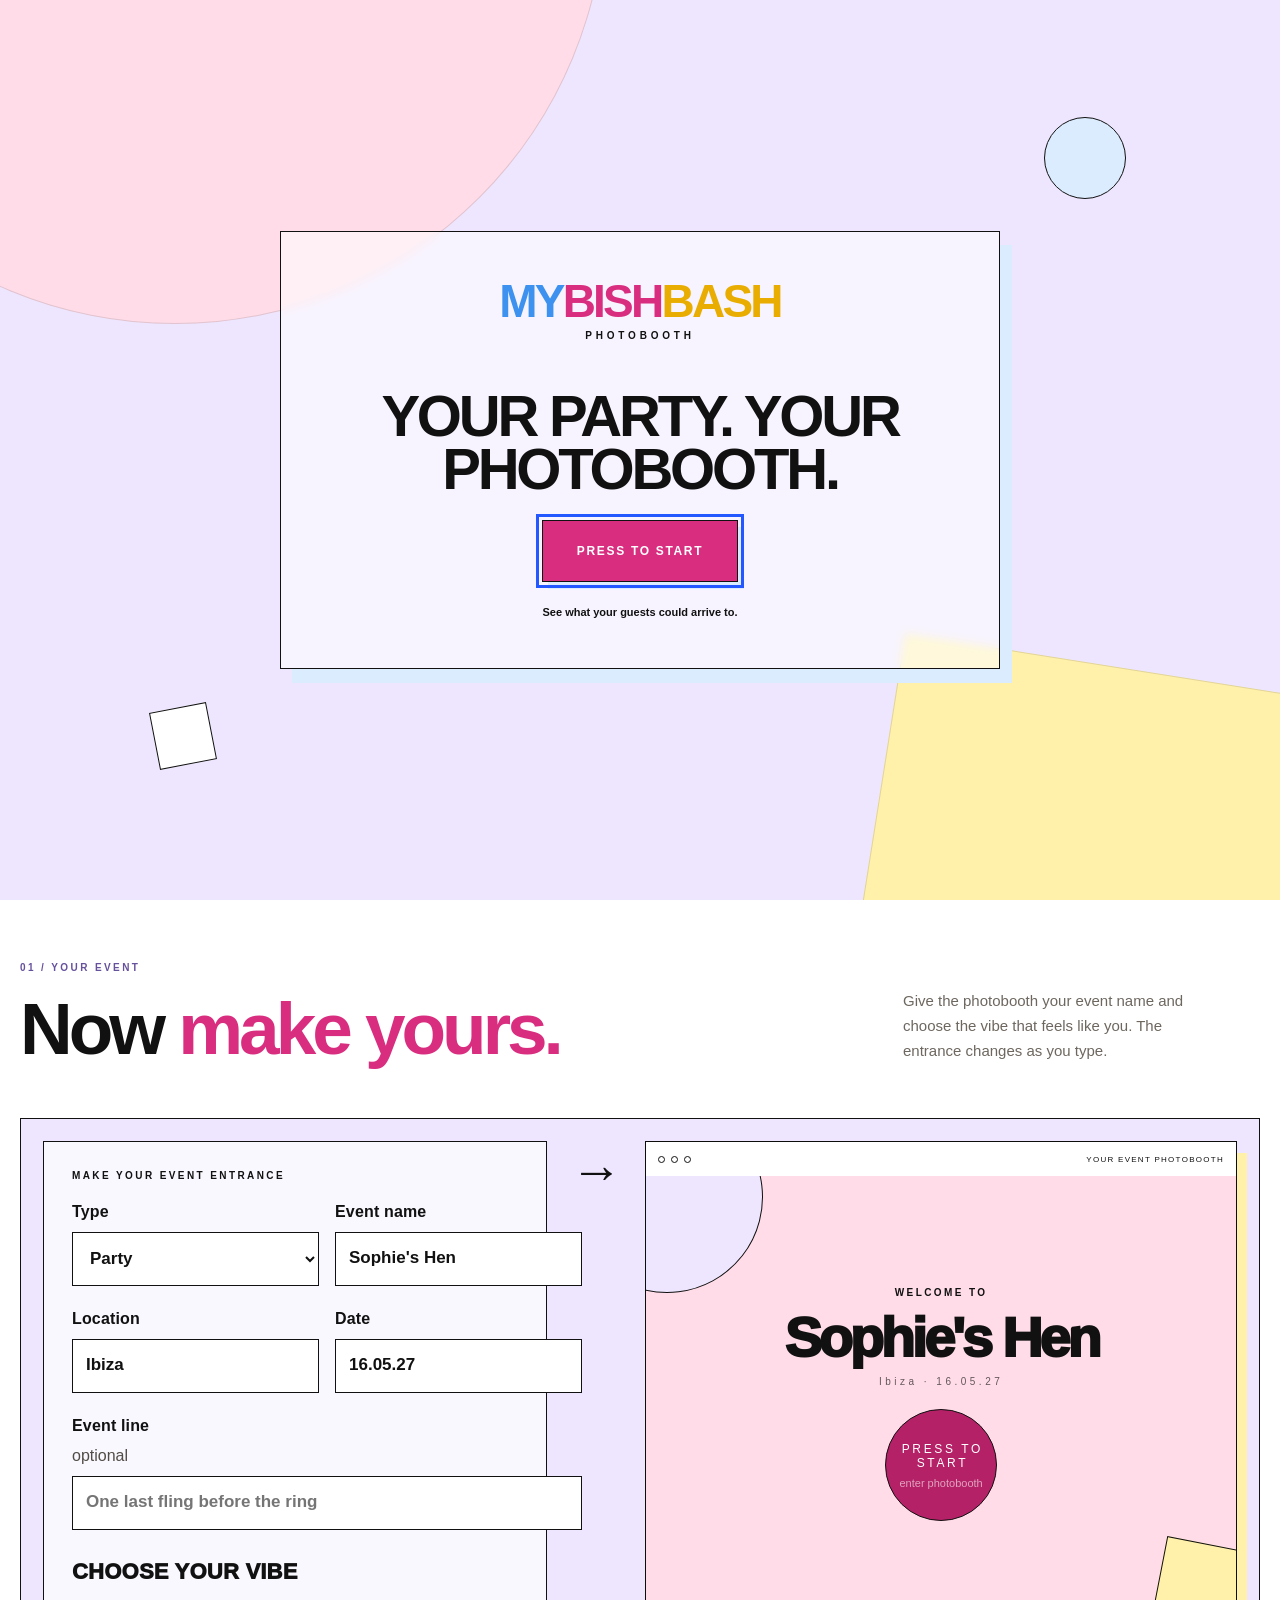
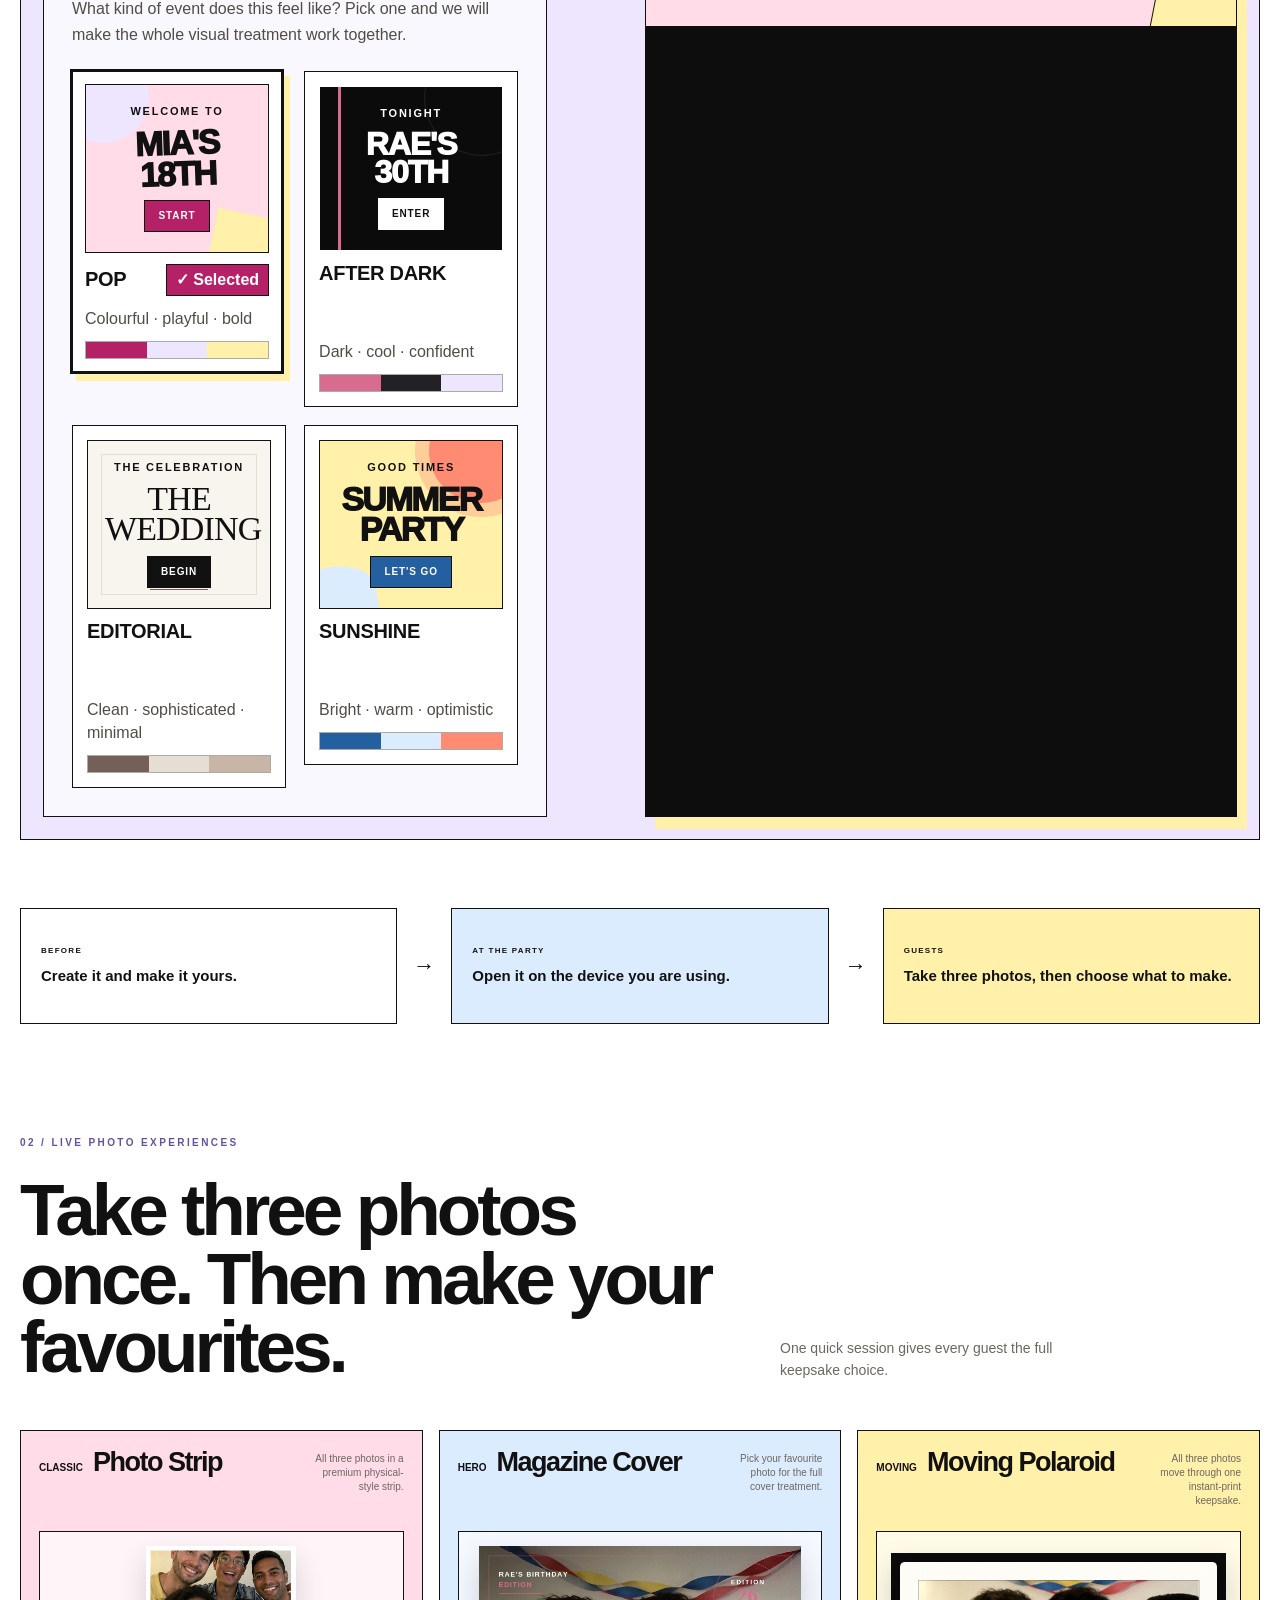
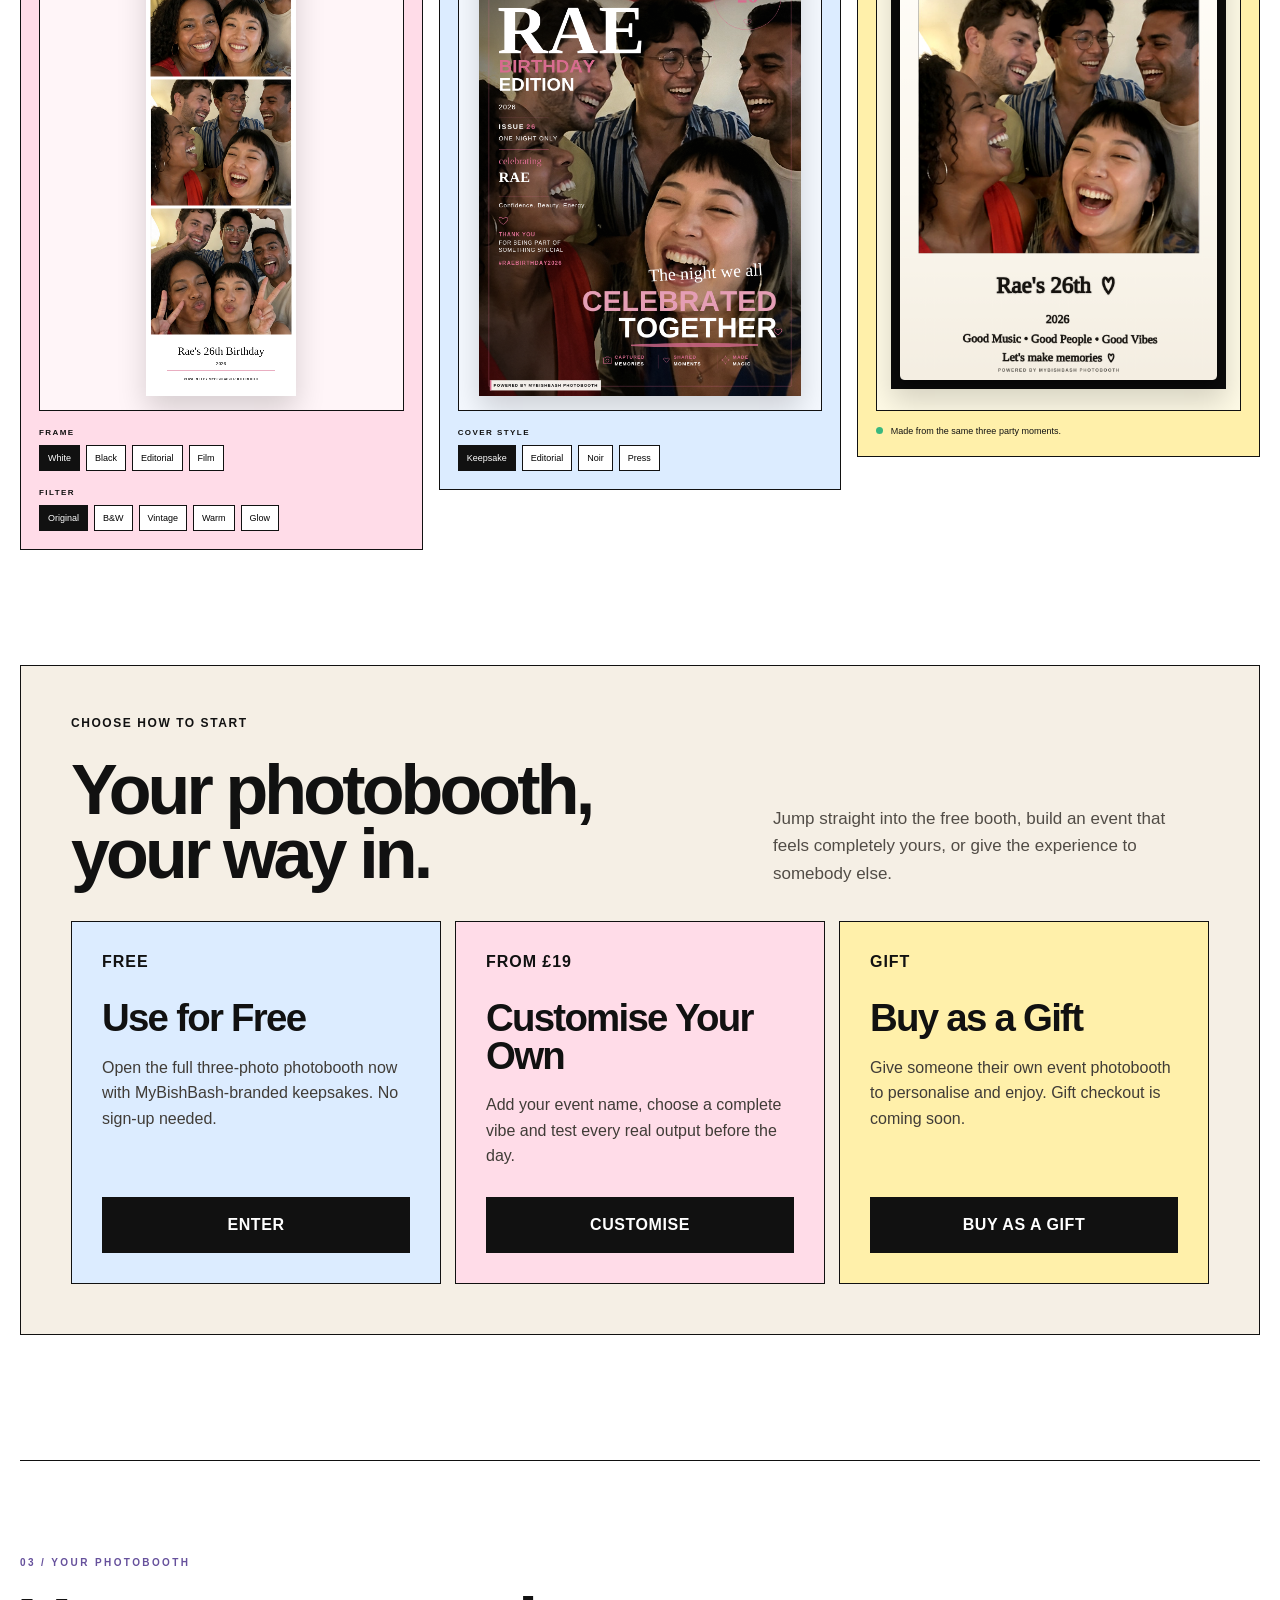
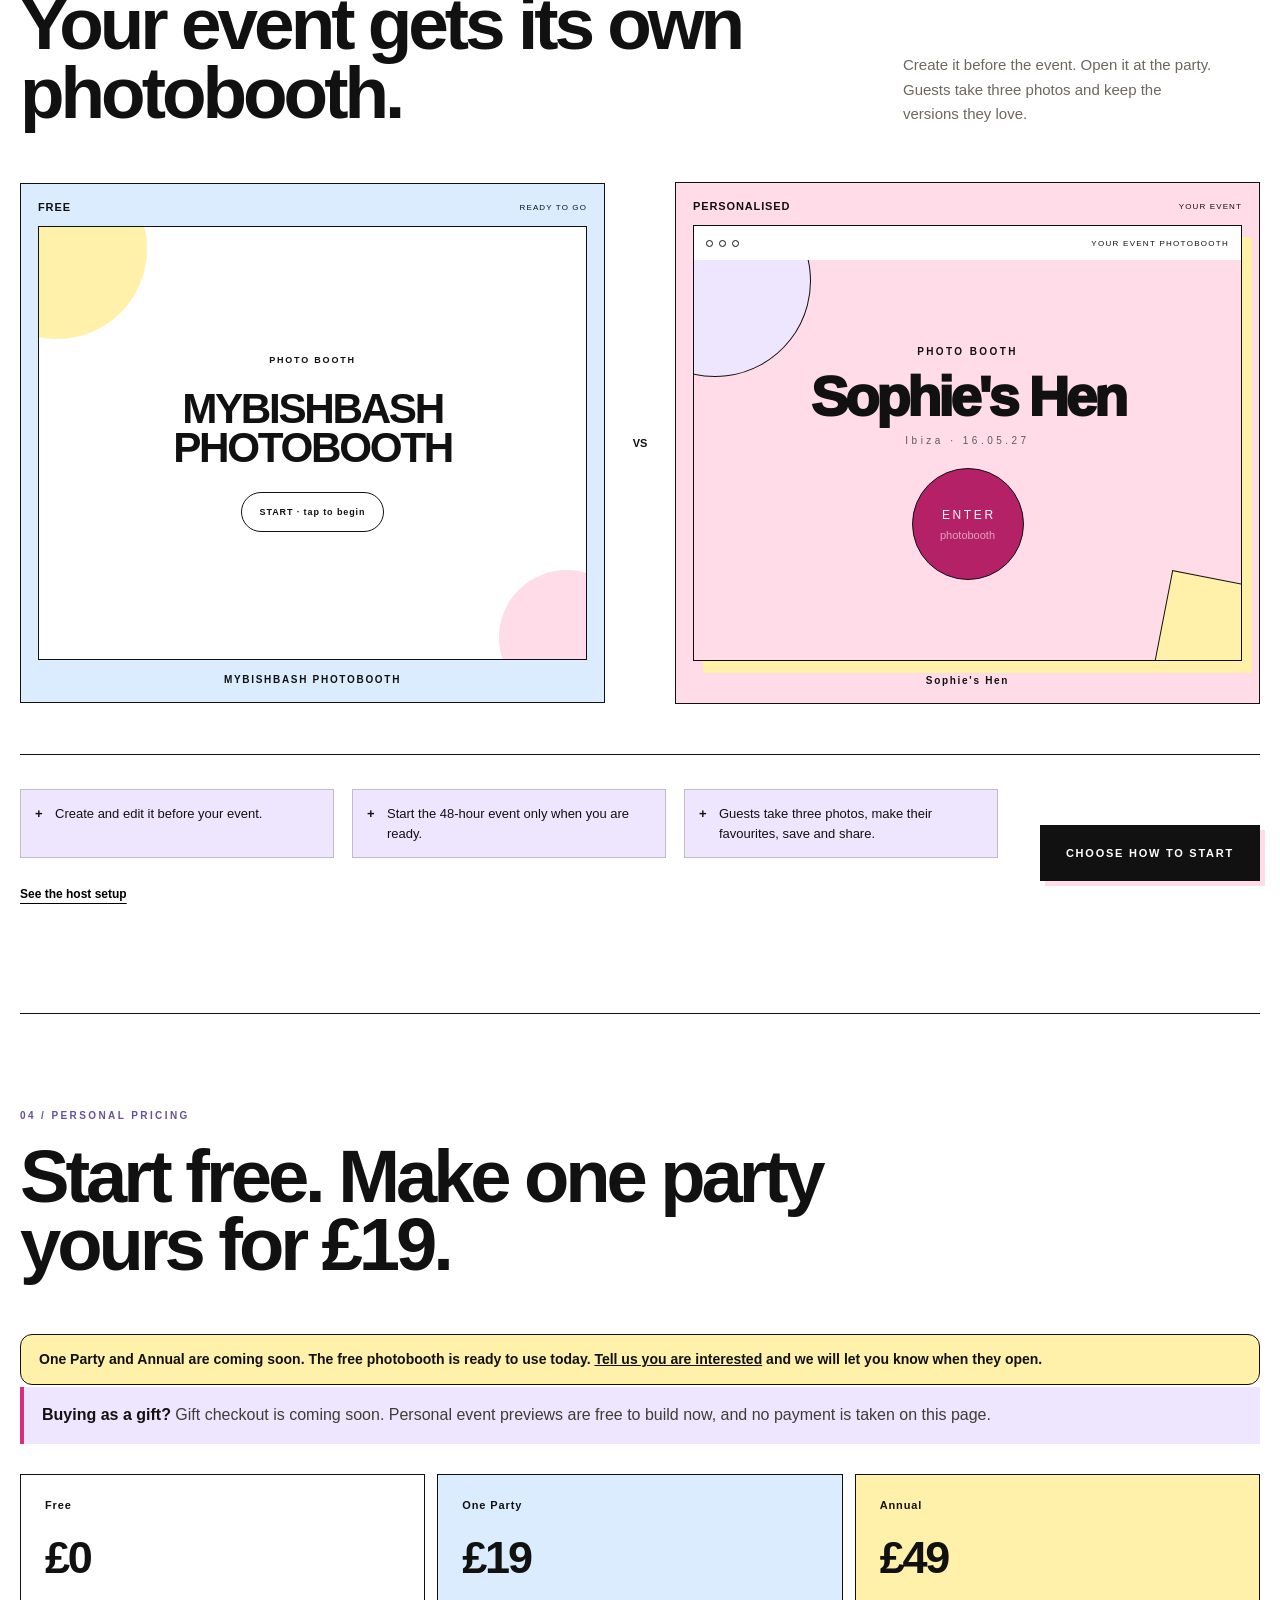
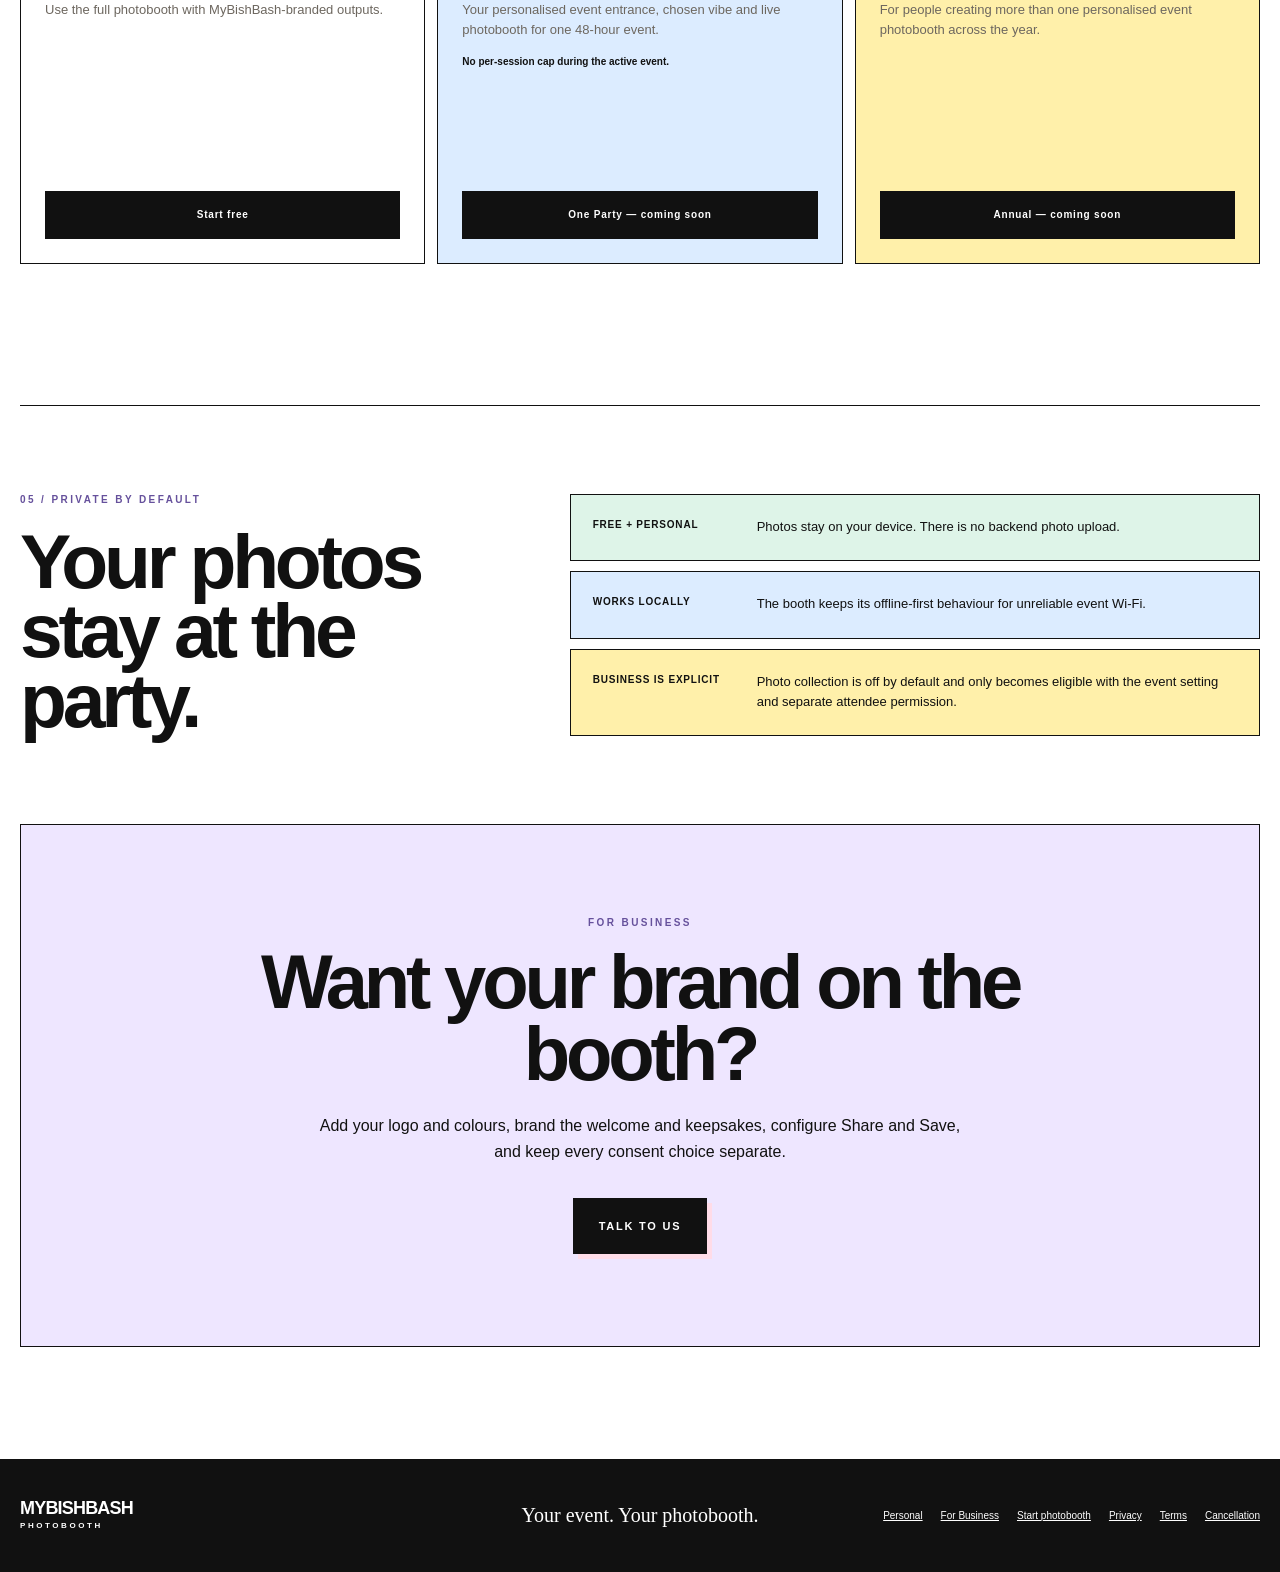
<file: index.html>
<!doctype html>
<html lang="en">
<head>
  <meta charset="utf-8" />
  <meta name="viewport" content="width=device-width, initial-scale=1, viewport-fit=cover" />
  <meta name="theme-color" content="#ffffff" />
  <meta name="apple-mobile-web-app-capable" content="yes" />
  <meta name="apple-mobile-web-app-status-bar-style" content="default" />
  <meta name="apple-mobile-web-app-title" content="MyBishBash Photobooth" />
  <meta name="description" content="Create a personalised photobooth for your event, open it at the party, and let guests make and share photo strips, moving Polaroids and magazine covers." />
  <!-- Business contact: the single source of truth. Edit here and nowhere else -
       app.js reads these and upgrades every "Talk to us" control. Supply an
       email or url and the controls become real links automatically; with
       neither, they fall back to the on-page contact block, which is why they
       point at #businessContact in the markup and can never 404. -->
  <meta name="business-contact-email" content="photobooth@mybishbash.app" />
  <meta name="business-contact-url" content="" />
  <meta name="business-contact-address" content="3A Beryl Court" />
  <meta name="photobooth-api-base" content="" />

  <!-- The site origin, in one place. PB-15 repoints this to
       https://mybishbash.app/photobooth/ at cut-over.

       The absolute URLs below MUST stay static rather than being written by
       app.js: Facebook, WhatsApp, Slack, iMessage and X do not execute
       JavaScript, so a JS-written og:url or og:image is invisible to exactly
       the surfaces this metadata exists to serve. They are therefore the one
       deliberate duplication of the origin, and app.js asserts at boot that
       they still agree with site-origin so the two cannot drift silently.
       PB-15 must update: canonical, og:url, og:image, twitter:image. -->
  <meta name="site-origin" content="https://raes-photo-booth.vercel.app" />
  <link rel="canonical" href="https://raes-photo-booth.vercel.app/" />

  <meta property="og:type" content="website" />
  <meta property="og:site_name" content="MyBishBash Photobooth" />
  <meta property="og:title" content="MyBishBash Photobooth — your event, your photobooth." />
  <meta property="og:description" content="Create your event photobooth, open it at the party, and let guests make and share photo strips, moving Polaroids and magazine covers." />
  <meta property="og:url" content="https://raes-photo-booth.vercel.app/" />
  <meta property="og:image" content="https://raes-photo-booth.vercel.app/assets/og-image.jpg" />
  <meta property="og:image:width" content="1200" />
  <meta property="og:image:height" content="630" />
  <meta property="og:image:alt" content="A personalised MyBishBash event photobooth with a photo strip, magazine cover and moving Polaroid." />
  <meta name="twitter:card" content="summary_large_image" />
  <meta name="twitter:title" content="MyBishBash Photobooth — your event, your photobooth." />
  <meta name="twitter:description" content="Create your event photobooth, open it at the party, and let guests make and share photo strips, moving Polaroids and magazine covers." />
  <meta name="twitter:image" content="https://raes-photo-booth.vercel.app/assets/og-image.jpg" />

  <link rel="manifest" href="manifest.webmanifest" />
  <link rel="icon" type="image/png" sizes="192x192" href="icons/icon-192.png" />
  <link rel="icon" type="image/png" sizes="512x512" href="icons/icon-512.png" />
  <link rel="apple-touch-icon" href="icons/icon-192.png" />
  <link rel="stylesheet" href="styles.css" />
  <title>MyBishBash Photobooth — your event, your photobooth.</title>
</head>
<body>
<noscript><p class="noscript-notice">This photobooth needs JavaScript to take and create photos. Please enable JavaScript, or open this page in a browser that supports it. The Contact, Terms, Privacy and Refunds links below still work without it.</p></noscript>
<a class="skip-link" href="#app">Skip to content</a>
<main id="app" tabindex="-1">

<p id="storageNotice" class="storage-notice" role="status" aria-live="polite" hidden></p>

<section id="siteEntrance" class="site-entrance" aria-labelledby="siteEntranceTitle" hidden>
  <div class="site-entrance-shape entrance-shape-one" aria-hidden="true"></div>
  <div class="site-entrance-shape entrance-shape-two" aria-hidden="true"></div>
  <div class="site-entrance-panel">
    <div class="entrance-wordmark" aria-label="MyBishBash Photobooth">
      <span><b>MY</b><b>BISH</b><b>BASH</b></span>
      <small>PHOTOBOOTH</small>
    </div>
    <p id="siteEntranceTitle">YOUR PARTY. YOUR PHOTOBOOTH.</p>
    <button id="siteEntranceStart" type="button">PRESS TO START</button>
    <small>See what your guests could arrive to.</small>
  </div>
</section>

<div id="cameraError" class="camera-error" role="alertdialog" aria-labelledby="cameraErrorHeading" aria-describedby="cameraErrorBody" hidden>
  <div class="camera-error-panel">
    <h2 id="cameraErrorHeading"></h2>
    <p id="cameraErrorBody"></p>
    <p id="cameraErrorHint" class="camera-error-hint" hidden></p>
    <div class="camera-error-actions">
      <button id="cameraErrorRetry" class="product-cta" type="button">TRY AGAIN</button>
      <button id="cameraErrorBack" class="product-link" type="button">Back</button>
    </div>
  </div>
</div>

<section id="landing" class="screen active landing-screen product-surface">
  <header class="site-nav" aria-label="Main navigation">
    <a class="wordmark" href="./" data-product-route="personal" aria-label="MyBishBash Photobooth home">
      <span><b>MY</b><b>BISH</b><b>BASH</b></span>
      <small>PHOTOBOOTH</small>
    </a>
    <nav class="audience-nav" aria-label="Choose product">
      <a href="./" data-product-route="personal" aria-current="page">Personal</a>
      <span aria-hidden="true">|</span>
      <a href="business" data-product-route="business">For Business</a>
    </nav>
    <button class="nav-start" data-start-photobooth type="button">Start</button>
  </header>

  <div class="landing-content">
    <section class="hero-section page-section" aria-labelledby="heroTitle">
      <div class="hero-copy">
        <p class="product-kicker hero-kicker">FOR PERSONAL EVENTS</p>
        <h1 id="heroTitle" aria-label="Your party. Your photobooth.">Your party.<br>Your <span>photobooth.</span></h1>
        <p class="hero-proposition">Create a personalised photobooth for your event, open it at the party, and let guests make and share their favourites.</p>
        <div class="hero-actions" id="heroActions">
          <!-- PB-19: exactly one of these two groups is shown, decided at boot by
               whether this device already has a saved booth (updateHeroEntryRoutes
               in app.js). A returning owner never sees the new-visitor choice. -->
          <button class="product-cta hero-start" data-start-photobooth type="button" id="heroCreateFreeBtn">
            <svg aria-hidden="true" viewBox="0 0 28 22" focusable="false"><path d="M2 6.5h5l2-3h10l2 3h5v14H2z"></path><circle cx="14" cy="13.5" r="4.5"></circle></svg>
            <span>CREATE MY FREE PHOTOBOOTH</span>
          </button>
          <button class="hero-start hero-secondary-btn" type="button" id="heroTryDemoBtn">
            <span>TRY THE DEMO</span>
          </button>
          <button class="product-cta hero-start" type="button" id="heroOpenBoothBtn" hidden>
            <svg aria-hidden="true" viewBox="0 0 28 22" focusable="false"><path d="M2 6.5h5l2-3h10l2 3h5v14H2z"></path><circle cx="14" cy="13.5" r="4.5"></circle></svg>
            <span>OPEN MY PHOTOBOOTH</span>
            <small id="heroOpenBoothIdentity"></small>
          </button>
        </div>
        <p class="trust-line" id="heroTrustLine">Free to try · No sign-up · Photos stay on your device</p>
        <p class="entrance-connection">Your guests could arrive like this. <a href="#makeYours">Now make yours.</a></p>
        <div class="hero-benefits" aria-label="Photobooth benefits">
          <span>Use a suitable phone or tablet</span>
          <span>Guests use it themselves</span>
          <span>Save &amp; share</span>
          <span>No hired booth hardware</span>
        </div>
      </div>

      <div class="hero-visual hero-collage" aria-label="Real MyBishBash photo strip, magazine cover and moving Polaroid examples">
        <span class="collage-shape collage-pink" aria-hidden="true"></span>
        <span class="collage-shape collage-blue" aria-hidden="true"></span>
        <span class="collage-shape collage-yellow" aria-hidden="true"></span>
        <canvas id="heroStripCanvas" class="hero-output hero-output-strip" role="img" aria-label="Example MyBishBash photo strip"></canvas>
        <canvas id="heroMagazineCanvas" class="hero-output hero-output-magazine" role="img" aria-label="Example MyBishBash magazine cover"></canvas>
        <canvas id="heroPolaroidCanvas" class="hero-output hero-output-polaroid" role="img" aria-label="Example MyBishBash Moving Polaroid"></canvas>
        <span class="collage-badge" aria-hidden="true">LIVE AT<br>YOUR PARTY</span>
        <span class="collage-doodle collage-heart" aria-hidden="true">♡</span>
        <span class="collage-doodle collage-star" aria-hidden="true">✦</span>
        <span class="collage-doodle collage-rays" aria-hidden="true">///</span>
      </div>
    </section>

    <section id="makeYours" class="transformation-section page-section" aria-labelledby="transformTitle">
      <div class="section-heading-row">
        <div>
          <p class="section-number">01 / YOUR EVENT</p>
          <h2 id="transformTitle">Now <span>make yours.</span></h2>
        </div>
        <p>Give the photobooth your event name and choose the vibe that feels like you. The entrance changes as you type.</p>
      </div>

      <div class="input-story event-creation-story">
        <form id="landingEventForm" class="event-demo-form" aria-label="Create an example event photobooth">
          <p class="micro-label">MAKE YOUR EVENT ENTRANCE</p>
          <div class="event-demo-fields">
            <label>Type
              <select id="landingEventType">
                <option value="party" selected>Party</option>
                <option value="birthday">Birthday</option>
                <option value="wedding">Wedding</option>
                <option value="baby-shower">Baby Shower</option>
                <option value="anniversary">Anniversary</option>
                <option value="graduation">Graduation</option>
                <option value="other">Other</option>
              </select>
            </label>
            <label>Event name<input id="landingEventName" type="text" maxlength="64" value="Sophie's Hen"></label>
            <label>Location<input id="landingEventLocation" type="text" maxlength="48" value="Ibiza"></label>
            <label>Date<input id="landingEventDate" type="text" maxlength="32" value="16.05.27"></label>
            <label class="event-line-field">Event line <small>optional</small><input id="landingEventLine" type="text" maxlength="72" placeholder="One last fling before the ring"></label>
          </div>
          <fieldset class="theme-picker landing-theme-picker" aria-describedby="landingThemeHelp">
            <legend>CHOOSE YOUR VIBE</legend>
            <p id="landingThemeHelp" class="theme-picker-help">What kind of event does this feel like? Pick one and we will make the whole visual treatment work together.</p>
            <div class="theme-grid landing-theme-grid">
              <div class="theme-choice">
                <input id="landingThemePop" class="theme-radio" name="landingTheme" type="radio" value="pop" data-landing-theme checked>
                <label class="theme-card" for="landingThemePop" data-theme="pop">
                  <span class="theme-mini-event" aria-hidden="true"><span class="theme-mini-shape one"></span><span class="theme-mini-shape two"></span><span class="theme-mini-kicker">WELCOME TO</span><span class="theme-mini-title">MIA'S 18TH</span><span class="theme-mini-button">START</span></span>
                  <span class="theme-card-head"><strong>POP</strong><span class="theme-selected" aria-hidden="true">&#10003; Selected</span></span>
                  <span class="theme-description">Colourful · playful · bold</span>
                  <span class="theme-colours" aria-hidden="true"><i></i><i></i><i></i></span>
                </label>
              </div>
              <div class="theme-choice">
                <input id="landingThemeAfterDark" class="theme-radio" name="landingTheme" type="radio" value="after-dark" data-landing-theme>
                <label class="theme-card" for="landingThemeAfterDark" data-theme="after-dark">
                  <span class="theme-mini-event" aria-hidden="true"><span class="theme-mini-shape one"></span><span class="theme-mini-shape two"></span><span class="theme-mini-kicker">TONIGHT</span><span class="theme-mini-title">RAE'S 30TH</span><span class="theme-mini-button">ENTER</span></span>
                  <span class="theme-card-head"><strong>AFTER DARK</strong><span class="theme-selected" aria-hidden="true">&#10003; Selected</span></span>
                  <span class="theme-description">Dark · cool · confident</span>
                  <span class="theme-colours" aria-hidden="true"><i></i><i></i><i></i></span>
                </label>
              </div>
              <div class="theme-choice">
                <input id="landingThemeEditorial" class="theme-radio" name="landingTheme" type="radio" value="editorial" data-landing-theme>
                <label class="theme-card" for="landingThemeEditorial" data-theme="editorial">
                  <span class="theme-mini-event" aria-hidden="true"><span class="theme-mini-shape one"></span><span class="theme-mini-shape two"></span><span class="theme-mini-kicker">THE CELEBRATION</span><span class="theme-mini-title">THE WEDDING</span><span class="theme-mini-button">BEGIN</span></span>
                  <span class="theme-card-head"><strong>EDITORIAL</strong><span class="theme-selected" aria-hidden="true">&#10003; Selected</span></span>
                  <span class="theme-description">Clean · sophisticated · minimal</span>
                  <span class="theme-colours" aria-hidden="true"><i></i><i></i><i></i></span>
                </label>
              </div>
              <div class="theme-choice">
                <input id="landingThemeSunshine" class="theme-radio" name="landingTheme" type="radio" value="sunshine" data-landing-theme>
                <label class="theme-card" for="landingThemeSunshine" data-theme="sunshine">
                  <span class="theme-mini-event" aria-hidden="true"><span class="theme-mini-shape one"></span><span class="theme-mini-shape two"></span><span class="theme-mini-kicker">GOOD TIMES</span><span class="theme-mini-title">SUMMER PARTY</span><span class="theme-mini-button">LET'S GO</span></span>
                  <span class="theme-card-head"><strong>SUNSHINE</strong><span class="theme-selected" aria-hidden="true">&#10003; Selected</span></span>
                  <span class="theme-description">Bright · warm · optimistic</span>
                  <span class="theme-colours" aria-hidden="true"><i></i><i></i><i></i></span>
                </label>
              </div>
            </div>
          </fieldset>
        </form>
        <span class="story-arrow" aria-hidden="true">→</span>
        <div class="booth-browser event-demo-browser">
          <div class="booth-browser-bar" aria-hidden="true"><span></span><span></span><span></span><small>your event photobooth</small></div>
          <div id="landingEventPreview" class="booth-example event-entrance-card" data-theme="pop">
            <p class="eyebrow">WELCOME TO</p>
            <h3 id="landingPreviewTitle">SOPHIE'S HEN</h3>
            <p id="landingPreviewMeta" class="booth-example-date">IBIZA · 16.05.27</p>
            <p id="landingPreviewLine" class="event-preview-line" hidden></p>
            <button id="previewCreatedBooth" class="round-start compact" type="button">
              <span>PRESS TO START</span>
              <small>enter photobooth</small>
            </button>
          </div>
        </div>
      </div>

      <div class="live-party-story" aria-label="How an event photobooth works">
        <article><span>BEFORE</span><strong>Create it and make it yours.</strong></article>
        <i aria-hidden="true">→</i>
        <article><span>AT THE PARTY</span><strong>Open it on the device you are using.</strong></article>
        <i aria-hidden="true">→</i>
        <article><span>GUESTS</span><strong>Take three photos, then choose what to make.</strong></article>
      </div>

      <div class="guest-output-heading">
        <p class="section-number">02 / LIVE PHOTO EXPERIENCES</p>
        <h2>Take three photos once. Then make your favourites.</h2>
        <p>One quick session gives every guest the full keepsake choice.</p>
      </div>

      <div class="output-demo-grid">
        <article class="output-demo-card strip-demo-card">
          <div class="demo-card-head">
            <div><span>CLASSIC</span><h3>Photo Strip</h3></div>
            <p>All three photos in a premium physical-style strip.</p>
          </div>
          <div class="demo-canvas-stage strip-stage"><canvas id="landingStripCanvas"></canvas></div>
          <div class="demo-control-group">
            <span>FRAME</span>
            <div class="demo-chip-row">
              <button class="active" data-demo-frame="white" type="button">White</button>
              <button data-demo-frame="black" type="button">Black</button>
              <button data-demo-frame="editorial" type="button">Editorial</button>
              <button data-demo-frame="film" type="button">Film</button>
            </div>
          </div>
          <div class="demo-control-group">
            <span>FILTER</span>
            <div class="demo-chip-row">
              <button class="active" data-demo-filter="original" type="button">Original</button>
              <button data-demo-filter="bw" type="button">B&amp;W</button>
              <button data-demo-filter="vintage" type="button">Vintage</button>
              <button data-demo-filter="warm" type="button">Warm</button>
              <button data-demo-filter="glow" type="button">Glow</button>
            </div>
          </div>
        </article>

        <article class="output-demo-card magazine-demo-card">
          <div class="demo-card-head">
            <div><span>HERO</span><h3>Magazine Cover</h3></div>
            <p>Pick your favourite photo for the full cover treatment.</p>
          </div>
          <div class="demo-canvas-stage"><canvas id="landingMagazineCanvas"></canvas></div>
          <div class="demo-control-group">
            <span>COVER STYLE</span>
            <div class="demo-chip-row">
              <button class="active" data-demo-template="keepsake" type="button">Keepsake</button>
              <button data-demo-template="editorial" type="button">Editorial</button>
              <button data-demo-template="noir" type="button">Noir</button>
              <button data-demo-template="press" type="button">Press</button>
            </div>
          </div>
        </article>

        <article class="output-demo-card polaroid-demo-card">
          <div class="demo-card-head">
            <div><span>MOVING</span><h3>Moving Polaroid</h3></div>
            <p>All three photos move through one instant-print keepsake.</p>
          </div>
          <div class="demo-canvas-stage"><canvas id="landingPolaroidCanvas"></canvas></div>
          <p class="motion-note"><span aria-hidden="true"></span> Made from the same three party moments.</p>
        </article>
      </div>

      <section id="personalPaths" class="personal-entry-paths" aria-labelledby="personalPathsTitle">
        <div class="personal-entry-intro">
          <p class="micro-label">CHOOSE HOW TO START</p>
          <h2 id="personalPathsTitle">Your photobooth, your way in.</h2>
          <p>Jump straight into the free booth, build an event that feels completely yours, or give the experience to somebody else.</p>
        </div>
        <div class="personal-entry-grid">
          <article class="personal-entry-card free-path">
            <span>FREE</span>
            <h3>Use for Free</h3>
            <p>Open the full three-photo photobooth now with MyBishBash-branded keepsakes. No sign-up needed.</p>
            <button data-start-photobooth type="button">ENTER</button>
          </article>
          <article class="personal-entry-card customise-path">
            <span>FROM £19</span>
            <h3>Customise Your Own</h3>
            <p>Add your event name, choose a complete vibe and test every real output before the day.</p>
            <button id="openPersonalSetupSecondary" type="button">CUSTOMISE</button>
          </article>
          <article class="personal-entry-card gift-path">
            <span>GIFT</span>
            <h3>Buy as a Gift</h3>
            <p>Give someone their own event photobooth to personalise and enjoy. Gift checkout is coming soon.</p>
            <a href="#giftAccess">BUY AS A GIFT</a>
          </article>
        </div>
      </section>
    </section>

    <section class="personal-value-section page-section" aria-labelledby="personalValueTitle">
      <div class="section-heading-row">
        <div>
          <p class="section-number">03 / YOUR PHOTOBOOTH</p>
          <h2 id="personalValueTitle">Your event gets its own photobooth.</h2>
        </div>
        <p>Create it before the event. Open it at the party. Guests take three photos and keep the versions they love.</p>
      </div>
      <div class="compare-grid">
        <article class="compare-card free-compare">
          <div class="compare-label"><span>FREE</span><small>READY TO GO</small></div>
          <div class="free-welcome-demo" aria-label="Free MyBishBash Photobooth welcome">
            <p>PHOTO BOOTH</p>
            <h3>MYBISHBASH<br>PHOTOBOOTH</h3>
            <span>START · tap to begin</span>
          </div>
          <strong>MYBISHBASH PHOTOBOOTH</strong>
        </article>
        <div class="compare-versus" aria-hidden="true">VS</div>
        <article class="compare-card personal-compare">
          <div class="compare-label"><span>PERSONALISED</span><small>YOUR EVENT</small></div>
          <div class="booth-browser personal-welcome-browser">
            <div class="booth-browser-bar" aria-hidden="true">
              <span></span><span></span><span></span>
              <small>your event photobooth</small>
            </div>
            <div class="booth-example">
              <p class="eyebrow">PHOTO BOOTH</p>
              <h3 id="personalCompareTitle">Sophie’s Hen</h3>
              <p id="personalCompareMeta" class="booth-example-date">IBIZA · 16.05.27</p>
              <button id="previewExampleBooth" class="round-start compact" type="button">
                <span>ENTER</span>
                <small>photobooth</small>
              </button>
            </div>
          </div>
          <strong id="personalCompareLabel">SOPHIE’S HEN</strong>
        </article>
      </div>
      <div class="personal-proof">
        <div class="personal-proof-copy">
          <ul>
            <li>Create and edit it before your event.</li>
            <li>Start the 48-hour event only when you are ready.</li>
            <li>Guests take three photos, make their favourites, save and share.</li>
          </ul>
          <button id="openPersonalSetup" class="product-link" type="button">See the host setup</button>
        </div>
        <a class="product-cta" href="#personalPaths">CHOOSE HOW TO START</a>
      </div>
    </section>

    <section id="pricing" class="pricing-section page-section" aria-labelledby="pricingTitle">
      <p class="section-number">04 / PERSONAL PRICING</p>
      <h2 id="pricingTitle">Start free. Make one party yours for £19.</h2>
      <p id="pricingNotice" class="pricing-notice" role="status" hidden>One Party and Annual are coming soon. The free photobooth is ready to use today. <a data-personal-interest-contact data-plan-label="Personal launch" href="#pricing">Tell us you are interested</a> and we will let you know when they open.</p>
      <p id="giftAccess" class="gift-availability"><strong>Buying as a gift?</strong> Gift checkout is coming soon. Personal event previews are free to build now, and no payment is taken on this page.</p>
      <div class="pricing-grid">
        <article class="price-card">
          <p>Free</p>
          <h3>£0</h3>
          <span>Use the full photobooth with MyBishBash-branded outputs.</span>
          <button data-start-photobooth type="button">Start free</button>
        </article>
        <article class="price-card one-party-card">
          <p>One Party</p>
          <h3>£19</h3>
          <span>Your personalised event entrance, chosen vibe and live photobooth for one 48-hour event.</span>
          <small>No per-session cap during the active event.</small>
          <button data-checkout-plan="ONE_EVENT" type="button">One Party — coming soon</button>
        </article>
        <article class="price-card">
          <p>Annual</p>
          <h3>£49</h3>
          <span>For people creating more than one personalised event photobooth across the year.</span>
          <button data-checkout-plan="PERSONAL_12_MONTH" type="button">Annual — coming soon</button>
        </article>
      </div>
      <div id="checkoutStatus" class="checkout-status" role="status" aria-live="polite"></div>
      <div id="restoreAccessSection">
      <button id="restoreAccessBtn" class="restore-link" type="button">Restore Personal access</button>
      <form id="restoreAccessForm" class="restore-form" hidden>
        <label for="restoreEmail">Email used at checkout</label>
        <div><input id="restoreEmail" type="email" inputmode="email" autocomplete="email" maxlength="254"><button id="requestRestoreBtn" type="button">Send restore link</button></div>
        <label for="restoreCode">Your access code</label>
        <div><input id="restoreCode" type="text" autocomplete="one-time-code" maxlength="96"><button type="submit">Restore</button></div>
        <small>We respond the same way whether or not an address exists. Access is granted only after the server verifies a completed purchase.</small>
      </form>
      </div>
    </section>

    <section class="privacy-section page-section" aria-labelledby="privacyTitle">
      <div>
        <p class="section-number">05 / PRIVATE BY DEFAULT</p>
        <h2 id="privacyTitle">Your photos stay at the party.</h2>
      </div>
      <div class="privacy-points">
        <p><strong>Free + Personal</strong><span>Photos stay on your device. There is no backend photo upload.</span></p>
        <p><strong>Works locally</strong><span>The booth keeps its offline-first behaviour for unreliable event Wi-Fi.</span></p>
        <p><strong>Business is explicit</strong><span>Photo collection is off by default and only becomes eligible with the event setting and separate attendee permission.</span></p>
      </div>
    </section>

    <section class="business-teaser page-section">
      <p class="product-kicker">FOR BUSINESS</p>
      <h2>Want your brand on the booth?</h2>
      <p>Add your logo and colours, brand the welcome and keepsakes, configure Share and Save, and keep every consent choice separate.</p>
      <a class="product-cta" data-business-contact href="#businessContact">TALK TO US</a>
    </section>
  </div>

  <footer class="site-footer">
    <a class="wordmark inverse" href="./" data-product-route="personal"><span><b>MY</b><b>BISH</b><b>BASH</b></span><small>PHOTOBOOTH</small></a>
    <p>Your event. Your photobooth.</p>
    <nav><a href="./" data-product-route="personal">Personal</a><a href="business" data-product-route="business">For Business</a><button data-start-photobooth type="button">Start photobooth</button><a href="/privacy.html">Privacy</a><a href="/terms.html">Terms</a><a href="/refunds.html">Cancellation</a></nav>
  </footer>
</section>

<section id="business" class="screen business-screen product-surface">
  <header class="site-nav business-nav" aria-label="Business navigation">
    <a class="wordmark" href="./" data-product-route="personal"><span><b>MY</b><b>BISH</b><b>BASH</b></span><small>PHOTOBOOTH</small></a>
    <nav class="audience-nav">
      <a href="./" data-product-route="personal">Personal</a>
      <span aria-hidden="true">|</span>
      <a href="business" data-product-route="business" aria-current="page">For Business</a>
    </nav>
    <a class="nav-start business-contact-link" data-business-contact href="#businessContact">Talk to us</a>
  </header>

  <div class="business-content">
    <section class="business-hero page-section" aria-labelledby="businessTitle">
      <div>
        <p class="product-kicker">MYBISHBASH FOR BUSINESS</p>
        <h2 id="businessTitle">Want your brand on the booth?</h2>
        <p>Build a branded photobooth activation with real event controls—not a fixed one-size-fits-all flow.</p>
        <a class="product-cta" data-business-contact href="#businessContact">TALK TO US</a>
      </div>
      <div class="business-audience-list" aria-label="Who Business is for">
        <span>BRANDS</span><span>VENUES</span><span>EVENT AGENCIES</span><span>COMPANIES</span><span>SCHOOLS</span><span>ORGANISERS</span>
      </div>
    </section>

    <section class="brand-lab page-section" aria-labelledby="brandLabTitle">
      <div class="brand-lab-copy">
        <p class="section-number">01 / BRAND THE REAL OUTPUT</p>
        <h2 id="brandLabTitle">Your brand’s photobooth.</h2>
        <p>Preview brand-safe controls against the real Magazine renderer. Uploaded assets remain separate from guest photographs.</p>
        <div class="brand-fields">
          <label>Organisation name<input id="businessBrandName" type="text" value="Northstar Studio" maxlength="48"></label>
          <div class="brand-colours">
            <label>Primary colour<input id="businessPrimary" type="color" value="#2357ff"></label>
            <label>Accent colour<input id="businessSecondary" type="color" value="#ffcf33"></label>
          </div>
          <label class="brand-file">Logo preview <input id="businessLogo" type="file" accept="image/png,image/jpeg,image/svg+xml"><small>PNG or JPG recommended. SVG is accepted only after safe validation. Maximum 2 MB.</small></label>
          <p id="businessLogoStatus" class="field-status" role="status" aria-live="polite"></p>
        </div>
      </div>
      <div class="business-preview-wrap"><canvas id="businessPreviewCanvas"></canvas><p>Live renderer preview</p></div>
    </section>

    <section class="business-capabilities page-section" aria-labelledby="businessCapabilitiesTitle">
      <p class="section-number">02 / BEYOND WHITE-LABELLING</p>
      <h2 id="businessCapabilitiesTitle">Configure the event you’re actually running.</h2>
      <div class="capability-cards">
        <article><span>BRAND</span><h3>Booth + outputs</h3><p>Welcome screen, Tap to Begin, Strip, Magazine and Moving Polaroid, with optional white-labelling and bespoke templates later.</p></article>
        <article><span>DELIVERY</span><h3>Share, save or email</h3><p>Choose immediate Share/Save or a configured delivery flow. Free and Personal keep normal Share and Save.</p></article>
        <article><span>DATA</span><h3>Useful, not a giant CRM</h3><p>Event-level attendee and consent records, with a simple export for the organiser.</p></article>
      </div>
    </section>

    <section class="activation-builder page-section" aria-labelledby="activationTitle">
      <div class="activation-intro">
        <p class="section-number">03 / EVENT FLOW</p>
        <h2 id="activationTitle">Every event can make its own choices.</h2>
        <p>This public preview shows the independent switches the Business architecture supports. Nothing is pre-ticked for an attendee.</p>
      </div>
      <div class="activation-grid">
        <fieldset class="config-panel">
          <legend>ORGANISER CONFIGURATION</legend>
          <label class="toggle"><input id="businessCollectEmail" type="checkbox"><span>Collect email address</span></label>
          <label class="toggle"><input id="businessRequireEmail" type="checkbox"><span>Require email before completion</span></label>
          <label class="toggle"><input id="businessAllowShare" type="checkbox" checked><span>Show Share button</span></label>
          <label class="toggle"><input id="businessAllowSave" type="checkbox" checked><span>Show Save/download</span></label>
          <label class="toggle"><input id="businessMarketingConsent" type="checkbox"><span>Offer marketing opt-in</span></label>
          <label class="toggle"><input id="businessPublicityConsent" type="checkbox"><span>Ask for publicity/photo-use permission</span></label>
          <label class="toggle"><input id="businessCollectPhotos" type="checkbox"><span>Collect consented photos</span></label>
          <p class="config-warning">Photo collection stays off by default. Enabling it does not replace the attendee’s separate permission.</p>
        </fieldset>

        <div class="guest-form-preview">
          <p class="micro-label">ATTENDEE VIEW</p>
          <h3>Your photo is ready</h3>
          <label id="businessEmailPreview">Email address<input type="email" inputmode="email" placeholder="you@example.com"></label>
          <label id="businessMarketingPreview" class="consent-line"><input type="checkbox"> <span>I’d like to hear about news and offers from <b>Northstar Studio</b>.</span></label>
          <label id="businessPublicityPreview" class="consent-line"><input type="checkbox"> <span>I give <b>Northstar Studio</b> permission to use my photographs from this event for promotional purposes.</span></label>
          <small>The wording and version are stored with each recorded choice. Giving an email never implies marketing or photo-use consent.</small>
          <div class="guest-actions"><button type="button">Share</button><button type="button">Save</button></div>
        </div>
      </div>
    </section>

    <section class="business-privacy page-section" aria-labelledby="businessPrivacyTitle">
      <p class="section-number">04 / DATA BOUNDARIES</p>
      <h2 id="businessPrivacyTitle">Local-first remains the default.</h2>
      <div class="privacy-flow">
        <div><strong>FREE + PERSONAL</strong><span>Photos stay on the device</span></div>
        <i aria-hidden="true"></i>
        <div><strong>BUSINESS</strong><span>Collection must be enabled</span></div>
        <i aria-hidden="true"></i>
        <div><strong>ATTENDEE</strong><span>Separate permission must be given</span></div>
        <i aria-hidden="true"></i>
        <div><strong>ONLY THEN</strong><span>The authorised output can upload</span></div>
      </div>
      <p class="legal-note">Consent wording must be configured and reviewed for the organisation and use case. Marketing consent and photo-publicity permission are separate decisions.</p>
    </section>

    <section id="businessContact" class="business-contact page-section" aria-labelledby="businessContactTitle">
      <p class="product-kicker">GET IN TOUCH</p>
      <h2 id="businessContactTitle">Talk to us about your event.</h2>
      <p>Tell us the event, the venue and roughly how many people, and we will come back to you.</p>
      <address id="businessContactDetails" class="business-contact-details"></address>
    </section>

    <section class="business-final page-section">
      <p class="product-kicker">FOR YOUR NEXT EVENT</p>
      <h2>Build the booth around the activation.</h2>
      <p>Brand the experience, choose how guests receive it, and collect only what the event has genuinely configured and earned permission to use.</p>
      <a class="product-cta" data-business-contact href="#businessContact">TALK TO US</a>
    </section>
  </div>

  <footer class="site-footer business-footer">
    <a class="wordmark inverse" href="./" data-product-route="personal"><span><b>MY</b><b>BISH</b><b>BASH</b></span><small>PHOTOBOOTH</small></a>
    <p>Business photobooths, configured event by event.</p>
    <nav><a href="./" data-product-route="personal">Personal</a><a href="business" data-product-route="business">For Business</a><a href="/privacy.html">Privacy</a><a href="/terms.html">Terms</a><a href="/refunds.html">Cancellation</a></nav>
  </footer>
</section>

<section id="welcome" class="screen welcome-screen booth-surface">
  <div class="booth-corner-actions">
    <button id="backToProduct" class="settings-link back-link" type="button">BACK TO WEBSITE</button>
    <button id="openSettings" class="settings-link host-only" type="button">EDIT EVENT</button>
  </div>
  <div class="welcome-inner">
    <p class="eyebrow" id="welcomeEyebrow">WELCOME TO</p>
    <h2 id="welcomeTitle">Your Celebration</h2>
    <p id="welcomeDate" class="welcome-date"></p>
    <p id="welcomeEventLine" class="welcome-event-line" hidden></p>
    <p id="welcomeEndedMessage" class="welcome-ended-message" hidden>This event has ended. Keepsakes already saved on this device are still available to the host.</p>
    <div id="welcomePinPanel" class="welcome-pin-panel" hidden>
      <p id="welcomePinMessage">This photobooth is just for this event’s guests.</p>
      <form id="welcomePinForm">
        <label for="welcomePinInput">Guest PIN</label>
        <div><input id="welcomePinInput" type="password" inputmode="numeric" autocomplete="one-time-code" pattern="[0-9]{4}" maxlength="4" aria-describedby="welcomePinStatus"><button type="submit">ENTER</button></div>
      </form>
      <p id="welcomePinStatus" role="status" aria-live="polite"></p>
    </div>
    <!-- PB-19: shown only while previewing the example event (boothExampleMode).
         The demo is a look, never a capture — enterGuestBooth() in app.js keeps
         Start from ever reaching the camera here and reveals this panel instead. -->
    <div id="welcomeDemoPanel" class="welcome-demo-panel" hidden>
      <p>This is a live preview — nothing here is saved, and the camera is never used.</p>
      <button id="welcomeDemoCreateBtn" class="product-cta" type="button">CREATE MY FREE PHOTOBOOTH</button>
    </div>
    <button id="startBtn" class="round-start" type="button">
      <span id="startLabelText">ENTER</span>
      <small id="startHintText">photobooth</small>
    </button>
    <section id="hostEventControls" class="host-event-controls host-only" aria-labelledby="hostEventStatusLabel">
      <p id="hostEventStatusLabel">HOST PREVIEW</p>
      <p id="hostEventStatusText">Preview the guest experience. Your event clock has not started.</p>
      <div>
        <button id="previewEventBtn" class="secondary-btn" type="button">TEST CAMERA &amp; OUTPUTS</button>
        <button id="activateEventBtn" class="primary-btn" type="button">START EVENT</button>
      </div>
    </section>
    <p id="welcomePoweredBy" class="booth-powered">Powered by MyBishBash Photobooth</p>
  </div>
</section>

<section id="camera" class="screen camera-screen booth-surface">
  <div class="camera-wrap">
    <video id="video" autoplay playsinline muted></video>
    <canvas id="captureCanvas" hidden></canvas>
    <canvas id="motionCanvas" hidden></canvas>
    <div class="camera-shade"></div>
    <div id="stripFramingGuide" class="strip-framing-guide" hidden aria-hidden="true"><span>STRIP CROP</span></div>
    <div class="camera-top">
      <span><b id="cameraExperienceLabel">YOUR PHOTOBOOTH</b><small id="shotLabel" role="status" aria-live="polite" aria-atomic="true">PHOTO 1 / 3</small></span>
      <button id="cancelCapture" class="plain-btn" type="button">CANCEL</button>
    </div>
    <div id="promptText" class="prompt-text"></div>
    <div id="countdown" class="countdown" role="status" aria-live="assertive" aria-atomic="true"></div>
    <div id="flash" class="flash"></div>
    <p class="camera-brand">MYBISHBASH PHOTOBOOTH</p>
  </div>
</section>

<section id="review" class="screen review-screen booth-surface">
  <div id="confettiLayer" class="confetti-layer" aria-hidden="true"></div>
  <div id="hostTestBar" class="host-test-bar" hidden>
    <p><strong>TEST MODE</strong><span>Nothing is saved to your Event Gallery and your event has not started.</span></p>
    <button id="exitTestPreview" type="button">BACK TO EVENT SETUP</button>
  </div>
  <div class="review-grid">
    <div class="preview-column">
      <p id="resultsKicker" class="results-kicker">YOUR PHOTO STRIP</p>
      <div class="preview-stage" role="region" aria-labelledby="resultsKicker">
        <canvas id="mainCanvas" role="img" aria-label="Your rendered photobooth output"></canvas>
        <video id="polaroidVideo" class="polaroid-video" autoplay muted playsinline loop hidden aria-label="Your moving Polaroid output"></video>
      </div>
    </div>

    <aside class="review-panel">
      <div id="reviewModeNav" class="review-nav" role="tablist" aria-label="Choose output" hidden>
        <button class="mode-tab active" id="stripTab" data-mode="strip" type="button" role="tab" aria-selected="true" aria-controls="stripControls">STRIP</button>
        <button class="mode-tab" id="magazineTab" data-mode="magazine" type="button" role="tab" aria-selected="false" aria-controls="magazineControls">MAGAZINE</button>
        <button class="mode-tab" id="polaroidTab" data-mode="polaroid" type="button" role="tab" aria-selected="false" aria-controls="polaroidControls">POLAROID</button>
      </div>

      <div id="stripControls" class="mode-controls active" role="tabpanel" aria-labelledby="stripTab">
        <p class="control-label" id="frameLabelText">FRAME</p>
        <div id="frameChoices" class="choice-row"></div>
        <p class="control-label" id="filterLabelText">FILTER</p>
        <div id="filterChoices" class="choice-row"></div>
      </div>

      <div id="magazineControls" class="mode-controls" role="tabpanel" aria-labelledby="magazineTab">
        <div id="magazinePickStep">
          <p class="control-label" id="pickLabelText">PICK YOUR COVER PHOTO</p>
          <div id="coverPhotoChoices" class="photo-choice-grid"></div>
        </div>
        <div id="magazineStyleStep" hidden>
          <p class="control-label" id="styleLabelText">CHOOSE A STYLE</p>
          <div id="magazineStyleChoices" class="mag-style-grid"></div>
          <button id="changeCoverPhoto" class="text-action" type="button">Choose a different photo</button>
        </div>
      </div>

      <div id="polaroidControls" class="mode-controls" role="tabpanel" aria-labelledby="polaroidTab">
        <p class="control-label" id="polaroidLabelText">MOVING POLAROID</p>
        <p id="polaroidStatus" class="polaroid-status"></p>
        <button id="polaroidPlayBtn" class="secondary-btn polaroid-play-btn" type="button" hidden>PLAY MOTION</button>
      </div>

      <section id="businessCompletion" class="business-completion" hidden aria-labelledby="businessCompletionTitle">
        <p class="control-label" id="businessCompletionTitle">YOUR DELIVERY DETAILS</p>
        <label id="guestEmailField">Email address<input id="guestEmail" type="email" inputmode="email" autocomplete="email"></label>
        <label id="guestMarketingField" class="consent-line"><input id="guestMarketingConsent" type="checkbox"><span id="guestMarketingWording"></span></label>
        <label id="guestPublicityField" class="consent-line"><input id="guestPublicityConsent" type="checkbox"><span id="guestPublicityWording"></span></label>
        <button id="businessContinue" class="primary-btn" type="button">Continue</button>
      </section>

      <p id="outputBrandingNote" class="output-branding-note">Free keepsakes include tasteful MyBishBash Photobooth credit.</p>
      <div class="share-row">
        <button id="shareBtn" class="primary-btn" type="button">Share</button>
        <button id="saveBtn" class="secondary-btn" type="button">Save</button>
      </div>
      <button id="stillPhotoBtn" class="still-photo-btn text-action" type="button" hidden>Still photo</button>
      <p id="exportStatus" class="export-status" role="status" aria-live="polite"></p>
      <button id="nextGuestBtn" class="next-btn" type="button">Next guest →</button>
      <button id="retakeBtn" class="text-action" type="button">Retake photos</button>
      <button id="boothHomeBtn" class="booth-home-btn" type="button">Home</button>
    </aside>
  </div>
</section>

<section id="timeout" class="screen timeout-screen booth-surface">
  <div>
    <p class="eyebrow" id="endEyebrow">SESSION COMPLETE</p>
    <h2 id="endMessage">Thank you ♡</h2>
  </div>
</section>

<section id="settings" class="screen settings-screen product-surface" aria-labelledby="settingsTitle">
  <div class="settings-shell">
    <div class="settings-head">
      <div>
        <p class="eyebrow">PERSONAL SETUP</p>
        <h2 id="settingsTitle">Build My Event Photobooth</h2>
        <p id="settingsAccessNote" class="settings-access-note">Preview the Personal experience, then choose access when you are ready to use it.</p>
      </div>
      <button id="closeSettings" class="close-btn" type="button" aria-label="Close customisation">×</button>
    </div>

    <div class="setup-progress" role="tablist" aria-label="Customise your photobooth">
      <button id="setupStep0" class="active" data-setup-step="0" type="button" role="tab" aria-selected="true" aria-controls="setupPanel0"><span>1</span>Event</button>
      <button id="setupStep1" data-setup-step="1" type="button" role="tab" aria-selected="false" aria-controls="setupPanel1"><span>2</span>Vibe</button>
      <button id="setupStep2" data-setup-step="2" type="button" role="tab" aria-selected="false" aria-controls="setupPanel2"><span>3</span>Words</button>
      <button id="setupStep3" data-setup-step="3" type="button" role="tab" aria-selected="false" aria-controls="setupPanel3"><span>4</span>Test</button>
      <button id="setupStep4" data-setup-step="4" type="button" role="tab" aria-selected="false" aria-controls="setupPanel4"><span>5</span>Ready</button>
    </div>

    <div class="admin-grid guided-grid">
      <div class="settings-fields">
        <section id="setupPanel0" class="setup-step active" data-setup-panel="0" role="tabpanel" aria-labelledby="setupStep0">
          <div class="kit-picker" aria-labelledby="chooseKitTitle" aria-describedby="kitPickerHelp">
            <p class="step-kicker">START HERE</p>
            <h3 id="chooseKitTitle">Pick a Booth Kit</h3>
            <p id="kitPickerHelp" class="field-help large">One tap sets the event type, vibe, output style and starting words below. Everything stays yours to edit afterwards.</p>
            <div class="kit-grid" role="list">
              <button class="kit-card" type="button" data-kit="birthday" aria-pressed="false" role="listitem">
                <span class="kit-card-head"><strong>Birthday</strong><span class="kit-selected" aria-hidden="true">&#10003; Applied</span></span>
                <span class="kit-description">Warm and joyful — cake, candles, your people</span>
                <span class="kit-colours" aria-hidden="true"><i></i><i></i><i></i></span>
              </button>
              <button class="kit-card" type="button" data-kit="wedding" aria-pressed="false" role="listitem">
                <span class="kit-card-head"><strong>Wedding</strong><span class="kit-selected" aria-hidden="true">&#10003; Applied</span></span>
                <span class="kit-description">Elegant and editorial, ready for the big day</span>
                <span class="kit-colours" aria-hidden="true"><i></i><i></i><i></i></span>
              </button>
              <button class="kit-card" type="button" data-kit="kids-party" aria-pressed="false" role="listitem">
                <span class="kit-card-head"><strong>Kids Party</strong><span class="kit-selected" aria-hidden="true">&#10003; Applied</span></span>
                <span class="kit-description">Bright, bold primaries — built for chaos</span>
                <span class="kit-colours" aria-hidden="true"><i></i><i></i><i></i></span>
              </button>
              <button class="kit-card" type="button" data-kit="minimal" aria-pressed="false" role="listitem">
                <span class="kit-card-head"><strong>Minimal</strong><span class="kit-selected" aria-hidden="true">&#10003; Applied</span></span>
                <span class="kit-description">Clean and understated, out of the way</span>
                <span class="kit-colours" aria-hidden="true"><i></i><i></i><i></i></span>
              </button>
              <button class="kit-card kit-card-scratch" type="button" data-kit="" aria-pressed="false" role="listitem">
                <span class="kit-card-head"><strong>Start from scratch</strong><span class="kit-selected" aria-hidden="true">&#10003; Applied</span></span>
                <span class="kit-description">Skip the presets — set every field yourself.</span>
              </button>
            </div>
            <canvas id="kitJoyCanvas" class="kit-joy-canvas" aria-hidden="true" hidden></canvas>
            <p id="kitPickerStatus" class="kit-picker-status" role="status" aria-live="polite" hidden></p>
          </div>
          <input id="setKitId" type="hidden" value="">
          <p class="step-kicker">STEP 1 OF 5</p>
          <h3>Name your event</h3>
          <p class="field-help large">Tell us the event. MyBishBash carries its identity through the entrance and every finished output.</p>
          <div class="field-grid">
            <label>Event type<select id="setEventType"><option value="birthday">Birthday</option><option value="wedding">Wedding</option><option value="baby-shower">Baby Shower</option><option value="anniversary">Anniversary</option><option value="graduation">Graduation</option><option value="party">Party</option><option value="other">Other</option></select></label>
            <label>Event title<input id="setEventTitle" type="text" maxlength="64" placeholder="Rae’s 26th Birthday"></label>
            <label>Location <small>optional</small><input id="setLocation" type="text" maxlength="48" placeholder="Ibiza"></label>
            <label>Date<input id="setDate" type="text" maxlength="32" placeholder="16.05.27"></label>
            <label>Date detail<select id="setDatePrecision"><option value="exact">Exact date</option><option value="approximate">Month / approximate</option><option value="unknown">Not sure yet</option></select></label>
            <label>Event line <small>optional</small><input id="setEventLine" type="text" maxlength="72" placeholder="One last fling before the ring"></label>
          </div>
          <div class="default-proof"><span>AUTOMATIC</span><p>Magazine masthead, issue lines, Strip signature and Polaroid handwriting update from the event title.</p></div>
        </section>

        <section id="setupPanel1" class="setup-step" data-setup-panel="1" role="tabpanel" aria-labelledby="setupStep1" hidden>
          <p class="step-kicker">STEP 2 OF 5</p>
          <h3 id="chooseVibeTitle">CHOOSE YOUR VIBE</h3>
          <p id="eventThemeHelp" class="field-help large">What kind of event does this feel like? Choose one complete visual treatment and we will make the colours, type and details work together.</p>
          <fieldset class="theme-picker host-theme-picker" aria-labelledby="chooseVibeTitle" aria-describedby="eventThemeHelp">
            <div class="theme-grid host-theme-grid">
              <div class="theme-choice">
                <input id="themePop" class="theme-radio" name="eventTheme" type="radio" value="pop" data-event-theme checked>
                <label class="theme-card" for="themePop" data-theme="pop">
                  <span class="theme-mini-event" aria-hidden="true"><span class="theme-mini-shape one"></span><span class="theme-mini-shape two"></span><span class="theme-mini-kicker">WELCOME TO</span><span class="theme-mini-title">MIA'S 18TH</span><span class="theme-mini-button">START</span></span>
                  <span class="theme-card-head"><strong>POP</strong><span class="theme-selected" aria-hidden="true">&#10003; Selected</span></span>
                  <span class="theme-description">Colourful · playful · bold</span>
                  <span class="theme-colours" aria-hidden="true"><i></i><i></i><i></i></span>
                </label>
              </div>
              <div class="theme-choice">
                <input id="themeAfterDark" class="theme-radio" name="eventTheme" type="radio" value="after-dark" data-event-theme>
                <label class="theme-card" for="themeAfterDark" data-theme="after-dark">
                  <span class="theme-mini-event" aria-hidden="true"><span class="theme-mini-shape one"></span><span class="theme-mini-shape two"></span><span class="theme-mini-kicker">TONIGHT</span><span class="theme-mini-title">RAE'S 30TH</span><span class="theme-mini-button">ENTER</span></span>
                  <span class="theme-card-head"><strong>AFTER DARK</strong><span class="theme-selected" aria-hidden="true">&#10003; Selected</span></span>
                  <span class="theme-description">Dark · cool · confident</span>
                  <span class="theme-colours" aria-hidden="true"><i></i><i></i><i></i></span>
                </label>
              </div>
              <div class="theme-choice">
                <input id="themeEditorial" class="theme-radio" name="eventTheme" type="radio" value="editorial" data-event-theme>
                <label class="theme-card" for="themeEditorial" data-theme="editorial">
                  <span class="theme-mini-event" aria-hidden="true"><span class="theme-mini-shape one"></span><span class="theme-mini-shape two"></span><span class="theme-mini-kicker">THE CELEBRATION</span><span class="theme-mini-title">THE WEDDING</span><span class="theme-mini-button">BEGIN</span></span>
                  <span class="theme-card-head"><strong>EDITORIAL</strong><span class="theme-selected" aria-hidden="true">&#10003; Selected</span></span>
                  <span class="theme-description">Clean · sophisticated · minimal</span>
                  <span class="theme-colours" aria-hidden="true"><i></i><i></i><i></i></span>
                </label>
              </div>
              <div class="theme-choice">
                <input id="themeSunshine" class="theme-radio" name="eventTheme" type="radio" value="sunshine" data-event-theme>
                <label class="theme-card" for="themeSunshine" data-theme="sunshine">
                  <span class="theme-mini-event" aria-hidden="true"><span class="theme-mini-shape one"></span><span class="theme-mini-shape two"></span><span class="theme-mini-kicker">GOOD TIMES</span><span class="theme-mini-title">SUMMER PARTY</span><span class="theme-mini-button">LET'S GO</span></span>
                  <span class="theme-card-head"><strong>SUNSHINE</strong><span class="theme-selected" aria-hidden="true">&#10003; Selected</span></span>
                  <span class="theme-description">Bright · warm · optimistic</span>
                  <span class="theme-colours" aria-hidden="true"><i></i><i></i><i></i></span>
                </label>
              </div>
            </div>
          </fieldset>
          <div class="field-grid host-defaults">
            <label>Strip frame<select id="setStripFrame"><option value="white">White</option><option value="black">Black</option><option value="editorial">Editorial</option><option value="film">Film</option></select></label>
            <label>Strip finish<select id="setStripFilter"><option value="original">Original</option><option value="bw">B&amp;W</option><option value="vintage">Vintage</option><option value="warm">Warm</option><option value="glow">Glow</option></select></label>
            <label>Magazine default<select id="setMagazineTemplate"><option value="keepsake">Keepsake</option><option value="editorial">Editorial</option><option value="noir">Noir</option><option value="press">Press</option></select></label>
          </div>
          <div class="guest-pin-setup">
            <label class="toggle"><input id="setGuestPinEnabled" type="checkbox"><span>Keep this photobooth just for your guests</span></label>
            <label id="setGuestPinField" hidden>Four-digit Guest PIN<input id="setGuestPin" type="password" inputmode="numeric" autocomplete="new-password" pattern="[0-9]{4}" maxlength="4" placeholder="••••"><small>Lightweight access control on this device—not secure password protection.</small></label>
          </div>
        </section>

        <section id="setupPanel2" class="setup-step" data-setup-panel="2" role="tabpanel" aria-labelledby="setupStep2" hidden>
          <p class="step-kicker">STEP 3 OF 5</p>
          <h3>Personalise your wording</h3>
          <p class="field-help large">A handful of high-impact lines is enough. Leave anything blank and MyBishBash writes a sensible default.</p>
          <div class="field-grid">
            <label>Welcome eyebrow<input id="setWelcomeEyebrow" type="text" maxlength="32"></label>
            <label>Start button<input id="setStartLabel" type="text" maxlength="20"></label>
            <label>Start button hint<input id="setStartHint" type="text" maxlength="28"></label>
            <label>Camera prompts<input id="setPromptLines" type="text" maxlength="120"></label>
            <label>Strip top line<input id="setStripTop" type="text" maxlength="54"></label>
            <label>Strip second line<input id="setStripSecond" type="text" maxlength="64"></label>
            <label>Strip signature<input id="setStripSignature" type="text" maxlength="64"></label>
            <label>Strip date<input id="setStripDate" type="text" maxlength="40"></label>
            <label>Polaroid first line<input id="setPolaroidLine1" type="text" maxlength="30"></label>
            <label>Polaroid final line<input id="setPolaroidLine4" type="text" maxlength="46"></label>
          </div>
        </section>

        <section id="setupPanel3" class="setup-step" data-setup-panel="3" role="tabpanel" aria-labelledby="setupStep3" hidden>
          <p class="step-kicker">STEP 4 OF 5</p>
          <h3>Test and fine-tune</h3>
          <p class="field-help large">Use the always-visible preview to compare every real output. Then test the real camera before the event starts.</p>
          <div class="test-setup-card">
            <p class="control-label">A QUICK REAL-WORLD CHECK</p>
            <h4>Put the device where your guests will stand.</h4>
            <p>Choose <strong>Test real camera</strong> in the preview. Take the usual three photos, check the framing, light and background, then come straight back here to adjust anything.</p>
            <ul><li>Is everyone comfortably in frame?</li><li>Is the light flattering enough?</li><li>Does the finished Strip, Magazine and Moving Polaroid feel right?</li></ul>
          </div>
        </section>

        <section id="setupPanel4" class="setup-step" data-setup-panel="4" role="tabpanel" aria-labelledby="setupStep4" hidden>
          <p class="step-kicker">STEP 5 OF 5</p>
          <h3>Your photobooth is ready</h3>
          <p class="field-help large">Save and preview now. The 48-hour event begins only after the host deliberately presses Start Event on the event device.</p>
          <div class="setup-summary">
            <p><span>EVENT</span><strong id="setupSummaryTitle">Your Celebration</strong></p>
            <p><span>BRANDING</span><strong>Powered by MyBishBash Photobooth</strong></p>
            <p><span>PHOTOS</span><strong>Stored locally on this device</strong></p>
          </div>
          <p id="settingsSaveStatus" class="settings-save-status" role="status" aria-live="polite" hidden></p>
          <div class="final-setup-actions">
            <button id="saveSettings" class="primary-btn" type="button">Save my booth</button>
            <button id="launchCustomBooth" class="secondary-btn" type="button">Open event entrance</button>
            <button id="choosePersonalPlan" class="text-action" type="button">View Personal pricing</button>
          </div>
          <div class="setup-pass-actions">
            <p><strong>Set up another device</strong><span>A Setup Pass moves this configuration only. It carries no photos and never starts the event.</span></p>
            <div><button id="copySetupPass" class="text-action" type="button">Copy Setup Pass link</button><button id="shareSetupPass" class="text-action" type="button">Share Setup Pass</button></div>
            <p id="setupPassStatus" role="status" aria-live="polite"></p>
          </div>
        </section>

        <div class="setup-step-actions">
          <button id="setupBack" class="text-action" type="button" hidden>Back</button>
          <button id="setupNext" class="primary-btn" type="button">Next</button>
        </div>

        <details id="advancedSettings" class="advanced-settings">
          <summary><span>Advanced settings</span><small>Typography, every Magazine line, camera behaviour and local gallery</small></summary>
          <div class="advanced-inner">
            <h3>Magazine Cover</h3>
            <p class="field-help">One set of cover lines adapts across the available styles. Leave a field blank and it is written for you from the event title.</p>
            <div class="field-grid">
              <label>Masthead<input id="setCoverMasthead" type="text" maxlength="28"></label>
              <label>Occasion word<input id="setCoverOccasion" type="text" maxlength="28"></label>
              <label>Script line<input id="setCoverScript" type="text" maxlength="36"></label>
              <label>Top right 1<input id="setCoverSkyline1" type="text" maxlength="34"></label>
              <label>Top right 2<input id="setCoverSkyline2" type="text" maxlength="34"></label>
              <label>Top right 3<input id="setCoverSkyline3" type="text" maxlength="34"></label>
              <label>Feature 1 headline<input id="setCoverF1Title" type="text" maxlength="46"></label>
              <label>Feature 1 sub-line<input id="setCoverF1Dek" type="text" maxlength="64"></label>
              <label>Feature 2 headline<input id="setCoverF2Title" type="text" maxlength="46"></label>
              <label>Feature 2 sub-line<input id="setCoverF2Dek" type="text" maxlength="64"></label>
              <label>Feature 3 headline<input id="setCoverF3Title" type="text" maxlength="46"></label>
              <label>Feature 3 sub-line<input id="setCoverF3Dek" type="text" maxlength="64"></label>
              <label>Cover line (big)<input id="setCoverBig" type="text" maxlength="26"></label>
              <label>Cover line sub<input id="setCoverBigDek" type="text" maxlength="64"></label>
              <label>Footer line<input id="setCoverFooter" type="text" maxlength="52"></label>
              <label>Barcode text<input id="setCoverBarcode" type="text" maxlength="18"></label>
            </div>

            <h3>Keepsake Cover</h3>
            <p class="field-help">Extra lines for Keepsake. Edition numbering is tracked independently from the 20-item local gallery.</p>
            <div class="field-grid">
              <label>Eyebrow<input id="setCoverEyebrow" type="text" maxlength="40"></label>
              <label>Stacked lines<input id="setCoverStack" type="text" maxlength="30"></label>
              <label>Date line<input id="setCoverDateLine" type="text" maxlength="24"></label>
              <label>Small script<input id="setCoverScriptSmall" type="text" maxlength="24"></label>
              <label>Hero script<input id="setCoverHeroScript" type="text" maxlength="34"></label>
              <label>Hero line<input id="setCoverHero" type="text" maxlength="26"></label>
              <label>Thank you line<input id="setCoverThanks" type="text" maxlength="70"></label>
              <label>Hashtag<input id="setCoverHashtag" type="text" maxlength="32"></label>
              <label>Icon labels<input id="setCoverIcons" type="text" maxlength="80"></label>
              <label>Guests expected<input id="setCoverEditionOf" type="text" maxlength="5"></label>
              <label>Badge word “edition”<input id="setCoverEditionWord" type="text" maxlength="16"></label>
              <label>Badge word “of”<input id="setCoverOfWord" type="text" maxlength="10"></label>
            </div>

            <h3>Typography</h3>
            <p class="field-help">Device-safe type choices keep every keepsake consistent. Specimens are drawn by the same canvas renderer.</p>
            <div id="fontRoles" class="font-roles"></div>
            <input id="setFontDisplay" type="hidden"><input id="setFontText" type="hidden"><input id="setFontCondensed" type="hidden"><input id="setFontScript" type="hidden"><input id="setFontHand" type="hidden">

            <h3>Moving Polaroid</h3>
            <div class="field-grid">
              <label>Handwritten line 2<input id="setPolaroidLine2" type="text" maxlength="40"></label>
              <label>Handwritten line 3<input id="setPolaroidLine3" type="text" maxlength="46"></label>
              <label>Older saved sessions<select id="setPolaroidTransition"><option value="crossfade">Crossfade</option><option value="cut">Hard cut</option></select></label>
              <label>While it renders<input id="setPolaroidBusyLabel" type="text" maxlength="40"></label>
              <label>When it is ready<input id="setPolaroidReadyLabel" type="text" maxlength="46"></label>
              <label>If video is unavailable<input id="setPolaroidStillLabel" type="text" maxlength="52"></label>
            </div>

            <h3>Screen Text</h3>
            <div class="field-grid">
              <label>Cancel button<input id="setCancelLabel" type="text" maxlength="20"></label>
              <label>Shot counter<input id="setShotLabelFormat" type="text" maxlength="30"></label>
              <label>Strip tab<input id="setStripTabLabel" type="text" maxlength="20"></label>
              <label>Magazine tab<input id="setMagazineTabLabel" type="text" maxlength="20"></label>
              <label>Polaroid tab<input id="setPolaroidTabLabel" type="text" maxlength="20"></label>
              <label>Polaroid label<input id="setPolaroidLabel" type="text" maxlength="24"></label>
              <label>Frame label<input id="setFrameLabel" type="text" maxlength="24"></label>
              <label>Filter label<input id="setFilterLabel" type="text" maxlength="24"></label>
              <label>Pick-photo label<input id="setPickLabel" type="text" maxlength="34"></label>
              <label>Choose-style label<input id="setStyleLabel" type="text" maxlength="34"></label>
              <label>Change-photo link<input id="setChangePhotoLabel" type="text" maxlength="34"></label>
              <label>Share button<input id="setShareLabel" type="text" maxlength="20"></label>
              <label>Save button<input id="setSaveLabel" type="text" maxlength="20"></label>
              <label>Next-guest button<input id="setNextLabel" type="text" maxlength="24"></label>
              <label>Retake link<input id="setRetakeLabel" type="text" maxlength="24"></label>
              <label>End-screen eyebrow<input id="setEndEyebrow" type="text" maxlength="32"></label>
              <label>End-screen message<input id="setEndMessage" type="text" maxlength="40"></label>
            </div>

            <h3>Booth behaviour</h3>
            <div class="field-grid"><label>Countdown<select id="setCountdown"><option value="3">3 seconds</option><option value="5">5 seconds</option></select></label></div>
            <div class="toggle-grid">
              <label class="toggle"><input id="setMirror" type="checkbox"><span>Mirror front camera</span></label>
              <label class="toggle"><input id="setPrompts" type="checkbox"><span>Group prompts</span></label>
              <label class="toggle"><input id="setShutter" type="checkbox"><span>Shutter sound</span></label>
              <label class="toggle"><input id="setFlash" type="checkbox"><span>Flash effect</span></label>
              <label class="toggle"><input id="setConfetti" type="checkbox"><span>Confetti reveal</span></label>
            </div>

            <h3>Event Gallery</h3>
            <div class="gallery-tools"><p class="gallery-help">Recent booth sessions stored only on this device.</p><button id="clearGallery" class="text-action gallery-clear" type="button">Clear event gallery</button></div>
            <div id="eventGallery" class="event-gallery"></div>
            <div class="settings-actions"><button id="resetSettings" class="text-action" type="button">Reset defaults</button></div>
          </div>
        </details>
      </div>

      <aside class="admin-preview" aria-labelledby="adminPreviewHeading">
        <div class="admin-preview-head">
          <div>
            <p class="step-kicker">LIVE OUTPUT</p>
            <h3 id="adminPreviewHeading">See your booth as you build it</h3>
          </div>
          <p>Your wording, colours and choices update here using the real production renderers.</p>
        </div>
        <div class="admin-preview-tabs" role="tablist" aria-label="Choose an event surface to preview">
          <button id="adminPreviewTabEventHome" class="admin-preview-tab active" data-preview="event-home" type="button" role="tab" aria-selected="true" aria-controls="adminEventHomePreview" tabindex="0">EVENT HOME</button>
          <button id="adminPreviewTabStrip" class="admin-preview-tab" data-preview="strip" type="button" role="tab" aria-selected="false" aria-controls="adminPreviewCanvas" tabindex="-1">PHOTO STRIP</button>
          <button id="adminPreviewTabMagazine" class="admin-preview-tab" data-preview="magazine" type="button" role="tab" aria-selected="false" aria-controls="adminPreviewCanvas" tabindex="-1">MAGAZINE</button>
          <button id="adminPreviewTabPolaroid" class="admin-preview-tab" data-preview="polaroid" type="button" role="tab" aria-selected="false" aria-controls="adminPreviewCanvas" tabindex="-1">MOVING POLAROID</button>
        </div>
        <div class="admin-preview-stage">
          <div id="adminEventHomePreview" class="admin-event-home-preview welcome-screen" data-theme="pop" role="tabpanel" aria-labelledby="adminPreviewTabEventHome">
            <div class="welcome-inner">
              <p id="adminEventPreviewEyebrow" class="eyebrow">PHOTO BOOTH</p>
              <h3 id="adminEventPreviewTitle">Your Celebration</h3>
              <p id="adminEventPreviewMeta" class="welcome-date">YOUR EVENT</p>
              <p id="adminEventPreviewLine" class="welcome-event-line" hidden></p>
              <span class="round-start compact admin-event-home-button" aria-hidden="true"><span id="adminEventPreviewStart">PRESS TO START</span><small id="adminEventPreviewHint">enter photobooth</small></span>
            </div>
          </div>
          <canvas id="adminPreviewCanvas" role="tabpanel" aria-labelledby="adminPreviewTabStrip" aria-label="Live preview of your customised Photo Strip" hidden></canvas>
        </div>
        <button id="adminPreviewPlayMotion" class="admin-preview-play-motion" type="button" hidden>PLAY MOTION</button>
        <div class="admin-preview-controls">
          <div class="orientation-control">
            <span>PHOTO ORIENTATION</span>
            <div class="orientation-tabs" role="group" aria-label="Photo orientation">
              <button class="admin-orientation-tab active" data-orientation="landscape" type="button" aria-pressed="true">Landscape</button>
              <button class="admin-orientation-tab" data-orientation="portrait" type="button" aria-pressed="false">Portrait</button>
            </div>
          </div>
          <div class="preview-photo-picker">
            <div class="preview-photo-copy">
              <strong>USE MY PHOTOS</strong>
              <span>Choose up to three photos from this device. They stay in this preview and never enter the Event Gallery.</span>
            </div>
            <label class="preview-upload-action" for="adminPreviewPhotos">USE MY PHOTOS<input id="adminPreviewPhotos" type="file" accept="image/*" multiple></label>
            <p id="previewPhotoStatus" role="status" aria-live="polite"></p>
            <div id="previewPhotoThumbs" class="preview-photo-thumbs" aria-label="Selected preview photos"></div>
            <button id="clearPreviewPhotos" class="text-action" type="button" hidden>Clear my preview photos</button>
          </div>
        </div>
        <button id="testCameraFromSettings" class="test-camera-btn" type="button">TEST REAL CAMERA</button>
        <p class="preview-note">Test photos are temporary. Your event starts only when you deliberately choose Start Event.</p>
      </aside>
    </div>
  </div>
</section>

</main>
<script src="fonts.js"></script>
<script src="covers.js"></script>
<script src="polaroid.js"></script>
<script src="mp4.js"></script>
<script src="product.js"></script>
<script src="event.js"></script>
<script src="kits.js"></script>
<script src="clients.js"></script>
<script src="strip.js"></script>
<script src="motion.js"></script>
<script src="app.js"></script>
<script src="marketing.js"></script>
<script src="landing.js"></script>
</body>
</html>
</file>
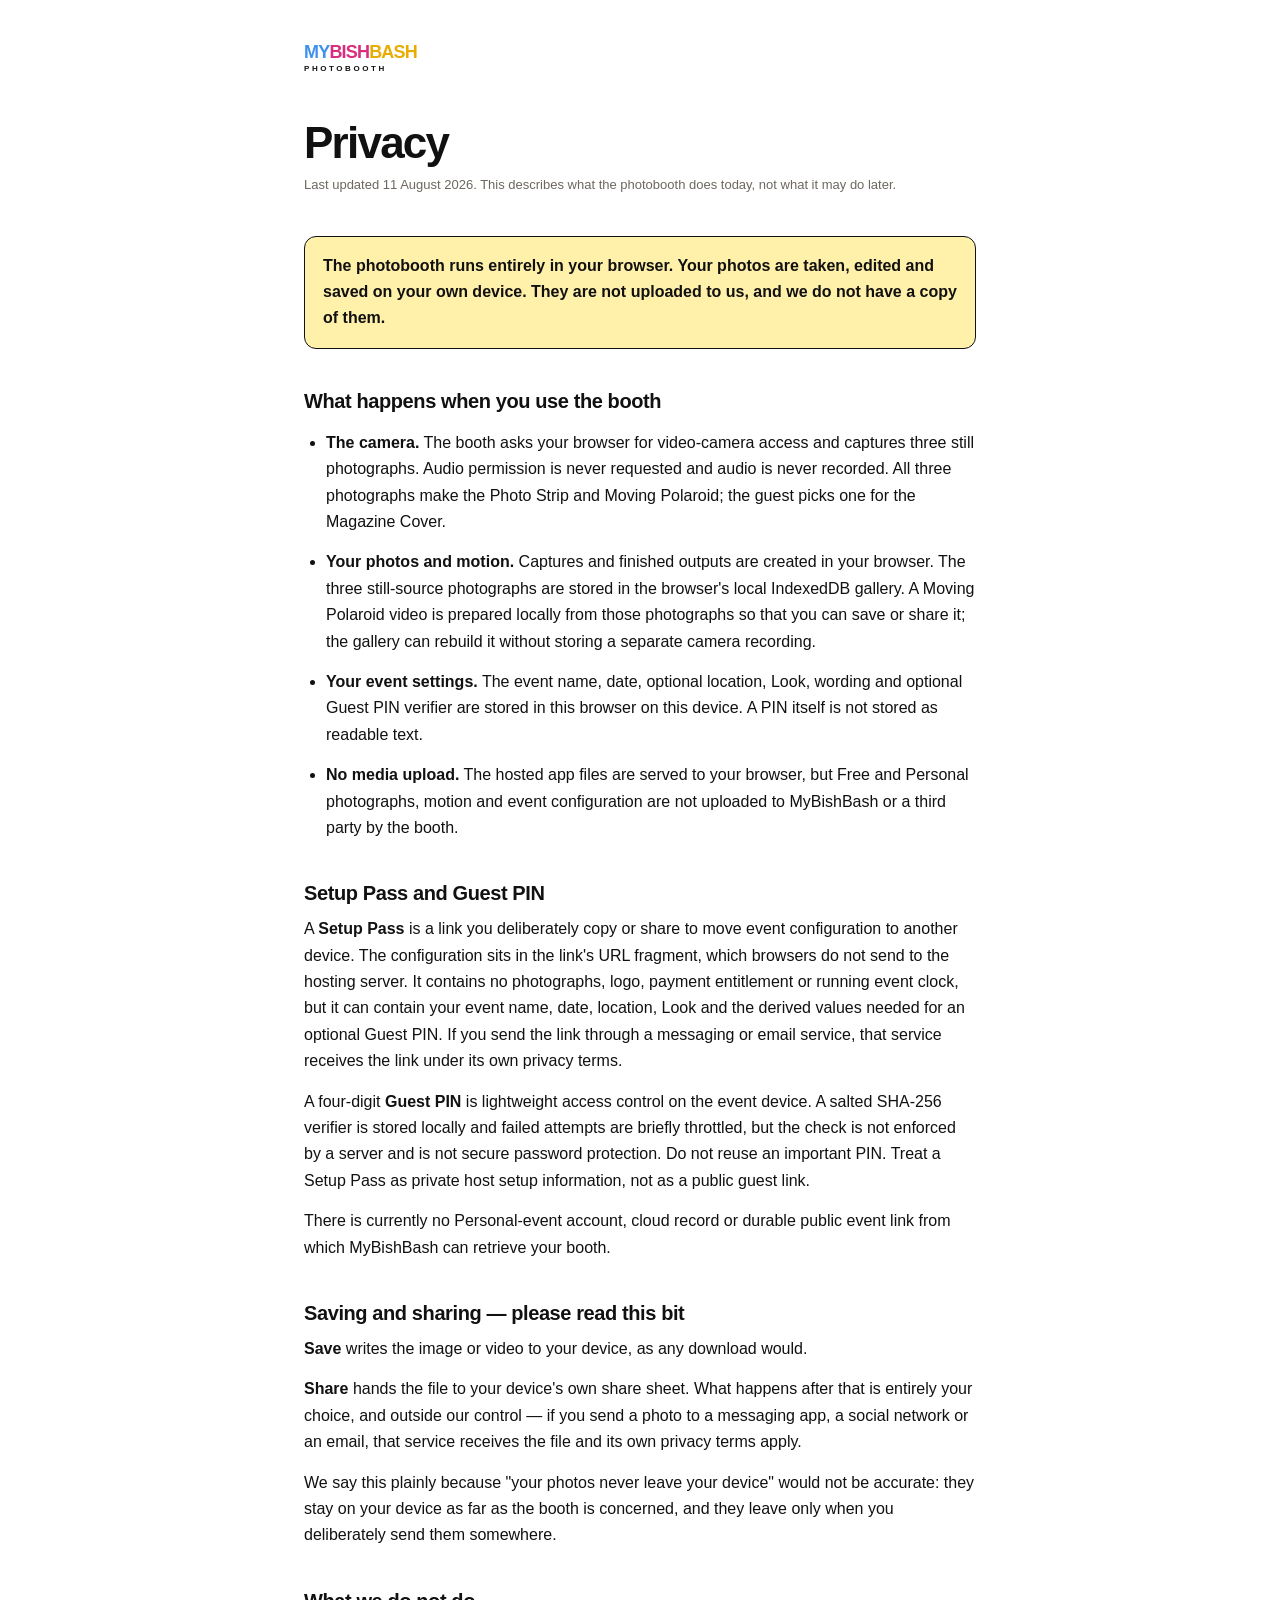
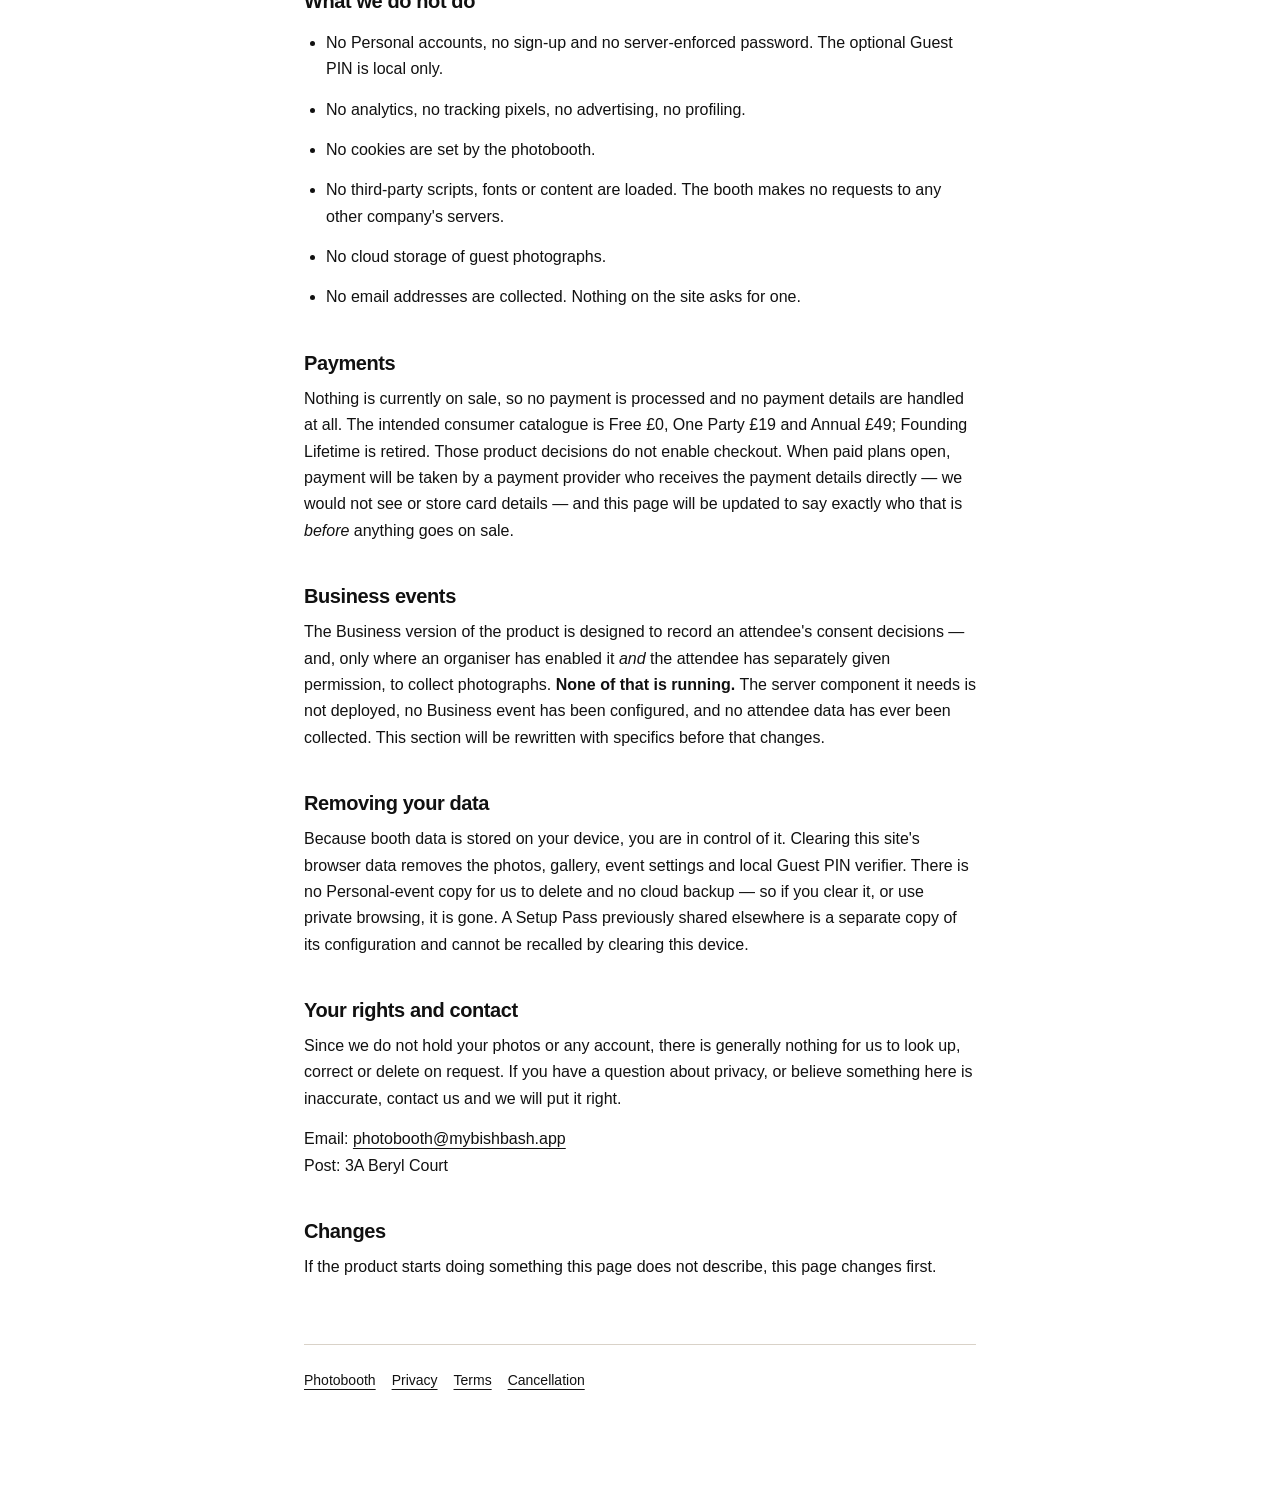
<file: privacy.html>
<!doctype html>
<html lang="en">
<head>
  <meta charset="utf-8" />
  <meta name="viewport" content="width=device-width, initial-scale=1" />
  <meta name="theme-color" content="#ffffff" />
  <meta name="description" content="How MyBishBash Photobooth handles photos and data. Photos are processed and stored on your own device; there is no account and no tracking." />
  <link rel="canonical" href="https://raes-photo-booth.vercel.app/privacy.html" />
  <link rel="stylesheet" href="legal.css" />
  <title>Privacy — MyBishBash Photobooth</title>
</head>
<body>
<div class="wrap">
  <a class="wordmark" href="/"><span><b>MY</b><b>BISH</b><b>BASH</b></span><small>PHOTOBOOTH</small></a>

  <h1>Privacy</h1>
  <p class="updated">Last updated 11 August 2026. This describes what the photobooth does today, not what it may do later.</p>

  <div class="callout">
    <p>The photobooth runs entirely in your browser. Your photos are taken, edited and saved on your own device. They are not uploaded to us, and we do not have a copy of them.</p>
  </div>

  <h2>What happens when you use the booth</h2>
  <ul>
    <li><strong>The camera.</strong> The booth asks your browser for video-camera access and captures three still photographs. Audio permission is never requested and audio is never recorded. All three photographs make the Photo Strip and Moving Polaroid; the guest picks one for the Magazine Cover.</li>
    <li><strong>Your photos and motion.</strong> Captures and finished outputs are created in your browser. The three still-source photographs are stored in the browser's local IndexedDB gallery. A Moving Polaroid video is prepared locally from those photographs so that you can save or share it; the gallery can rebuild it without storing a separate camera recording.</li>
    <li><strong>Your event settings.</strong> The event name, date, optional location, Look, wording and optional Guest PIN verifier are stored in this browser on this device. A PIN itself is not stored as readable text.</li>
    <li><strong>No media upload.</strong> The hosted app files are served to your browser, but Free and Personal photographs, motion and event configuration are not uploaded to MyBishBash or a third party by the booth.</li>
  </ul>

  <h2>Setup Pass and Guest PIN</h2>
  <p>A <strong>Setup Pass</strong> is a link you deliberately copy or share to move event configuration to another device. The configuration sits in the link's URL fragment, which browsers do not send to the hosting server. It contains no photographs, logo, payment entitlement or running event clock, but it can contain your event name, date, location, Look and the derived values needed for an optional Guest PIN. If you send the link through a messaging or email service, that service receives the link under its own privacy terms.</p>
  <p>A four-digit <strong>Guest PIN</strong> is lightweight access control on the event device. A salted SHA-256 verifier is stored locally and failed attempts are briefly throttled, but the check is not enforced by a server and is not secure password protection. Do not reuse an important PIN. Treat a Setup Pass as private host setup information, not as a public guest link.</p>
  <p>There is currently no Personal-event account, cloud record or durable public event link from which MyBishBash can retrieve your booth.</p>

  <h2>Saving and sharing — please read this bit</h2>
  <p><strong>Save</strong> writes the image or video to your device, as any download would.</p>
  <p><strong>Share</strong> hands the file to your device's own share sheet. What happens after that is entirely your choice, and outside our control — if you send a photo to a messaging app, a social network or an email, that service receives the file and its own privacy terms apply.</p>
  <p>We say this plainly because "your photos never leave your device" would not be accurate: they stay on your device as far as the booth is concerned, and they leave only when you deliberately send them somewhere.</p>

  <h2>What we do not do</h2>
  <ul>
    <li>No Personal accounts, no sign-up and no server-enforced password. The optional Guest PIN is local only.</li>
    <li>No analytics, no tracking pixels, no advertising, no profiling.</li>
    <li>No cookies are set by the photobooth.</li>
    <li>No third-party scripts, fonts or content are loaded. The booth makes no requests to any other company's servers.</li>
    <li>No cloud storage of guest photographs.</li>
    <li>No email addresses are collected. Nothing on the site asks for one.</li>
  </ul>

  <h2>Payments</h2>
  <p>Nothing is currently on sale, so no payment is processed and no payment details are handled at all. The intended consumer catalogue is Free £0, One Party £19 and Annual £49; Founding Lifetime is retired. Those product decisions do not enable checkout. When paid plans open, payment will be taken by a payment provider who receives the payment details directly — we would not see or store card details — and this page will be updated to say exactly who that is <em>before</em> anything goes on sale.</p>

  <h2>Business events</h2>
  <p>The Business version of the product is designed to record an attendee's consent decisions — and, only where an organiser has enabled it <em>and</em> the attendee has separately given permission, to collect photographs. <strong>None of that is running.</strong> The server component it needs is not deployed, no Business event has been configured, and no attendee data has ever been collected. This section will be rewritten with specifics before that changes.</p>

  <h2>Removing your data</h2>
  <p>Because booth data is stored on your device, you are in control of it. Clearing this site's browser data removes the photos, gallery, event settings and local Guest PIN verifier. There is no Personal-event copy for us to delete and no cloud backup — so if you clear it, or use private browsing, it is gone. A Setup Pass previously shared elsewhere is a separate copy of its configuration and cannot be recalled by clearing this device.</p>

  <h2>Your rights and contact</h2>
  <p>Since we do not hold your photos or any account, there is generally nothing for us to look up, correct or delete on request. If you have a question about privacy, or believe something here is inaccurate, contact us and we will put it right.</p>
  <p>Email: <a href="mailto:photobooth@mybishbash.app">photobooth@mybishbash.app</a><br>Post: 3A Beryl Court</p>

  <h2>Changes</h2>
  <p>If the product starts doing something this page does not describe, this page changes first.</p>

  <footer>
    <a href="/">Photobooth</a><a href="/privacy.html">Privacy</a><a href="/terms.html">Terms</a><a href="/refunds.html">Cancellation</a>
  </footer>
</div>
</body>
</html>
</file>
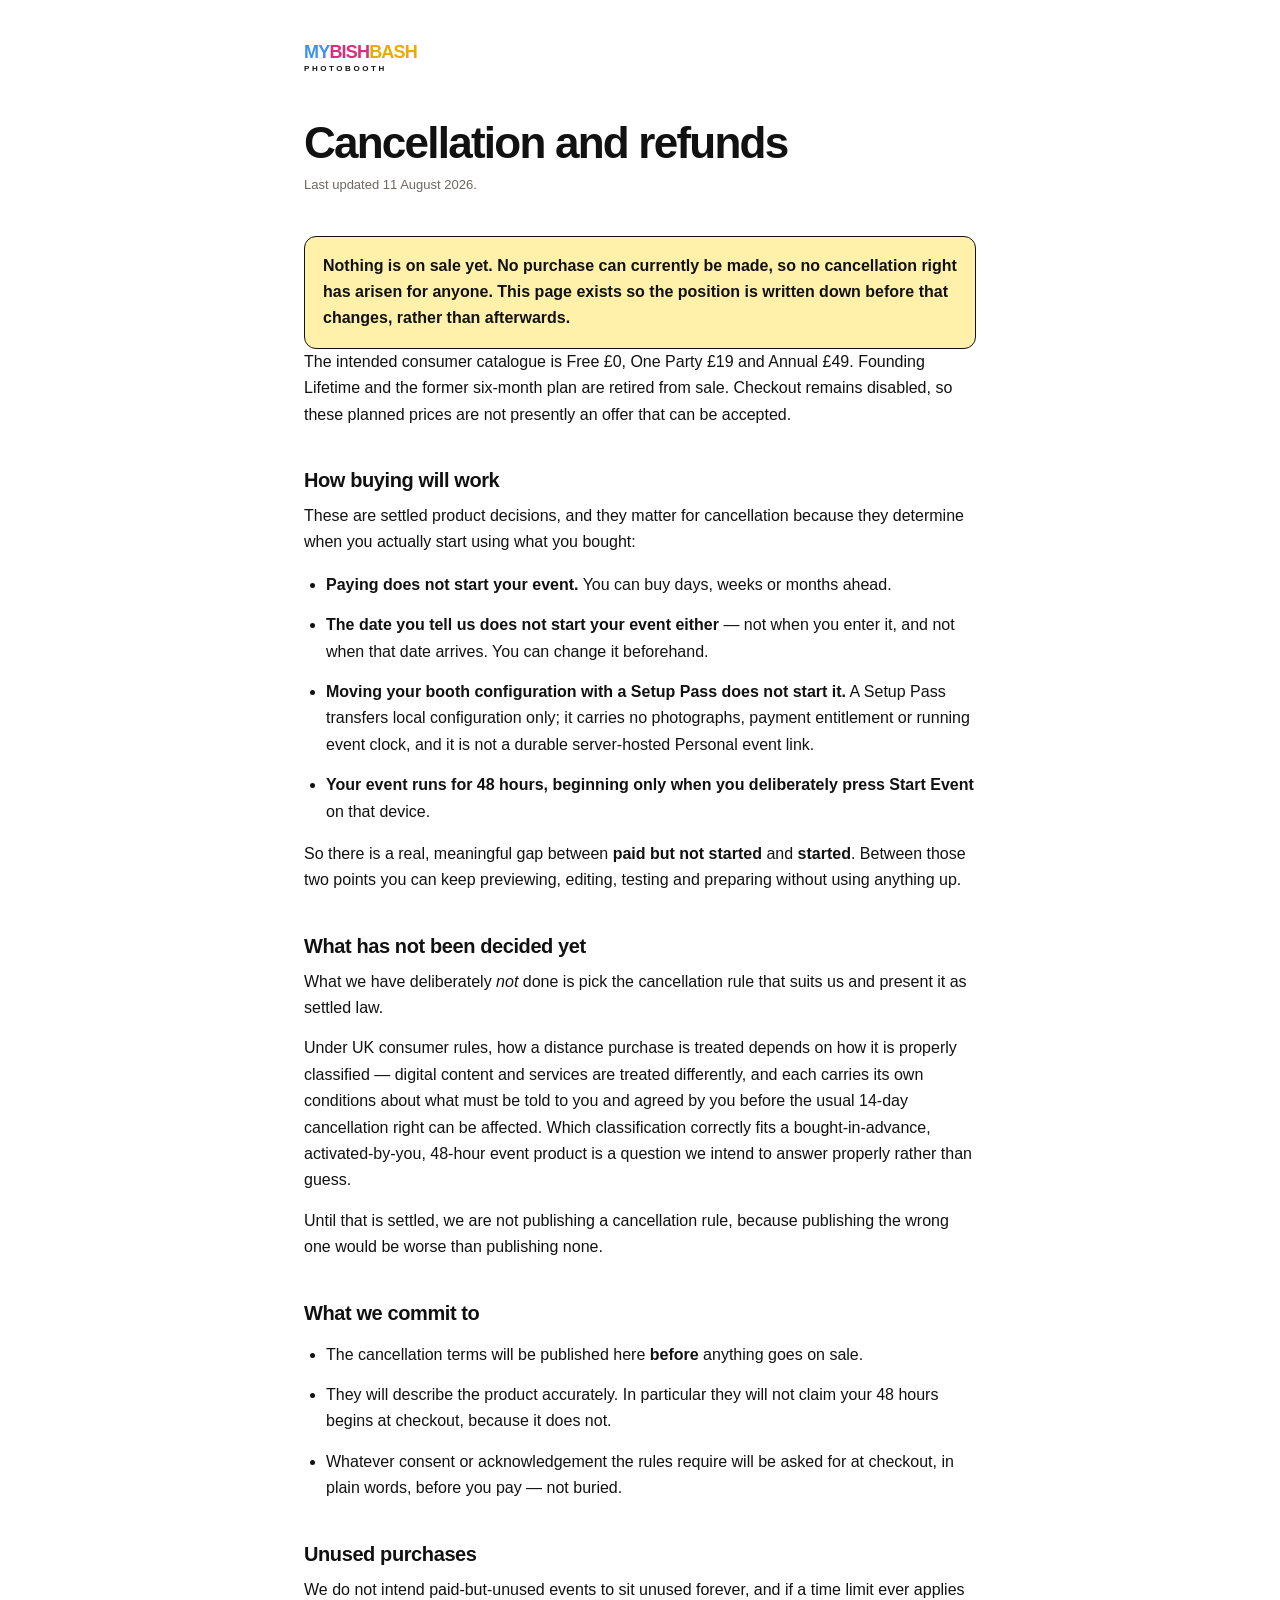
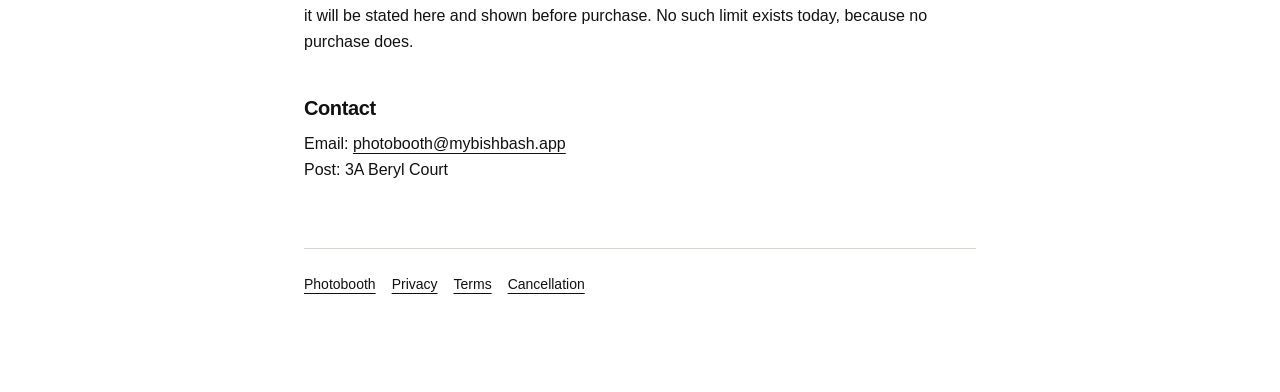
<file: refunds.html>
<!doctype html>
<html lang="en">
<head>
  <meta charset="utf-8" />
  <meta name="viewport" content="width=device-width, initial-scale=1" />
  <meta name="theme-color" content="#ffffff" />
  <meta name="description" content="Cancellation and refunds for MyBishBash Photobooth. Nothing is currently on sale; the cancellation terms will be published before any plan opens." />
  <link rel="canonical" href="https://raes-photo-booth.vercel.app/refunds.html" />
  <link rel="stylesheet" href="legal.css" />
  <title>Cancellation and refunds — MyBishBash Photobooth</title>
</head>
<body>
<div class="wrap">
  <a class="wordmark" href="/"><span><b>MY</b><b>BISH</b><b>BASH</b></span><small>PHOTOBOOTH</small></a>

  <h1>Cancellation and refunds</h1>
  <p class="updated">Last updated 11 August 2026.</p>

  <div class="callout">
    <p>Nothing is on sale yet. No purchase can currently be made, so no cancellation right has arisen for anyone. This page exists so the position is written down before that changes, rather than afterwards.</p>
  </div>

  <p>The intended consumer catalogue is Free £0, One Party £19 and Annual £49. Founding Lifetime and the former six-month plan are retired from sale. Checkout remains disabled, so these planned prices are not presently an offer that can be accepted.</p>

  <h2>How buying will work</h2>
  <p>These are settled product decisions, and they matter for cancellation because they determine when you actually start using what you bought:</p>
  <ul>
    <li><strong>Paying does not start your event.</strong> You can buy days, weeks or months ahead.</li>
    <li><strong>The date you tell us does not start your event either</strong> — not when you enter it, and not when that date arrives. You can change it beforehand.</li>
    <li><strong>Moving your booth configuration with a Setup Pass does not start it.</strong> A Setup Pass transfers local configuration only; it carries no photographs, payment entitlement or running event clock, and it is not a durable server-hosted Personal event link.</li>
    <li><strong>Your event runs for 48 hours, beginning only when you deliberately press Start Event</strong> on that device.</li>
  </ul>
  <p>So there is a real, meaningful gap between <strong>paid but not started</strong> and <strong>started</strong>. Between those two points you can keep previewing, editing, testing and preparing without using anything up.</p>

  <h2>What has not been decided yet</h2>
  <p>What we have deliberately <em>not</em> done is pick the cancellation rule that suits us and present it as settled law.</p>
  <p>Under UK consumer rules, how a distance purchase is treated depends on how it is properly classified — digital content and services are treated differently, and each carries its own conditions about what must be told to you and agreed by you before the usual 14-day cancellation right can be affected. Which classification correctly fits a bought-in-advance, activated-by-you, 48-hour event product is a question we intend to answer properly rather than guess.</p>
  <p>Until that is settled, we are not publishing a cancellation rule, because publishing the wrong one would be worse than publishing none.</p>

  <h2>What we commit to</h2>
  <ul>
    <li>The cancellation terms will be published here <strong>before</strong> anything goes on sale.</li>
    <li>They will describe the product accurately. In particular they will not claim your 48 hours begins at checkout, because it does not.</li>
    <li>Whatever consent or acknowledgement the rules require will be asked for at checkout, in plain words, before you pay — not buried.</li>
  </ul>

  <h2>Unused purchases</h2>
  <p>We do not intend paid-but-unused events to sit unused forever, and if a time limit ever applies it will be stated here and shown before purchase. No such limit exists today, because no purchase does.</p>

  <h2>Contact</h2>
  <p>Email: <a href="mailto:photobooth@mybishbash.app">photobooth@mybishbash.app</a><br>Post: 3A Beryl Court</p>

  <footer>
    <a href="/">Photobooth</a><a href="/privacy.html">Privacy</a><a href="/terms.html">Terms</a><a href="/refunds.html">Cancellation</a>
  </footer>
</div>
</body>
</html>
</file>
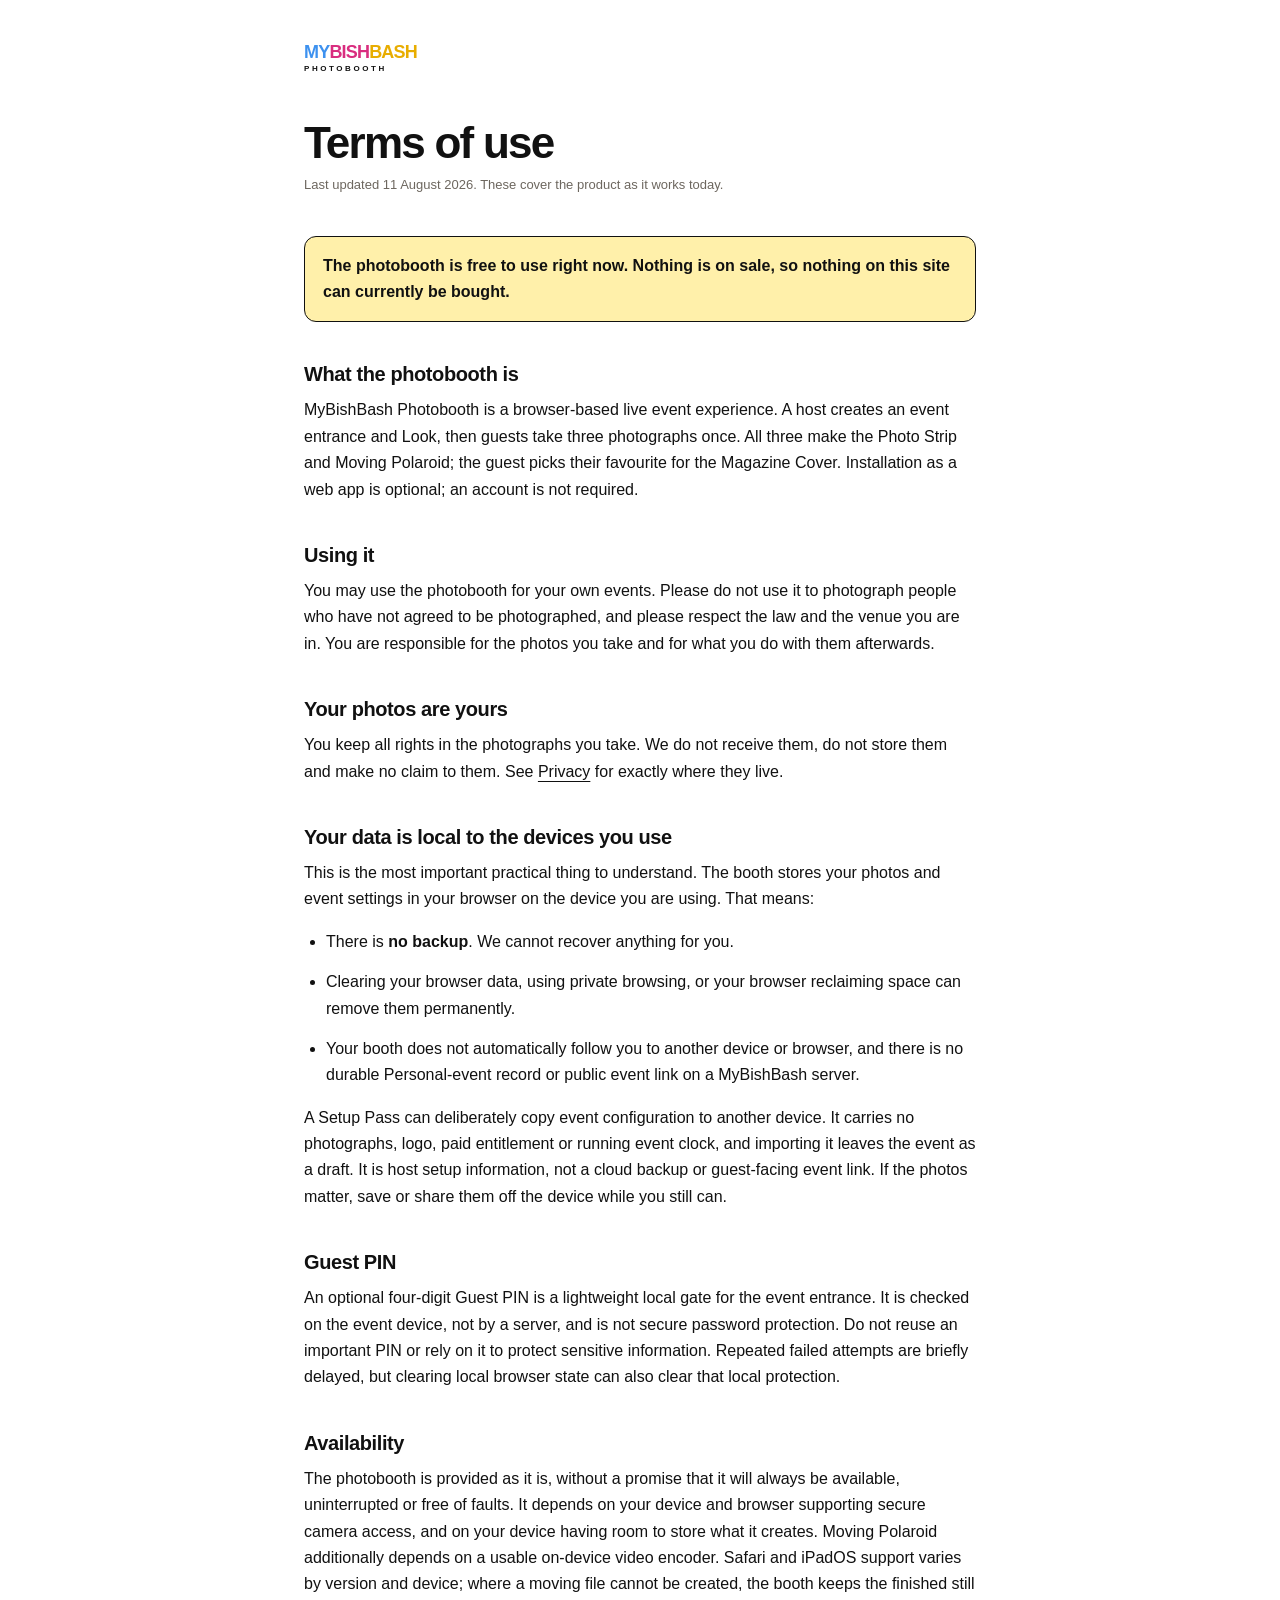
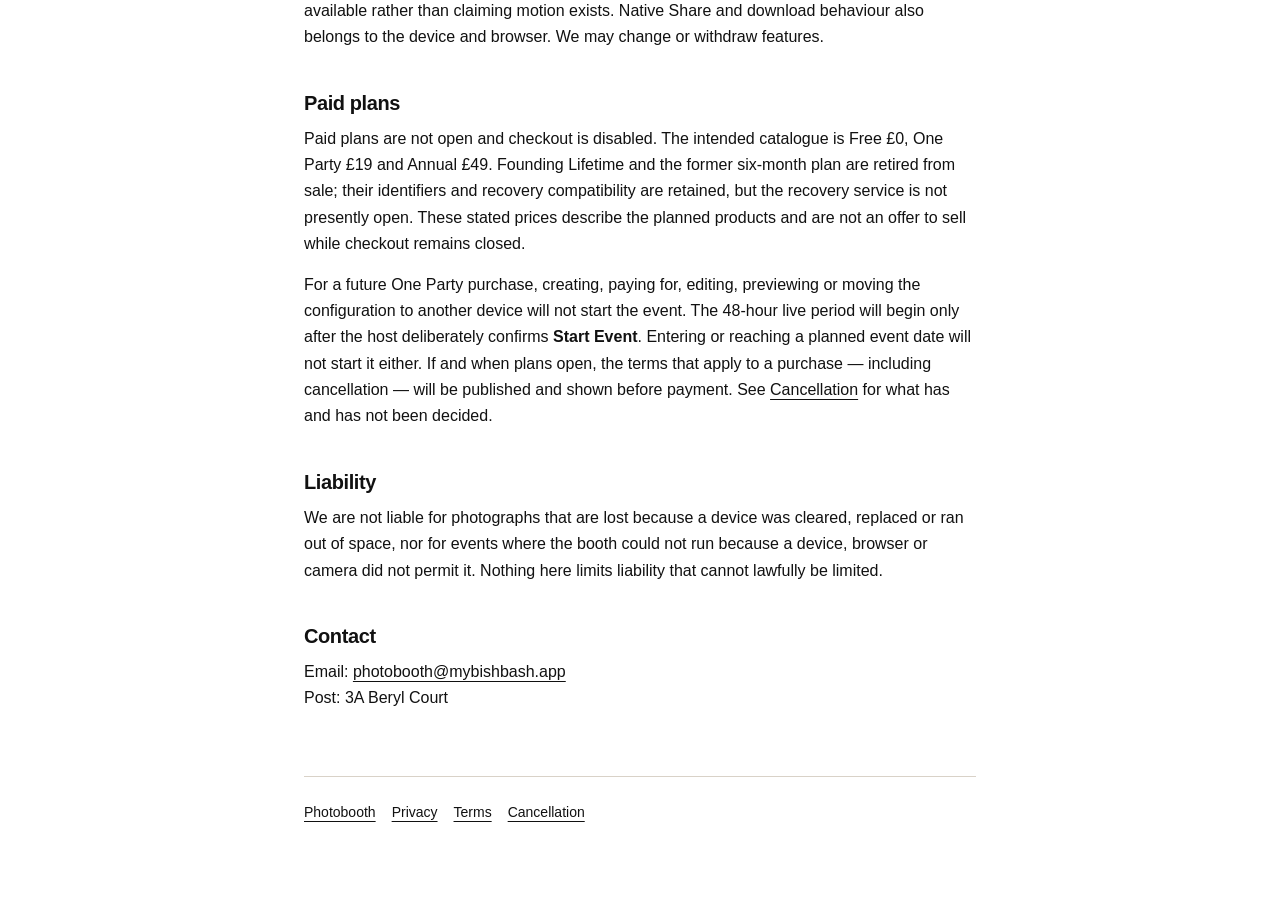
<file: terms.html>
<!doctype html>
<html lang="en">
<head>
  <meta charset="utf-8" />
  <meta name="viewport" content="width=device-width, initial-scale=1" />
  <meta name="theme-color" content="#ffffff" />
  <meta name="description" content="Terms for using MyBishBash Photobooth. Free to use today, runs on your own device, and nothing is currently on sale." />
  <link rel="canonical" href="https://raes-photo-booth.vercel.app/terms.html" />
  <link rel="stylesheet" href="legal.css" />
  <title>Terms — MyBishBash Photobooth</title>
</head>
<body>
<div class="wrap">
  <a class="wordmark" href="/"><span><b>MY</b><b>BISH</b><b>BASH</b></span><small>PHOTOBOOTH</small></a>

  <h1>Terms of use</h1>
  <p class="updated">Last updated 11 August 2026. These cover the product as it works today.</p>

  <div class="callout">
    <p>The photobooth is free to use right now. Nothing is on sale, so nothing on this site can currently be bought.</p>
  </div>

  <h2>What the photobooth is</h2>
  <p>MyBishBash Photobooth is a browser-based live event experience. A host creates an event entrance and Look, then guests take three photographs once. All three make the Photo Strip and Moving Polaroid; the guest picks their favourite for the Magazine Cover. Installation as a web app is optional; an account is not required.</p>

  <h2>Using it</h2>
  <p>You may use the photobooth for your own events. Please do not use it to photograph people who have not agreed to be photographed, and please respect the law and the venue you are in. You are responsible for the photos you take and for what you do with them afterwards.</p>

  <h2>Your photos are yours</h2>
  <p>You keep all rights in the photographs you take. We do not receive them, do not store them and make no claim to them. See <a href="/privacy.html">Privacy</a> for exactly where they live.</p>

  <h2>Your data is local to the devices you use</h2>
  <p>This is the most important practical thing to understand. The booth stores your photos and event settings in your browser on the device you are using. That means:</p>
  <ul>
    <li>There is <strong>no backup</strong>. We cannot recover anything for you.</li>
    <li>Clearing your browser data, using private browsing, or your browser reclaiming space can remove them permanently.</li>
    <li>Your booth does not automatically follow you to another device or browser, and there is no durable Personal-event record or public event link on a MyBishBash server.</li>
  </ul>
  <p>A Setup Pass can deliberately copy event configuration to another device. It carries no photographs, logo, paid entitlement or running event clock, and importing it leaves the event as a draft. It is host setup information, not a cloud backup or guest-facing event link. If the photos matter, save or share them off the device while you still can.</p>

  <h2>Guest PIN</h2>
  <p>An optional four-digit Guest PIN is a lightweight local gate for the event entrance. It is checked on the event device, not by a server, and is not secure password protection. Do not reuse an important PIN or rely on it to protect sensitive information. Repeated failed attempts are briefly delayed, but clearing local browser state can also clear that local protection.</p>

  <h2>Availability</h2>
  <p>The photobooth is provided as it is, without a promise that it will always be available, uninterrupted or free of faults. It depends on your device and browser supporting secure camera access, and on your device having room to store what it creates. Moving Polaroid additionally depends on a usable on-device video encoder. Safari and iPadOS support varies by version and device; where a moving file cannot be created, the booth keeps the finished still available rather than claiming motion exists. Native Share and download behaviour also belongs to the device and browser. We may change or withdraw features.</p>

  <h2>Paid plans</h2>
  <p>Paid plans are not open and checkout is disabled. The intended catalogue is Free £0, One Party £19 and Annual £49. Founding Lifetime and the former six-month plan are retired from sale; their identifiers and recovery compatibility are retained, but the recovery service is not presently open. These stated prices describe the planned products and are not an offer to sell while checkout remains closed.</p>
  <p>For a future One Party purchase, creating, paying for, editing, previewing or moving the configuration to another device will not start the event. The 48-hour live period will begin only after the host deliberately confirms <strong>Start Event</strong>. Entering or reaching a planned event date will not start it either. If and when plans open, the terms that apply to a purchase — including cancellation — will be published and shown before payment. See <a href="/refunds.html">Cancellation</a> for what has and has not been decided.</p>

  <h2>Liability</h2>
  <p>We are not liable for photographs that are lost because a device was cleared, replaced or ran out of space, nor for events where the booth could not run because a device, browser or camera did not permit it. Nothing here limits liability that cannot lawfully be limited.</p>

  <h2>Contact</h2>
  <p>Email: <a href="mailto:photobooth@mybishbash.app">photobooth@mybishbash.app</a><br>Post: 3A Beryl Court</p>

  <footer>
    <a href="/">Photobooth</a><a href="/privacy.html">Privacy</a><a href="/terms.html">Terms</a><a href="/refunds.html">Cancellation</a>
  </footer>
</div>
</body>
</html>
</file>
<file: styles.css>
:root{
  --bg:#0b0b0b;
  --paper:#fffdf8;
  --cream:#f5efe5;
  --ink:#111111;
  --muted:#6d675f;
  --line:#d9d2c8;
  --accent:#ff5b52;
  --accent-ink:#111111;
  --theme-primary:#b52167;
  --theme-secondary:#eee6ff;
  --theme-highlight:#fff0aa;
  --theme-background:#ffdce8;
  --theme-foreground:#111111;
  --theme-button:#b52167;
  --theme-button-ink:#ffffff;
  --theme-border:#111111;
  --yellow:#ffd43b;
  --blue:#2357ff;
  --mint:#93e4bd;
  --pink:#ff9bbb;
  --public-white:#ffffff;
  --party-pink:#ffdce8;
  --party-blue:#dcecff;
  --party-yellow:#fff0aa;
  --party-lilac:#eee6ff;
  --party-mint:#def4e8;
  --party-raspberry:#d92d7f;
  /* Text-on-pink only. The brand raspberry above is 3.60:1 on --party-pink,
     below the 4.5:1 AA floor for text this size; this is 4.93:1. Headings and
     CTA backgrounds keep the brand colour. */
  --party-raspberry-text:#b52167;
  --party-sky:#3d91ef;
  --party-gold:#e8ad00;
  --page:min(1240px,calc(100vw - 40px));
}

*{box-sizing:border-box}
html{margin:0;min-height:100%;scroll-behavior:smooth;background:var(--public-white)}
body{margin:0;min-height:100%;background:var(--bg);font-family:"Avenir Next",Avenir,"Helvetica Neue",Helvetica,Arial,sans-serif;color:var(--ink);-webkit-font-smoothing:antialiased}
button,input,select,textarea{font:inherit}
button,a{touch-action:manipulation}
button{cursor:pointer}
a{color:inherit}
img,canvas{max-width:100%}
.screen{display:none;min-height:100svh;width:100%}
.screen.active{display:flex}
.landing-screen.active,.business-screen.active{display:block}
.eyebrow,.product-kicker,.section-number,.micro-label,.step-kicker{margin:0;font-size:10px;letter-spacing:.24em;font-weight:800;text-transform:uppercase}
h1,h2,h3,p{overflow-wrap:break-word}
h1,h2,h3{font-family:Didot,"Bodoni 72","Bodoni MT",Georgia,serif;font-weight:400;letter-spacing:-.04em}
button:focus-visible,a:focus-visible,input:focus-visible,select:focus-visible,summary:focus-visible{outline:3px solid var(--blue);outline-offset:3px}
.screen [tabindex="-1"]:focus{outline:none}
[hidden]{display:none!important}

/* ---------- shared public product surfaces ---------- */

.product-surface{background:var(--paper);color:var(--ink)}
.site-nav{height:82px;width:var(--page);margin:0 auto;display:grid;grid-template-columns:1fr auto 1fr;align-items:center;border-bottom:1px solid var(--ink);position:relative;z-index:20;background:var(--paper)}
.wordmark{justify-self:start;display:inline-flex;flex-direction:column;text-decoration:none;line-height:.86}
.wordmark span{font-size:18px;letter-spacing:-.045em;font-weight:900}
.wordmark span b{font-weight:900}.wordmark span b:nth-child(1){color:var(--party-sky)}.wordmark span b:nth-child(2){color:var(--party-raspberry)}.wordmark span b:nth-child(3){color:var(--party-gold)}
.wordmark small{margin-top:6px;font-size:8px;letter-spacing:.32em;font-weight:800}
.audience-nav{display:flex;align-items:center;gap:14px;font-size:12px;font-weight:700}
.audience-nav a{text-decoration:none;padding:10px 2px;position:relative}
.audience-nav a[aria-current="page"]::after{content:"";position:absolute;left:0;right:0;bottom:3px;height:2px;background:var(--accent)}
.audience-nav span{opacity:.35}
.nav-start{justify-self:end;min-width:94px;min-height:42px;border:1px solid var(--ink);background:var(--ink);color:#fff;font-size:10px;font-weight:800;letter-spacing:.14em;text-transform:uppercase;text-decoration:none;display:inline-flex;align-items:center;justify-content:center;padding:0 18px}
.landing-content,.business-content{overflow:hidden}
.page-section{width:var(--page);margin:0 auto;padding:112px 0}
.product-kicker{color:var(--blue)}
.product-cta{min-height:56px;border:1px solid var(--ink);background:var(--ink);color:#fff;padding:0 25px;display:inline-flex;align-items:center;justify-content:center;font-size:11px;letter-spacing:.16em;font-weight:900;text-decoration:none;text-align:center}
.product-cta.light{background:#fff;color:var(--ink)}
.product-link{border:0;background:transparent;padding:16px 0;text-decoration:underline;text-underline-offset:5px;font-size:12px;font-weight:700}
.section-number{color:var(--blue);margin-bottom:22px}
.section-heading-row{display:grid;grid-template-columns:minmax(0,1.4fr) minmax(260px,.6fr);gap:50px;align-items:end;margin-bottom:55px}
.section-heading-row h2{font-size:clamp(42px,5.7vw,76px);line-height:.94;margin:0;max-width:820px}
.section-heading-row>p{font-size:15px;line-height:1.65;margin:0;max-width:38ch;color:var(--muted)}

/* ---------- personal landing ---------- */

.landing-screen{background:var(--public-white)}
.landing-screen .site-nav,.landing-screen .audience-nav{background:var(--public-white)}
.landing-screen h1,.landing-screen h2,.landing-screen h3{font-family:"Avenir Next",Avenir,"Helvetica Neue",Helvetica,Arial,sans-serif;font-weight:800;letter-spacing:-.055em}
.landing-screen .product-kicker,.landing-screen .section-number{color:#66519c}
.landing-screen .product-cta{box-shadow:5px 5px 0 var(--party-pink)}

.hero-section{display:grid;grid-template-columns:minmax(0,.82fr) minmax(440px,1.18fr);gap:clamp(28px,5vw,74px);align-items:center;min-height:min(780px,calc(100svh - 82px));padding-top:52px;padding-bottom:58px}
.hero-copy{position:relative;z-index:8}
.landing-screen .hero-copy h1{font-size:clamp(52px,6.1vw,80px);line-height:.94;margin:18px 0 25px;max-width:670px}
.landing-screen .hero-copy h1 span{color:var(--party-raspberry);position:relative;white-space:nowrap}
.landing-screen .hero-copy h1 span::after{content:"";position:absolute;left:2%;right:1%;bottom:-5px;height:5px;background:var(--party-yellow);border-radius:50%;transform:rotate(-1.5deg);z-index:-1}
.hero-kicker{display:inline-flex;align-items:center;width:auto;background:var(--party-pink);color:var(--party-raspberry-text)!important;border-radius:999px;padding:8px 13px;letter-spacing:.13em}
.hero-proposition{font-size:clamp(18px,1.75vw,23px);line-height:1.4;margin:0;max-width:560px}
.hero-actions{display:flex;align-items:center;gap:14px;flex-wrap:wrap;margin-top:34px}
.landing-screen .hero-start{min-height:62px;gap:13px;background:var(--party-raspberry);border-color:var(--party-raspberry);box-shadow:6px 6px 0 var(--party-blue);font-size:12px;padding:0 28px}
.hero-start svg{width:26px;height:21px;fill:none;stroke:currentColor;stroke-width:1.8;stroke-linejoin:round;flex:0 0 auto}
/* PB-19: the secondary "try the demo" action must read as lighter-weight
   than the primary create/open action, using the same hero-start sizing. */
.landing-screen .hero-start.hero-secondary-btn{background:transparent;color:var(--ink);border:1px solid var(--ink);box-shadow:none}
#heroOpenBoothBtn{flex-direction:column;gap:2px;padding-top:9px;padding-bottom:9px}
#heroOpenBoothBtn small{font-size:9px;letter-spacing:.1em;opacity:.8;text-transform:none}
.trust-line{font-size:11px;line-height:1.5;letter-spacing:.025em;margin:18px 0 0;color:var(--muted)}
.hero-benefits{display:grid;grid-template-columns:repeat(2,minmax(0,1fr));gap:9px 16px;margin-top:23px;max-width:480px}
.hero-benefits span{position:relative;padding-left:18px;font-size:10px;line-height:1.35;font-weight:750}
.hero-benefits span::before{content:"✓";position:absolute;left:0;top:-1px;color:var(--party-sky);font-size:12px;font-weight:900}
.hero-collage{position:relative;min-height:clamp(520px,50vw,650px);isolation:isolate}
.collage-shape,.hero-output,.collage-doodle,.collage-badge{position:absolute;display:block}
.collage-shape{z-index:1;border:1px solid rgba(17,17,17,.1)}
.collage-pink{left:1%;top:16%;width:44%;height:67%;background:var(--party-pink);transform:rotate(-5deg)}
.collage-blue{right:1%;top:2%;width:48%;aspect-ratio:1;border-radius:50%;background:var(--party-blue)}
.collage-yellow{right:8%;bottom:4%;width:43%;height:30%;background:var(--party-yellow);transform:rotate(4deg)}
.hero-output{height:auto;max-width:none;background:#fff;border:1px solid rgba(17,17,17,.28);box-shadow:0 18px 38px rgba(34,29,24,.18);transform-origin:center}
.hero-output-strip{left:4%;top:9%;z-index:4;width:25%;max-height:80%;transform:rotate(-7deg)}
.hero-output-magazine{left:25%;top:2%;z-index:5;width:49%;max-height:89%;transform:rotate(-1deg)}
.hero-output-polaroid{right:0;top:27%;z-index:6;width:43%;max-height:65%;transform:rotate(7deg)}
.collage-badge{right:-1%;top:15%;z-index:8;width:100px;height:100px;border-radius:50%;background:var(--party-sky);color:#fff;display:flex;align-items:center;justify-content:center;text-align:center;font-size:9px;line-height:1.18;letter-spacing:.05em;font-weight:900;transform:rotate(7deg);box-shadow:4px 5px 0 #fff,5px 6px 0 var(--ink)}
.collage-doodle{z-index:7;color:#111;font-weight:900;line-height:1;pointer-events:none}
.collage-heart{left:2%;bottom:6%;font-size:44px;transform:rotate(-13deg)}
.collage-star{right:14%;top:1%;font-size:36px;color:var(--party-gold);transform:rotate(11deg)}
.collage-rays{right:0;bottom:9%;font-size:20px;letter-spacing:.16em;transform:rotate(-42deg)}

.transformation-section{padding-top:96px;padding-bottom:125px;background:#fff}
.transformation-section .section-heading-row h2 span{color:var(--party-raspberry)}
.input-story{display:grid;grid-template-columns:minmax(0,620px) 70px 1fr;gap:28px;align-items:center;margin:0 0 68px;background:var(--party-lilac);padding:26px;border:1px solid var(--ink)}
.demo-inputs{display:grid;grid-template-columns:repeat(3,1fr);gap:8px;margin-top:10px}
.demo-inputs canvas{display:block;width:100%;height:auto;border:1px solid var(--ink);background:#ddd}
.story-arrow{font-family:"Avenir Next",sans-serif;font-size:52px;font-weight:500;text-align:center}
.story-note{font-family:"Avenir Next",sans-serif;font-size:27px;font-weight:800;letter-spacing:-.04em;line-height:1.08;margin:0}
.output-demo-grid{display:grid;grid-template-columns:repeat(3,1fr);gap:16px;align-items:start}
.output-demo-card{border:1px solid var(--ink);padding:18px;min-width:0}
.strip-demo-card{background:var(--party-pink)}
.magazine-demo-card{background:var(--party-blue)}
.polaroid-demo-card{background:var(--party-yellow)}
.demo-card-head{display:flex;justify-content:space-between;gap:15px;align-items:start;min-height:82px}
.demo-card-head>div{display:flex;gap:10px;align-items:baseline}
.demo-card-head span{font-size:10px;font-weight:900}
.demo-card-head h3{font-size:27px;line-height:1;margin:0}
.demo-card-head p{font-size:10px;line-height:1.4;max-width:17ch;text-align:right;margin:3px 0;color:var(--muted)}
.demo-canvas-stage{height:480px;background:rgba(255,255,255,.72);border:1px solid var(--ink);display:flex;align-items:center;justify-content:center;overflow:hidden;padding:14px}
.demo-canvas-stage canvas{display:block;width:auto;max-width:100%;height:auto;max-height:100%;box-shadow:0 14px 28px rgba(0,0,0,.16)}
.strip-stage canvas{max-height:100%}
.demo-control-group{margin-top:17px}
.demo-control-group>span{display:block;font-size:8px;letter-spacing:.18em;font-weight:900;margin-bottom:8px}
.demo-chip-row{display:flex;flex-wrap:wrap;gap:6px}
.demo-chip-row button{border:1px solid var(--ink);background:#fff;padding:7px 8px;font-size:9px}
.demo-chip-row button.active{background:var(--ink);color:#fff}
.motion-note{font-size:9px;line-height:1.5;margin:14px 0 0}
.motion-note span{display:inline-block;width:7px;height:7px;border-radius:50%;background:#39b87f;margin-right:5px;animation:livePulse 1.5s ease-in-out infinite}
@keyframes livePulse{50%{opacity:.28}}

.personal-entry-paths{margin-top:clamp(70px,9vw,118px);border:1px solid var(--ink);background:var(--cream);padding:clamp(26px,4vw,50px)}
.personal-entry-intro{display:grid;grid-template-columns:minmax(0,1.2fr) minmax(260px,.8fr);gap:28px 48px;align-items:end;margin-bottom:34px}
.personal-entry-intro .micro-label{grid-column:1/-1;font-size:12px;letter-spacing:.13em}
.personal-entry-intro h2{font-size:clamp(40px,5.5vw,70px);line-height:.92;margin:0;max-width:760px}
.personal-entry-intro>p:last-child{font-size:17px;line-height:1.6;margin:0;color:#514c46;max-width:42ch}
.personal-entry-grid{display:grid;grid-template-columns:repeat(3,minmax(0,1fr));gap:14px}
.personal-entry-card{min-width:0;min-height:350px;display:flex;flex-direction:column;border:1px solid var(--ink);padding:clamp(22px,2.5vw,30px);background:#fff}
.personal-entry-card.free-path{background:var(--party-blue)}
.personal-entry-card.customise-path{background:var(--party-pink)}
.personal-entry-card.gift-path{background:var(--party-yellow)}
.personal-entry-card>span{font-size:16px;line-height:1.2;font-weight:900;letter-spacing:.06em}
.personal-entry-card h3{font-family:"Avenir Next",Avenir,Helvetica,Arial,sans-serif;font-size:clamp(30px,3vw,42px);font-weight:900;line-height:.98;letter-spacing:-.045em;margin:28px 0 18px}
.personal-entry-card p{font-size:16px;line-height:1.6;margin:0 0 28px;color:#403c37}
.personal-entry-card button,.personal-entry-card a{width:100%;min-height:56px;margin-top:auto;border:1px solid var(--ink);background:var(--ink);color:#fff;padding:0 16px;display:inline-flex;align-items:center;justify-content:center;text-align:center;text-decoration:none;font-size:16px;font-weight:900;letter-spacing:.035em}

.personal-value-section{background:#fff;border-top:1px solid var(--ink);border-bottom:1px solid var(--ink);padding-top:96px;padding-bottom:96px}
.compare-grid{display:grid;grid-template-columns:1fr 70px 1fr;align-items:center;gap:0}
.compare-card{border:1px solid var(--ink);padding:17px;text-align:center;min-width:0}
.free-compare{background:var(--party-blue)}
.personal-compare{background:var(--party-pink)}
.compare-label{display:flex;justify-content:space-between;gap:15px;align-items:center;margin-bottom:13px;text-align:left}
.compare-label span{font-size:11px;font-weight:900;letter-spacing:.08em}
.compare-label small{font-size:8px;letter-spacing:.14em}
.compare-card>strong{display:block;font-size:10px;letter-spacing:.17em;margin-top:14px}
.compare-versus{text-align:center;font-size:11px;font-weight:900}
.free-welcome-demo{min-height:434px;border:1px solid var(--ink);background:#fff;padding:42px 24px;display:flex;flex-direction:column;align-items:center;justify-content:center;position:relative;overflow:hidden}
.free-welcome-demo::before,.free-welcome-demo::after{content:"";position:absolute;border-radius:50%;z-index:0}
.free-welcome-demo::before{width:180px;height:180px;background:var(--party-yellow);left:-72px;top:-68px}
.free-welcome-demo::after{width:135px;height:135px;background:var(--party-pink);right:-48px;bottom:-46px}
.free-welcome-demo>*{position:relative;z-index:1}
.free-welcome-demo p{margin:0;font-size:9px;letter-spacing:.2em;font-weight:900}
.free-welcome-demo h3{font-size:clamp(30px,3.3vw,45px);line-height:.94;margin:24px 0}
.free-welcome-demo span{border:1px solid var(--ink);border-radius:999px;padding:14px 18px;font-size:9px;letter-spacing:.1em;font-weight:800}
.booth-browser{position:relative;background:#0d0d0d;border:1px solid #0d0d0d;box-shadow:10px 12px 0 var(--party-yellow)}
.booth-browser-bar{height:34px;padding:0 12px;display:flex;gap:6px;align-items:center;background:#fff;color:#111}
.booth-browser-bar span{width:7px;height:7px;border:1px solid #111;border-radius:50%}
.booth-browser-bar small{margin-left:auto;font-size:8px;letter-spacing:.16em;text-transform:uppercase}
.booth-example{min-height:400px;padding:36px 24px 30px;display:flex;flex-direction:column;align-items:center;justify-content:center;text-align:center;color:#fff;background:#0b0b0b}
.booth-example h3{font-size:clamp(38px,4.4vw,58px);line-height:.9;margin:15px 0 12px;color:#fff}
.booth-example-date{font-size:10px;letter-spacing:.35em;opacity:.65;margin:0 0 22px}
.round-start.compact{width:112px;height:112px}
.round-start.compact span{font-size:12px}
.personal-proof{display:grid;grid-template-columns:1fr auto;align-items:center;gap:42px;margin-top:50px;padding-top:34px;border-top:1px solid var(--ink)}
.personal-proof-copy{min-width:0}
.personal-proof ul{margin:0;padding:0;list-style:none;display:grid;grid-template-columns:repeat(3,1fr);gap:18px;font-size:13px;line-height:1.5}
.personal-proof li{padding:14px 14px 14px 34px;position:relative;background:var(--party-lilac);border:1px solid rgba(17,17,17,.2)}
.personal-proof li::before{content:"+";position:absolute;left:14px;font-weight:900}
.personal-proof .product-link{margin-top:13px}

.pricing-section{padding-top:96px;padding-bottom:96px}.pricing-section h2{font-size:clamp(43px,5.8vw,78px);line-height:.92;max-width:970px;margin:0 0 54px}
.gift-availability{margin:-24px 0 30px;padding:16px 18px;border-left:4px solid var(--party-raspberry);background:var(--party-lilac);font-size:16px;line-height:1.55;color:#403c37}.gift-availability strong{color:var(--ink)}
.pricing-grid{display:grid;grid-template-columns:repeat(3,1fr);gap:12px}
.price-card{position:relative;border:1px solid var(--ink);padding:24px;min-height:390px;display:flex;flex-direction:column;background:#fff}
.price-card:nth-child(2){background:var(--party-blue)}.price-card:nth-child(3){background:var(--party-yellow)}.founding-card{background:var(--party-pink)}
.price-card>p{font-size:11px;font-weight:900;letter-spacing:.08em;margin:0}
.price-card h3{font-family:"Avenir Next",sans-serif;font-size:45px;letter-spacing:-.05em;font-weight:800;margin:21px 0 16px}
.price-card>span{font-size:13px;line-height:1.55;color:var(--muted)}
.price-card>small{font-size:10px;line-height:1.5;margin-top:14px;font-weight:700}
.price-card button{margin-top:auto;min-height:48px;border:1px solid var(--ink);background:var(--ink);color:#fff;font-size:10px;font-weight:900;letter-spacing:.08em}
.founding-ribbon{position:absolute;right:13px;top:13px;background:#d7c9ff;color:var(--ink);padding:7px 9px;font-size:8px;letter-spacing:.18em;font-weight:900}
.checkout-status{text-align:center;min-height:25px;margin:20px auto 0;font-size:12px;color:var(--muted)}
.checkout-status.error{color:#9d1b13}.checkout-status.success{color:#14693f}
.restore-link{display:block;margin:0 auto;border:0;background:transparent;text-decoration:underline;text-underline-offset:4px;font-size:11px}
.restore-form{max-width:460px;margin:22px auto 0}
.restore-form>label{font-size:10px;font-weight:800;letter-spacing:.08em;text-transform:uppercase}
.restore-form>label:not(:first-child){display:block;margin-top:18px}
.restore-form>div{display:grid;grid-template-columns:1fr auto;margin-top:8px}
.restore-form input{min-height:48px;border:1px solid var(--ink);padding:0 12px}
.restore-form button{border:1px solid var(--ink);background:var(--ink);color:#fff;padding:0 18px;font-size:10px;font-weight:900}
.restore-form>small{display:block;margin-top:12px;color:var(--muted);line-height:1.5}

.privacy-section{display:grid;grid-template-columns:.82fr 1.18fr;gap:70px;background:#fff;border-top:1px solid var(--ink);padding-top:88px;padding-bottom:88px}
.privacy-section h2{font-size:clamp(46px,6vw,82px);line-height:.91;margin:0;max-width:600px}
.privacy-points{display:grid;gap:10px}
.privacy-points p{display:grid;grid-template-columns:140px 1fr;gap:24px;margin:0;padding:22px;border:1px solid var(--ink);font-size:13px;line-height:1.55;background:var(--party-mint)}
.privacy-points p:nth-child(2){background:var(--party-blue)}
.privacy-points p:nth-child(3){background:var(--party-yellow)}
.privacy-points strong{font-size:10px;letter-spacing:.08em;text-transform:uppercase}

.business-teaser{text-align:center;background:var(--party-lilac);border:1px solid var(--ink);padding:92px clamp(24px,7vw,100px);margin-bottom:112px}
.business-teaser h2{font-size:clamp(44px,6vw,76px);line-height:.94;margin:18px auto 24px;max-width:890px}
.business-teaser>p:not(.product-kicker){font-size:16px;line-height:1.6;max-width:670px;margin:0 auto 34px}
.site-footer{width:100%;padding:42px max(20px,calc((100vw - 1240px)/2));background:#111;color:#fff;display:grid;grid-template-columns:1fr auto 1fr;gap:30px;align-items:center}
.wordmark.inverse{color:#fff}.wordmark.inverse span b{color:#fff}
.site-footer>p{font-family:Didot,serif;font-size:20px;margin:0}
.site-footer nav{justify-self:end;display:flex;gap:18px;align-items:center;font-size:10px}
.site-footer nav button{border:0;background:transparent;color:#fff;padding:0;text-decoration:underline}

/* ---------- Business ---------- */

.business-screen{--accent:#2357ff}
.business-hero{min-height:670px;display:grid;grid-template-columns:1.18fr .82fr;gap:70px;align-items:center}
.business-hero h2{font-size:clamp(60px,7.4vw,100px);line-height:.86;margin:22px 0 28px;max-width:820px}
.business-hero>div>p:not(.product-kicker){font-size:18px;line-height:1.5;max-width:640px;margin:0 0 34px}
.business-audience-list{align-self:stretch;background:var(--blue);color:#fff;display:flex;flex-direction:column;justify-content:center;padding:42px;transform:rotate(2deg);box-shadow:14px 14px 0 var(--yellow)}
.business-audience-list span{font-family:Didot,serif;font-size:clamp(26px,3vw,43px);padding:12px 0;border-bottom:1px solid rgba(255,255,255,.55)}
.brand-lab{width:100%;max-width:none;padding-left:max(20px,calc((100vw - 1240px)/2));padding-right:max(20px,calc((100vw - 1240px)/2));display:grid;grid-template-columns:.8fr 1.2fr;gap:70px;background:#e8edff;border-top:1px solid var(--ink);border-bottom:1px solid var(--ink)}
.brand-lab h2,.business-capabilities h2,.activation-intro h2,.business-privacy h2{font-size:clamp(43px,5.8vw,76px);line-height:.92;margin:0 0 24px}
.brand-lab-copy>p:not(.section-number){font-size:14px;line-height:1.6;max-width:50ch}
.brand-fields{margin-top:35px;display:grid;gap:16px}
.brand-fields label{display:flex;flex-direction:column;gap:8px;font-size:9px;letter-spacing:.1em;text-transform:uppercase;font-weight:900}
.brand-fields input[type="text"]{min-height:48px;border:1px solid var(--ink);background:#fff;padding:0 12px}
.brand-colours{display:grid;grid-template-columns:1fr 1fr;gap:12px}
.brand-fields input[type="color"]{width:100%;height:48px;border:1px solid var(--ink);background:#fff;padding:4px}
.brand-file{border:1px dashed var(--ink);padding:14px;background:rgba(255,255,255,.45)}
.brand-file input{font-size:11px;text-transform:none;letter-spacing:0}
.brand-file small{font-size:9px;line-height:1.5;text-transform:none;letter-spacing:0;font-weight:500}
.field-status{font-size:11px;margin:0;min-height:17px}
.business-preview-wrap{display:flex;flex-direction:column;align-items:center;justify-content:center;min-width:0}
.business-preview-wrap canvas{max-height:710px;width:auto;box-shadow:20px 24px 0 var(--yellow);background:#ddd}
.business-preview-wrap p{font-size:9px;letter-spacing:.15em;text-transform:uppercase;margin-top:36px}

.business-capabilities{padding-top:125px;padding-bottom:125px}
.business-capabilities h2{max-width:880px}
.capability-cards{display:grid;grid-template-columns:repeat(3,1fr);gap:12px;margin-top:55px}
.capability-cards article{border:1px solid var(--ink);padding:27px;min-height:270px}
.capability-cards article:nth-child(1){background:#fff5c8}.capability-cards article:nth-child(2){background:#ffe5ed}.capability-cards article:nth-child(3){background:#e2f6eb}
.capability-cards span{font-size:9px;font-weight:900;letter-spacing:.17em;color:var(--blue)}
.capability-cards h3{font-size:31px;margin:29px 0 18px}
.capability-cards p{font-size:13px;line-height:1.6;margin:0}

.activation-builder{width:100%;max-width:none;padding-left:max(20px,calc((100vw - 1240px)/2));padding-right:max(20px,calc((100vw - 1240px)/2));background:var(--yellow);border-top:1px solid var(--ink);border-bottom:1px solid var(--ink)}
.activation-intro{display:grid;grid-template-columns:1fr 1fr;column-gap:70px;align-items:end;margin-bottom:55px}
.activation-intro .section-number{grid-column:1/-1}
.activation-intro h2{margin:0}
.activation-intro>p:last-child{font-size:14px;line-height:1.6;max-width:48ch;margin:0}
.activation-grid{display:grid;grid-template-columns:1fr 1fr;gap:18px}
.config-panel,.guest-form-preview{border:1px solid var(--ink);background:#fff;padding:28px;min-width:0}
.config-panel legend{font-size:9px;letter-spacing:.16em;font-weight:900;padding:0 6px}
.config-panel .toggle{padding:14px 0;border-bottom:1px solid var(--line);font-size:13px}
.config-warning{font-size:10px;line-height:1.5;color:var(--muted);margin:18px 0 0}
.guest-form-preview h3{font-size:39px;margin:15px 0 25px}
.guest-form-preview>label:not(.consent-line){display:flex;flex-direction:column;gap:8px;font-size:10px;font-weight:800;text-transform:uppercase;letter-spacing:.07em}
.guest-form-preview input[type="email"]{min-height:48px;border:1px solid var(--ink);padding:0 12px}
.consent-line{display:flex;align-items:flex-start;gap:10px;font-size:11px;line-height:1.45;margin-top:16px}
.consent-line input{width:18px;height:18px;flex:0 0 auto;margin:1px 0 0}
.guest-form-preview>small{display:block;font-size:9px;line-height:1.55;color:var(--muted);margin-top:21px}
.guest-actions{display:flex;gap:8px;margin-top:25px}
.guest-actions button{min-height:46px;flex:1;border:1px solid var(--ink);background:var(--ink);color:#fff;font-size:10px;font-weight:900}

.business-privacy{padding-top:125px;padding-bottom:125px}
.privacy-flow{display:grid;grid-template-columns:1fr 30px 1fr 30px 1fr 30px 1fr;align-items:center;margin-top:58px}
.privacy-flow div{border:1px solid var(--ink);padding:24px;min-height:140px;display:flex;flex-direction:column;gap:17px;justify-content:center;background:#fff}
.privacy-flow div:nth-of-type(2){background:#e8edff}.privacy-flow div:nth-of-type(3){background:#fff4c3}.privacy-flow div:nth-of-type(4){background:#dff5e9}
.privacy-flow strong{font-size:9px;letter-spacing:.12em}
.privacy-flow span{font-family:Didot,serif;font-size:22px;line-height:1.08}
.privacy-flow i{height:1px;background:var(--ink)}
.legal-note{font-size:10px;line-height:1.6;max-width:800px;color:var(--muted);margin:30px 0 0}
.business-final{text-align:center;background:var(--blue);color:#fff;width:100%;max-width:none;padding-left:20px;padding-right:20px}
.business-final .product-kicker{color:#fff;opacity:.7}
.business-final h2{font-size:clamp(48px,7vw,90px);line-height:.9;max-width:900px;margin:18px auto 25px}
.business-final>p:not(.product-kicker){font-size:15px;line-height:1.6;max-width:680px;margin:0 auto 32px}
.business-final .product-cta{background:#fff;color:var(--ink);border-color:#fff}

/* ---------- existing booth shell, preserved ---------- */

.welcome-screen{position:relative;align-items:center;justify-content:center;background:radial-gradient(circle at 50% 20%,rgba(255,255,255,.06),transparent 30%),linear-gradient(#111,#090909);color:#fff;padding:30px}
.booth-corner-actions{position:absolute;top:24px;left:28px;right:28px;display:flex;justify-content:space-between;z-index:3}
.settings-link{border:0;background:transparent;color:rgba(255,255,255,.6);font-size:9px;letter-spacing:.18em}
.back-link{position:static}
.welcome-inner{text-align:center;width:min(760px,90vw)}
.welcome-inner h2{font-size:clamp(50px,8vw,92px);line-height:.92;margin:18px 0 14px}
.welcome-date{font-size:14px;letter-spacing:.36em;margin:0 0 42px;color:rgba(255,255,255,.68)}
.round-start{width:174px;height:174px;border-radius:50%;border:1px solid rgba(255,255,255,.44);background:transparent;color:#fff;display:flex;flex-direction:column;align-items:center;justify-content:center;margin:0 auto;transition:background .2s,color .2s}
.round-start:hover{background:#fff;color:#111}
.round-start span{font-size:18px;letter-spacing:.22em;margin-left:.22em}
.round-start small{margin-top:7px;font-size:11px;color:inherit;opacity:.58}
.booth-powered{margin:25px 0 0;font-size:8px;letter-spacing:.16em;text-transform:uppercase;color:rgba(255,255,255,.5)}

.camera-screen{background:#000}
.camera-wrap{position:relative;width:100%;height:100svh;overflow:hidden;background:#000}
.camera-wrap>video{width:100%;height:100%;object-fit:contain;background:#000}
.camera-wrap>video.mirror{transform:scaleX(-1)}
.camera-shade{position:absolute;inset:0;pointer-events:none;background:linear-gradient(rgba(0,0,0,.28),transparent 26%,transparent 72%,rgba(0,0,0,.24))}
.camera-top{position:absolute;top:0;left:0;right:0;padding:calc(env(safe-area-inset-top) + 24px) 28px 0;display:flex;justify-content:space-between;color:#fff;font-size:11px;letter-spacing:.18em;font-weight:800;z-index:4}
.plain-btn{border:0;background:transparent;color:#fff;font-size:10px;letter-spacing:.16em}
.prompt-text{position:absolute;left:50%;bottom:12%;transform:translateX(-50%);font-family:Didot,"Bodoni 72",serif;font-size:clamp(28px,5vw,54px);color:#fff;text-align:center;white-space:nowrap;text-shadow:0 4px 20px rgba(0,0,0,.45);opacity:0;transition:opacity .2s;z-index:3}
.prompt-text.show{opacity:1}
.countdown{position:absolute;inset:0;display:flex;align-items:center;justify-content:center;font-family:Didot,"Bodoni 72",serif;font-size:min(26vw,220px);color:#fff;text-shadow:0 8px 30px rgba(0,0,0,.4);z-index:3}
.flash{position:absolute;inset:0;background:#fff;opacity:0;transition:opacity .08s;pointer-events:none;z-index:5}
.flash.on{opacity:1}
.camera-brand{position:absolute;left:50%;bottom:calc(env(safe-area-inset-bottom) + 14px);transform:translateX(-50%);color:rgba(255,255,255,.5);font-size:8px;letter-spacing:.2em;z-index:4;white-space:nowrap}

.review-screen{position:relative;background:#f1ebe2;padding:16px;align-items:center;justify-content:center}
.review-grid{position:relative;z-index:3;width:min(1380px,98vw);display:grid;grid-template-columns:minmax(0,4.25fr) minmax(310px,1fr);gap:22px;align-items:center}
.preview-column{min-width:0}
.results-kicker{text-align:center;font-size:9px;letter-spacing:.2em;font-weight:900;margin:0 0 9px}
.preview-stage{min-height:84svh;display:flex;align-items:center;justify-content:center;overflow:hidden}
#mainCanvas{display:block;max-width:100%;max-height:84svh;width:auto;box-shadow:0 26px 70px rgba(50,40,30,.2);transition:opacity .14s ease,transform .14s ease}
#mainCanvas.changing{opacity:.3;transform:scale(.994)}
.polaroid-video{display:block;max-width:100%;max-height:84svh;width:auto;height:auto;object-fit:contain;box-shadow:0 26px 70px rgba(50,40,30,.2);background:transparent}
#mainCanvas[hidden],.polaroid-video[hidden]{display:none}
.review-panel{background:#fff;border:1px solid var(--ink);padding:20px;max-height:92svh;overflow:auto}
.review-nav{display:grid;grid-template-columns:repeat(3,1fr);gap:5px;border-bottom:1px solid var(--line);padding-bottom:16px;margin-bottom:18px;position:sticky;top:-20px;background:#fff;padding-top:20px;z-index:5}
.mode-tab{border:1px solid var(--ink);background:#fff;padding:11px 7px;font-size:10px;font-weight:900;letter-spacing:.05em}
.mode-tab.active{background:#111;color:#fff;border-color:#111}
.review-panel button:disabled{opacity:.42;cursor:not-allowed}
.mode-controls{display:none}.mode-controls.active{display:block}
.control-label{font-size:9px;letter-spacing:.18em;font-weight:800;margin:0 0 10px}
.choice-row{display:flex;gap:7px;flex-wrap:wrap;margin-bottom:20px}
.choice{border:1px solid var(--line);background:#fff;padding:9px 10px;font-size:10px}
.choice.active{background:#111;color:#fff;border-color:#111}
.photo-choice-grid{display:grid;grid-template-columns:repeat(3,1fr);gap:8px;margin-bottom:18px}
.photo-choice{aspect-ratio:4/5;border:2px solid transparent;background:#111;padding:0;overflow:hidden}
.photo-choice img{width:100%;height:100%;object-fit:contain;background:#111}
.photo-choice.active{border-color:#111}
.mag-style-grid{display:grid;grid-template-columns:1fr 1fr;gap:9px;margin-bottom:12px}
.mag-style-choice{border:1px solid var(--line);background:#fff;padding:7px;display:block;text-align:left}
.mag-style-choice.active{outline:2px solid #111}
canvas.mag-style-preview{display:block;width:100%;height:auto;background:#e9e2d8;margin-bottom:7px}
.mag-style-choice span{display:block;font-size:10px;font-weight:800;letter-spacing:.04em}.mag-style-choice small{display:block;font-size:9px;color:var(--muted);margin-top:2px}
.polaroid-status{margin:10px 0 0;font-size:11px;letter-spacing:.02em;opacity:.6}.polaroid-status.ready{opacity:1}
.output-branding-note,.export-status{font-size:9px;line-height:1.45;color:var(--muted);margin:18px 0 0}.export-status{min-height:14px;text-align:center;margin-top:8px}.export-status.error{color:#9d1b13}
.share-row{display:grid;grid-template-columns:1fr 1fr;gap:9px;margin-top:15px}
.primary-btn,.secondary-btn,.next-btn{min-height:52px;border:1px solid #111;font-weight:800}.primary-btn{background:#111;color:#fff}.secondary-btn{background:transparent;color:#111}.next-btn{width:100%;margin-top:9px;background:var(--accent);border-color:transparent;color:var(--accent-ink)}
.text-action{width:100%;border:0;background:transparent;color:#5f5952;text-decoration:underline;text-underline-offset:4px;padding:13px 0}
.booth-home-btn{width:100%;min-height:46px;margin-top:2px;border:1px solid #111;background:#fff;color:#111;font-size:10px;font-weight:900;letter-spacing:.1em;text-transform:uppercase}
.business-completion{border-top:1px solid var(--line);padding-top:18px;margin-top:18px}.business-completion>label:not(.consent-line){display:flex;flex-direction:column;gap:7px;font-size:9px;font-weight:800;text-transform:uppercase}.business-completion input[type="email"]{min-height:44px;border:1px solid var(--line);padding:0 10px}.business-completion .primary-btn{width:100%;margin-top:15px}
.confetti-layer{position:absolute;inset:0;pointer-events:none;overflow:hidden;z-index:2}.confetti{position:absolute;top:-20px;width:7px;height:14px;background:var(--accent);animation:confettiFall linear forwards}.confetti:nth-child(3n){background:var(--theme-secondary,#eee6ff)}.confetti:nth-child(4n){background:var(--theme-highlight,#fff0aa)}.confetti:nth-child(5n){width:5px;height:9px}@keyframes confettiFall{to{transform:translateY(48svh) rotate(420deg)}}
.timeout-screen{background:#111;color:#fff;align-items:center;justify-content:center;text-align:center}.timeout-screen h2{font-size:54px;margin:12px 0 0}

/* ---------- visual-first Personal setup + retained advanced controls ---------- */

.settings-screen{background:#161616;padding:16px;align-items:flex-start;justify-content:center;overflow:auto;overflow-x:hidden;height:100svh;scroll-padding-bottom:64svh}
.settings-shell{width:min(1580px,calc(100vw - 32px));min-width:0;background:var(--paper);padding:clamp(24px,3vw,46px);margin:0 auto}
.settings-head{display:flex;justify-content:space-between;align-items:flex-start;gap:24px;border-bottom:1px solid var(--ink);padding-bottom:28px}
.settings-head>div{min-width:0}.settings-head h2{font-size:clamp(44px,5vw,64px);line-height:.96;margin:12px 0 14px}.settings-access-note{font-size:17px;line-height:1.6;color:#514c46;margin:0;max-width:62ch}.close-btn{flex:0 0 48px;width:48px;height:48px;min-height:48px;border:1px solid transparent;background:transparent;font-family:Didot,serif;font-size:42px;line-height:1;display:inline-flex;align-items:center;justify-content:center}

.setup-progress{display:grid;grid-template-columns:repeat(5,minmax(0,1fr));border:1px solid var(--ink);margin:30px 0 38px;background:#fff}
.setup-progress button{min-width:0;min-height:60px;border:0;border-right:1px solid var(--ink);background:#fff;padding:8px 10px;font-size:16px;font-weight:800;letter-spacing:.01em;display:flex;align-items:center;justify-content:center;gap:9px;overflow-wrap:anywhere}.setup-progress button:last-child{border-right:0}.setup-progress button span{display:inline-flex;flex:0 0 28px;width:28px;height:28px;align-items:center;justify-content:center;border:1px solid var(--ink);border-radius:50%;font-size:12px}.setup-progress button.active,.setup-progress button[aria-selected="true"]{background:var(--yellow);box-shadow:inset 0 -4px 0 var(--ink)}

.admin-grid{display:flex;flex-direction:column;gap:clamp(24px,3vw,40px);min-width:0}.guided-grid{min-height:auto}.settings-fields{min-width:0;container-type:inline-size}.setup-step{padding:20px 0 0;min-width:0}.setup-step h3,.advanced-inner h3{font-size:clamp(38px,4vw,50px);line-height:1;margin:12px 0 20px}.step-kicker{color:var(--blue);font-size:12px;letter-spacing:.12em}.field-help{margin:-3px 0 24px;font-size:16px;line-height:1.6;color:#514c46;max-width:68ch}.field-help.large{font-size:17px;line-height:1.65;margin:0 0 34px}.field-grid{display:grid;grid-template-columns:repeat(2,minmax(0,1fr));gap:28px 20px}.field-grid input::placeholder{color:#6d675f;font-style:italic}.field-grid label{display:flex;flex-direction:column;gap:10px;min-width:0;font-size:16px;line-height:1.4;font-weight:800;letter-spacing:.01em}.field-grid label small{font-size:16px;letter-spacing:0;color:#514c46}.field-grid input,.field-grid select{width:100%;min-width:0;min-height:56px;border:1px solid var(--ink);background:#fff;padding:0 15px;border-radius:0;font-size:17px;color:var(--ink)}
.default-proof{display:grid;grid-template-columns:auto minmax(0,1fr);gap:18px;border:0;border-left:4px solid var(--blue);background:#eef1ff;padding:20px 22px;margin-top:36px;align-items:start}.default-proof span{font-size:12px;letter-spacing:.1em;font-weight:900;color:var(--blue)}.default-proof p{font-size:16px;line-height:1.6;margin:0}

.theme-picker{min-width:0;border:0;padding:0;margin:0}.theme-picker legend{padding:0;font-size:22px;line-height:1.3;font-weight:950;letter-spacing:.01em}.theme-picker-help{margin:10px 0 24px;font-size:16px;line-height:1.6;color:#514c46;max-width:62ch}.theme-grid{display:grid;grid-template-columns:1fr;gap:18px;min-width:0}.theme-choice{position:relative;min-width:0}.theme-radio{position:absolute;width:1px;height:1px;margin:-1px;padding:0;overflow:hidden;clip:rect(0 0 0 0);clip-path:inset(50%);white-space:nowrap}.theme-card{--theme-primary:var(--party-raspberry);--theme-secondary:var(--party-lilac);--theme-highlight:var(--party-yellow);--theme-background:#fff;--theme-foreground:var(--ink);--theme-button:var(--ink);--theme-button-ink:#fff;--theme-border:var(--ink);display:flex;min-width:0;min-height:250px;flex-direction:column;gap:11px;border:1px solid var(--ink);background:#fff;padding:14px;cursor:pointer;transition:transform .16s ease,box-shadow .16s ease}.theme-mini-event{position:relative;isolation:isolate;display:flex;min-height:132px;overflow:hidden;flex-direction:column;align-items:center;justify-content:center;border:1px solid var(--theme-border);background:var(--theme-background);color:var(--theme-foreground);padding:20px 13px;text-align:center}.theme-mini-event>*{position:relative;z-index:1}.theme-mini-shape{position:absolute;z-index:-1;display:block;pointer-events:none}.theme-mini-kicker{font-size:11px;line-height:1.2;letter-spacing:.16em;font-weight:900}.theme-mini-title{max-width:95%;margin:9px 0 11px;font-size:clamp(24px,3.2vw,34px);line-height:.9;font-weight:950;letter-spacing:-.055em}.theme-mini-button{display:inline-flex;min-height:32px;align-items:center;justify-content:center;border:1px solid var(--theme-border);background:var(--theme-button);color:var(--theme-button-ink);padding:0 13px;font-size:10px;line-height:1;font-weight:900;letter-spacing:.09em}.theme-card[data-theme-decoration="playful-shapes"] .theme-mini-shape.one,.theme-card[data-theme="pop"] .theme-mini-shape.one{width:92px;height:92px;border-radius:50%;left:-29px;top:-34px;background:var(--theme-secondary)}.theme-card[data-theme-decoration="playful-shapes"] .theme-mini-shape.two,.theme-card[data-theme="pop"] .theme-mini-shape.two{width:76px;height:54px;right:-20px;bottom:-17px;background:var(--theme-highlight);transform:rotate(12deg)}.theme-card[data-theme-decoration="playful-shapes"] .theme-mini-title,.theme-card[data-theme="pop"] .theme-mini-title{transform:rotate(-2deg)}.theme-card[data-theme-decoration="restrained-orbit"] .theme-mini-shape.one,.theme-card[data-theme="after-dark"] .theme-mini-shape.one{width:116px;height:116px;border:1px solid var(--theme-secondary);border-radius:50%;right:-38px;top:-47px;background:transparent}.theme-card[data-theme-decoration="restrained-orbit"] .theme-mini-shape.two,.theme-card[data-theme="after-dark"] .theme-mini-shape.two{left:18px;top:0;width:3px;height:100%;background:var(--theme-primary)}.theme-card[data-theme-decoration="restrained-orbit"] .theme-mini-title,.theme-card[data-theme="after-dark"] .theme-mini-title{font-size:clamp(25px,3vw,32px);letter-spacing:-.035em;text-transform:uppercase}.theme-card[data-theme-decoration="fine-rule"] .theme-mini-shape.one,.theme-card[data-theme="editorial"] .theme-mini-shape.one{inset:13px;border:1px solid var(--theme-secondary);background:transparent}.theme-card[data-theme-decoration="fine-rule"] .theme-mini-shape.two,.theme-card[data-theme="editorial"] .theme-mini-shape.two{left:50%;bottom:18px;width:58px;height:1px;background:var(--theme-primary);transform:translateX(-50%)}.theme-card[data-theme-typography="editorial-serif"] .theme-mini-title,.theme-card[data-theme="editorial"] .theme-mini-title{font-family:Didot,"Bodoni 72","Bodoni MT",Georgia,serif;font-weight:400;letter-spacing:-.025em}.theme-card[data-theme-decoration="sunburst"] .theme-mini-shape.one,.theme-card[data-theme="sunshine"] .theme-mini-shape.one{width:104px;height:104px;border-radius:50%;right:-31px;top:-42px;background:var(--theme-highlight);box-shadow:0 0 0 14px color-mix(in srgb,var(--theme-highlight) 34%,transparent)}.theme-card[data-theme-decoration="sunburst"] .theme-mini-shape.two,.theme-card[data-theme="sunshine"] .theme-mini-shape.two{width:84px;height:50px;left:-28px;bottom:-9px;border-radius:50% 50% 0 0;background:var(--theme-secondary);transform:rotate(-9deg)}.theme-card-head{display:flex;align-items:center;justify-content:space-between;gap:12px;min-width:0}.theme-card-head strong{font-size:20px;line-height:1.15;letter-spacing:-.015em}.theme-selected{flex:0 0 auto;visibility:hidden;border:1px solid var(--theme-border);background:var(--theme-button);color:var(--theme-button-ink);padding:7px 9px;font-size:16px;line-height:1;font-weight:900;letter-spacing:0}.theme-description{font-size:16px;line-height:1.45;color:#514c46}.theme-colours{display:grid;grid-template-columns:repeat(3,minmax(0,1fr));height:18px;overflow:hidden;border:1px solid rgba(17,17,17,.35);margin-top:auto}.theme-colours i{display:block;min-width:0}.theme-colours i:nth-child(1){background:var(--theme-primary)}.theme-colours i:nth-child(2){background:var(--theme-secondary)}.theme-colours i:nth-child(3){background:var(--theme-highlight)}.theme-radio:checked+.theme-card{border-color:var(--ink);box-shadow:inset 0 0 0 2px var(--ink),6px 7px 0 var(--theme-highlight);transform:translate(-2px,-2px)}.theme-radio:checked+.theme-card .theme-selected{visibility:visible}.theme-radio:focus-visible+.theme-card{outline:3px solid var(--blue);outline-offset:4px}.host-theme-picker{margin:0 0 42px}.host-theme-grid{grid-template-columns:1fr}.landing-theme-picker{margin-top:28px}.landing-theme-grid{grid-template-columns:repeat(2,minmax(0,1fr))}

.theme-card-head{flex-wrap:wrap}

/* ---------- Booth Kit picker (PB-31) ----------
   Deliberately its own namespace, never "template" (that word is covers.js'
   magazine registry). Mirrors the Vibe theme-card language (border, colour
   strip, checked accent) at a lighter weight — kits are a bulk pre-fill of
   the very same fields the Vibe/Words steps already expose, not a new kind
   of choice. */
.kit-picker{position:relative;margin:0 0 42px}
.kit-grid{display:grid;grid-template-columns:1fr;gap:14px;min-width:0}
/* PB-33 joy-moment overlay: an absolutely-positioned canvas over the whole
   picker, pointer-events:none so it never blocks a tap, hidden by default
   and only drawn into for its ~1s burst (launchKitJoyConfetti, app.js). */
.kit-joy-canvas{position:absolute;inset:0;z-index:6;pointer-events:none}
.kit-joy-canvas[hidden]{display:none}
.kit-card{display:flex;min-width:0;min-height:118px;flex-direction:column;gap:9px;border:1px solid var(--ink);background:#fff;padding:16px 18px;text-align:left;cursor:pointer;transition:transform .18s cubic-bezier(.34,1.56,.64,1),box-shadow .18s cubic-bezier(.34,1.56,.64,1);font:inherit;color:inherit}
.kit-card:not(.active):hover{transform:translate(-2px,-3px);box-shadow:4px 5px 0 var(--yellow)}
.kit-card:active{transform:translate(0,0) scale(.98)}
.kit-card-head{display:flex;align-items:center;justify-content:space-between;gap:12px;min-width:0}
.kit-card-head strong{font-size:19px;line-height:1.15;letter-spacing:-.01em}
.kit-selected{flex:0 0 auto;visibility:hidden;border:1px solid var(--ink);background:#111;color:#fff;padding:6px 9px;font-size:13px;line-height:1;font-weight:900;letter-spacing:0}
.kit-description{font-size:16px;line-height:1.45;color:#514c46}
.kit-colours{display:grid;grid-template-columns:repeat(3,minmax(0,1fr));height:12px;overflow:hidden;border:1px solid rgba(17,17,17,.35);margin-top:auto}
.kit-colours i{display:block;min-width:0}
.kit-colours i:nth-child(1){background:var(--kit-primary,#b52167)}
.kit-colours i:nth-child(2){background:var(--kit-secondary,#eee6ff)}
.kit-colours i:nth-child(3){background:var(--kit-highlight,#fff0aa)}
.kit-card.active{border-color:var(--ink);box-shadow:inset 0 0 0 2px var(--ink),6px 7px 0 var(--yellow);transform:translate(-2px,-2px)}
.kit-card.active .kit-selected{visibility:visible}
.kit-card:focus-visible{outline:3px solid var(--blue);outline-offset:4px}
.kit-card-scratch{justify-content:center;background:#faf8f4}
.kit-picker-status{margin:16px 0 0;font-size:16px;line-height:1.5;color:#514c46}
@container (min-width:620px){.kit-grid{grid-template-columns:repeat(2,minmax(0,1fr))}}

.test-setup-card{border:0;border-left:4px solid var(--blue);background:var(--party-blue);padding:clamp(24px,3vw,34px);margin-top:30px}.test-setup-card h4{font-family:"Avenir Next",Avenir,Helvetica,Arial,sans-serif;font-size:clamp(24px,2.7vw,34px);line-height:1.08;letter-spacing:-.04em;margin:8px 0 18px}.test-setup-card>p:not(.control-label),.test-setup-card li{font-size:16px;line-height:1.65}.test-setup-card ul{margin:22px 0 0;padding-left:23px}.test-setup-card li+li{margin-top:10px}
.setup-summary{border-top:1px solid var(--ink);margin-top:34px}.setup-summary p{display:grid;grid-template-columns:120px minmax(0,1fr);gap:20px;margin:0;padding:22px 0;border-bottom:1px solid var(--line)}.setup-summary span{font-size:12px;letter-spacing:.1em;font-weight:900}.setup-summary strong{font-size:16px;line-height:1.5}.final-setup-actions{display:grid;grid-template-columns:1fr 1fr;gap:14px;margin-top:30px}.final-setup-actions .text-action{grid-column:1/-1}.settings-screen .primary-btn,.settings-screen .secondary-btn{min-height:56px;font-size:16px}.setup-step-actions{display:flex;justify-content:space-between;gap:18px;margin-top:40px;border-top:1px solid var(--line);padding-top:24px}.setup-step-actions .text-action{width:auto;min-height:48px;padding-left:8px;padding-right:8px;font-size:16px}.setup-step-actions .primary-btn{min-width:132px;padding:0 24px;margin-left:auto}

.advanced-settings{border-top:1px solid var(--ink);margin-top:46px;padding-top:24px}.advanced-settings summary{position:relative;cursor:pointer;display:flex;flex-direction:column;justify-content:center;gap:8px;min-height:62px;padding:8px 48px 8px 0;font-size:18px;font-weight:900;list-style:none}.advanced-settings summary::-webkit-details-marker{display:none}.advanced-settings summary::after{content:"+";font-size:28px;position:absolute;right:10px;top:50%;transform:translateY(-50%)}.advanced-settings[open] summary::after{content:"–"}.advanced-settings summary small{font-size:16px;line-height:1.5;font-weight:500;color:#514c46}.advanced-inner{padding-top:22px}.advanced-inner h3{margin-top:42px;padding-top:34px;border-top:1px solid var(--line)}
.font-roles{display:grid;gap:28px;margin:20px 0 8px}.font-role-note{display:block;margin:-2px 0 12px;font-size:16px;line-height:1.55;color:#514c46}.font-specimens{display:grid;grid-template-columns:repeat(auto-fill,minmax(150px,1fr));gap:12px}.font-specimen{min-height:78px;padding:0;border:1px solid var(--line);background:#fff;cursor:pointer;overflow:hidden;text-align:center}.font-specimen canvas{display:block;width:100%;height:54px}.font-specimen small{display:block;padding:8px 5px;font-size:16px;line-height:1.35;letter-spacing:0;color:#514c46;border-top:1px solid var(--line)}.font-specimen.active{border-color:#111;box-shadow:0 0 0 2px #111}.font-specimen.active small{color:var(--ink)}.font-specimen.missing small::after{content:" · not installed";opacity:.7}.font-specimen.missing{opacity:.65}
.toggle-grid{display:grid;grid-template-columns:1fr 1fr;gap:14px 22px;margin-top:20px}.toggle{display:flex;align-items:center;gap:12px;min-height:48px;font-size:16px;line-height:1.5}.toggle input{flex:0 0 24px;width:24px;height:24px}.settings-actions{display:flex;justify-content:flex-start;align-items:center;gap:14px;margin-top:30px}.settings-actions .text-action{width:auto;min-height:48px;font-size:16px}

.admin-preview{position:sticky;bottom:0;z-index:5;min-width:0;max-height:64svh;overflow-y:auto;background:#eee8df;border:1px solid var(--ink);padding:clamp(16px,2.4vw,28px);box-shadow:0 -16px 30px -10px rgba(17,17,17,.28);transition:box-shadow .2s ease}.admin-preview-head{display:grid;grid-template-columns:minmax(0,1fr) minmax(200px,.72fr);gap:26px;align-items:end;margin-bottom:24px}.admin-preview-head h3{font-family:"Avenir Next",Avenir,Helvetica,Arial,sans-serif;font-size:clamp(28px,3vw,39px);line-height:1.02;letter-spacing:-.04em;margin:8px 0 0}.admin-preview-head>p{font-size:16px;line-height:1.55;color:#514c46;margin:0}.admin-preview-tabs{display:grid;grid-template-columns:repeat(4,minmax(0,1fr));gap:9px;margin-bottom:18px}.admin-preview-tab,.admin-orientation-tab{min-width:0;min-height:54px;border:1px solid var(--ink);background:#fff;padding:9px 8px;font-size:16px;line-height:1.2;font-weight:900;letter-spacing:0}.admin-preview-tab.active,.admin-preview-tab[aria-selected="true"],.admin-orientation-tab.active,.admin-orientation-tab[aria-pressed="true"]{background:#111;color:#fff;border-color:#111;box-shadow:inset 0 -3px 0 var(--yellow)}
.admin-preview-stage{min-height:min(54svh,720px);max-height:62svh;max-width:820px;margin:0 auto;display:flex;align-items:center;justify-content:center;overflow:hidden;border:1px solid rgba(17,17,17,.28);background:#e2d9cc;padding:18px}#adminPreviewCanvas{display:block;max-width:100%;max-height:58svh;width:auto;height:auto;margin:0 auto;background:#fff;box-shadow:0 18px 42px rgba(50,40,30,.2)}.admin-event-home-preview{width:min(720px,100%);min-height:min(50svh,620px);display:flex;align-items:center;justify-content:center;padding:clamp(28px,5vw,64px);border:1px solid var(--event-border,var(--ink));text-align:center}.admin-event-home-preview .welcome-inner{width:100%;position:relative;z-index:1}.admin-event-home-preview .eyebrow{font-size:14px;letter-spacing:.16em}.admin-event-home-preview h3{max-width:12ch;margin:18px auto 13px;font-family:var(--event-heading-family,"Avenir Next",Avenir,Helvetica,Arial,sans-serif);font-size:clamp(42px,6vw,76px);font-weight:var(--event-heading-weight,900);line-height:.9;letter-spacing:var(--event-heading-spacing,-.055em);color:var(--event-ink)}.admin-event-home-preview .welcome-date,.admin-event-home-preview .welcome-event-line{font-size:16px;line-height:1.5}.admin-event-home-button{display:inline-flex;flex-direction:column;align-items:center;justify-content:center;margin:16px auto 0}
.admin-preview-play-motion{width:100%;min-height:50px;margin-top:14px;border:1px solid var(--ink);background:#fff;color:var(--ink);font-size:16px;font-weight:900;letter-spacing:.02em}.admin-preview-controls{display:grid;grid-template-columns:minmax(190px,.38fr) minmax(270px,.62fr);gap:22px;margin-top:22px}.orientation-control,.preview-photo-picker{min-width:0;border:0;border-top:1px solid rgba(17,17,17,.45);background:transparent;padding:18px 0 0}.orientation-control[hidden]+.preview-photo-picker{grid-column:1/-1}.orientation-control>span,.preview-photo-copy strong{display:block;font-size:16px;letter-spacing:.02em;font-weight:900}.orientation-tabs{display:grid;grid-template-columns:1fr 1fr;gap:8px;margin-top:12px}.preview-photo-picker{display:grid;grid-template-columns:minmax(0,1fr) auto;gap:12px 16px;align-items:center}.preview-photo-copy{min-width:0}.preview-photo-copy span{display:block;margin-top:7px;font-size:16px;line-height:1.5;color:#514c46}.preview-upload-action{position:relative;min-height:52px;border:1px solid var(--ink);background:#fff;padding:0 17px;display:inline-flex;align-items:center;justify-content:center;text-align:center;font-size:16px;font-weight:900;letter-spacing:.01em;cursor:pointer}.preview-upload-action input{position:absolute;inset:0;width:100%;height:100%;opacity:0;cursor:pointer}.preview-upload-action:focus-within{outline:3px solid var(--blue);outline-offset:3px}#previewPhotoStatus{grid-column:1/-1;min-height:24px;margin:0;font-size:16px;line-height:1.5;color:#514c46}.preview-photo-thumbs{grid-column:1/-1;display:grid;grid-template-columns:repeat(3,minmax(0,1fr));gap:10px}.preview-photo-thumbs:empty{display:none}.preview-photo-thumbs img,.preview-photo-thumbs canvas{display:block;width:100%;aspect-ratio:4/5;object-fit:cover;border:1px solid var(--ink);background:#ddd}.preview-photo-thumb{display:block;width:100%;min-width:0;min-height:72px;padding:3px;overflow:hidden;border:1px solid var(--line);background:#fff}.preview-photo-thumb>img,.preview-photo-thumb>canvas{display:block;width:100%;height:100%;aspect-ratio:4/5;object-fit:cover;border:0;background:#ddd}.preview-photo-thumb.active,.preview-photo-thumb[aria-pressed="true"]{border-color:var(--ink);box-shadow:0 0 0 2px var(--ink)}.preview-photo-picker #clearPreviewPhotos{grid-column:1/-1;justify-self:start;width:auto;min-height:48px;padding:8px 0;font-size:16px}.test-camera-btn{width:100%;min-height:60px;margin-top:22px;border:1px solid var(--ink);background:var(--party-raspberry);color:#fff;padding:0 22px;font-size:16px;font-weight:900;letter-spacing:.04em;box-shadow:5px 6px 0 var(--party-blue)}.preview-note{text-align:center;font-size:16px;line-height:1.55;color:#514c46;margin:18px auto 0;max-width:64ch}

/* PB-33 kit-apply joy moment: a spring-eased pop on the two live preview
   surfaces that actually change (Event Home + the output canvas). The
   class is added and removed by playKitApplyReveal() (app.js) on every
   kit apply, restarted each time via a forced reflow. Transform/opacity
   only, so it never shifts the sticky preview stage's own box. */
@keyframes kitApplyPop{0%{opacity:.35;transform:scale(.94) translateY(8px)}60%{opacity:1}100%{opacity:1;transform:none}}
.kit-apply-pop{animation:kitApplyPop .55s cubic-bezier(.34,1.56,.64,1)}

.gallery-tools{display:flex;justify-content:space-between;gap:16px;align-items:center;margin-bottom:14px}.gallery-help{margin:0;font-size:13px;line-height:1.5;color:var(--muted)}.gallery-clear{width:auto;min-height:48px;padding:8px 0}.event-gallery{display:grid;grid-template-columns:repeat(3,minmax(0,1fr));gap:12px}.gallery-session{min-width:0;min-height:48px;border:1px solid var(--line);background:#fff;padding:10px;text-align:left}.gallery-thumb-grid{display:grid;grid-template-columns:repeat(3,minmax(0,1fr));gap:4px;margin-bottom:8px}.gallery-thumb-grid img{width:100%;aspect-ratio:1/1;object-fit:cover;background:#111}.gallery-session-meta{font-size:12px;color:var(--muted)}.gallery-empty{font-size:14px;color:var(--muted);padding:10px 0}

/* ---------- responsive ---------- */

@media(max-width:1050px){
  :root{--page:min(940px,calc(100vw - 32px))}
  .hero-section{grid-template-columns:minmax(0,.88fr) minmax(390px,1.12fr);gap:35px}.hero-collage{min-height:540px}.output-demo-grid{grid-template-columns:1fr 1fr}.polaroid-demo-card{grid-column:1/-1}.polaroid-demo-card .demo-canvas-stage{height:540px}.pricing-grid{grid-template-columns:1fr 1fr}.privacy-flow{grid-template-columns:1fr 18px 1fr;row-gap:18px}.privacy-flow i:nth-of-type(2){display:none}.privacy-flow div:nth-of-type(3){grid-column:1}.privacy-flow i:nth-of-type(3){grid-column:2}.privacy-flow div:nth-of-type(4){grid-column:3}.brand-lab{grid-template-columns:.9fr 1.1fr;gap:40px}
}

@media(max-width:920px){
  .site-nav{grid-template-columns:1fr auto;height:72px}/* Absolutely positioned, but NOT a placed grid item: an abspos child of a
   grid container takes its grid *area* as containing block when it has a
   definite grid position, so grid-row:2 made top:72px count the 72px header
   height twice and dropped this onto the hero. Without grid placement the
   containing block is the header's padding box, so top:100% sits flush with
   its bottom border at any header height. */
.audience-nav{position:absolute;top:100%;left:50%;transform:translateX(-50%);white-space:nowrap;background:var(--paper);border:1px solid var(--ink);border-top:0;padding:0 18px;height:43px}.hero-section{grid-template-columns:1fr;padding-top:105px;min-height:auto}.hero-collage{width:min(690px,100%);min-height:590px;margin:0 auto}.landing-screen .booth-example{min-height:400px}.page-section{padding-top:90px;padding-bottom:90px}.section-heading-row{grid-template-columns:1fr;gap:22px}.input-story{grid-template-columns:1fr}.story-arrow{transform:rotate(90deg)}.story-note{text-align:center}.compare-grid{grid-template-columns:1fr;gap:12px}.compare-card{width:min(650px,100%);margin:0 auto}.compare-versus{padding:4px}.personal-proof{grid-template-columns:1fr}.personal-proof .product-cta{justify-self:start}.privacy-section{grid-template-columns:1fr;gap:45px}.site-footer{grid-template-columns:1fr auto}.site-footer>p{display:none}.business-hero{grid-template-columns:1fr;padding-top:120px}.business-audience-list{min-height:440px}.brand-lab{grid-template-columns:1fr}.business-preview-wrap canvas{max-height:650px}.capability-cards{grid-template-columns:1fr}.activation-intro{grid-template-columns:1fr;gap:20px}.activation-grid{grid-template-columns:1fr}.review-grid{grid-template-columns:1fr;gap:8px}.results-kicker{margin-top:8px}.preview-stage{min-height:auto}.preview-column{display:flex;flex-direction:column}.results-kicker{order:0}#mainCanvas,.polaroid-video{max-height:54svh;max-width:92vw}.review-panel{max-height:none;width:100%;padding:14px}.review-nav{top:-14px;margin-left:-14px;margin-right:-14px;padding-left:14px;padding-right:14px}.review-screen{align-items:flex-start}
}

@media(max-width:650px){
  :root{--page:calc(100vw - 24px)}
  .site-nav{width:calc(100vw - 24px)}.wordmark span{font-size:15px}.nav-start{min-width:72px;padding:0 12px}.audience-nav{font-size:11px}
  .hero-section{padding-top:94px;padding-bottom:58px}.landing-screen .hero-copy h1{font-size:48px;line-height:.95;margin-top:15px}.hero-proposition{font-size:17px}.hero-actions{align-items:stretch;margin-top:28px}.landing-screen .product-cta{width:100%}.landing-screen .hero-secondary-btn{width:100%}.hero-benefits{gap:8px 11px;margin-top:20px}.hero-benefits span{font-size:9px;padding-left:16px}.product-link{text-align:left}.hero-collage{min-height:455px;width:100%;margin-top:12px}.hero-output-strip{left:2%;top:11%;width:28%;max-height:76%}.hero-output-magazine{left:21%;top:2%;width:55%;max-height:86%}.hero-output-polaroid{right:-1%;top:31%;width:47%;max-height:61%}.collage-pink{left:0;top:17%;width:47%;height:63%}.collage-blue{right:0;top:2%;width:51%}.collage-yellow{right:6%;bottom:5%;width:46%;height:28%}.collage-badge{right:0;top:17%;width:74px;height:74px;font-size:7px;box-shadow:3px 4px 0 #fff,4px 5px 0 var(--ink)}.collage-heart{font-size:32px}.collage-star{font-size:28px}.collage-rays{font-size:15px}.landing-screen .booth-browser{box-shadow:8px 9px 0 var(--party-yellow)}.landing-screen .booth-example{min-height:370px}.landing-screen .booth-example h3{font-size:40px}.free-welcome-demo{min-height:370px}.input-story{padding:14px}.demo-inputs{gap:4px}.output-demo-grid{grid-template-columns:1fr}.polaroid-demo-card{grid-column:auto}.demo-canvas-stage,.polaroid-demo-card .demo-canvas-stage{height:440px}.personal-proof ul{grid-template-columns:1fr}.personal-proof .product-cta{width:100%;justify-self:stretch}.pricing-grid{grid-template-columns:1fr}.price-card{min-height:310px}.privacy-points p{grid-template-columns:1fr;gap:9px}.business-teaser{padding:70px 18px;margin-bottom:80px}.site-footer{grid-template-columns:1fr;gap:28px}.site-footer nav{justify-self:start;flex-wrap:wrap}.business-hero h2{font-size:56px}.business-audience-list{padding:28px;min-height:360px}.brand-lab,.activation-builder{padding-left:12px;padding-right:12px}.brand-colours{grid-template-columns:1fr}.activation-grid{gap:10px}.config-panel,.guest-form-preview{padding:20px}.privacy-flow{grid-template-columns:1fr}.privacy-flow i{height:18px;width:1px;margin:0 auto}.privacy-flow div,.privacy-flow div:nth-of-type(3),.privacy-flow div:nth-of-type(4){grid-column:1}.privacy-flow i:nth-of-type(2){display:block}.privacy-flow i:nth-of-type(3){grid-column:1}.settings-screen{padding:0}.settings-shell{width:100%;min-height:100svh;margin:0;padding:18px 14px}.settings-head h2{font-size:39px}.setup-progress{position:sticky;top:0;z-index:10;background:var(--paper)}.setup-progress button{min-height:46px}.admin-preview{padding:12px}#adminPreviewCanvas{max-height:46svh}.setup-step h3{font-size:31px}.final-setup-actions{grid-template-columns:1fr}.final-setup-actions .text-action{grid-column:auto}.event-gallery{grid-template-columns:1fr 1fr}.review-screen{padding:0}.preview-column{background:#eee8df;padding-top:6px}#mainCanvas,.polaroid-video{max-height:46svh;max-width:96vw}.review-panel{border-left:0;border-right:0;border-bottom:0}.mag-style-grid{grid-template-columns:1fr 1fr}.camera-top{padding-left:18px;padding-right:18px}.prompt-text{white-space:normal;width:90%}
  .restore-form>div{grid-template-columns:1fr}.restore-form button{min-height:44px}
}

@media(prefers-reduced-motion:reduce){html{scroll-behavior:auto}.motion-note span{animation:none}.confetti{animation:none}.round-start,#mainCanvas{transition:none}}

/* Storage trouble is the one message that must reach the person running the
   booth even while a guest is on screen, because the alternative is finding
   out after the party that photographs stopped saving. */
.storage-notice{position:fixed;left:12px;right:12px;bottom:14px;z-index:90;margin:0 auto;max-width:560px;padding:11px 18px;border:1px solid var(--ink);border-radius:14px;background:var(--paper);color:var(--ink);font-size:12px;font-weight:700;line-height:1.35;text-align:center;box-shadow:0 6px 20px rgba(0,0,0,.16)}
.storage-notice[hidden]{display:none}
/* Only rendered when JavaScript is unavailable — the camera product genuinely
   cannot run without it, and previously that failure was completely silent
   (C-23). */
.noscript-notice{margin:0;padding:14px 18px;background:var(--ink);color:var(--paper);font-size:14px;font-weight:700;line-height:1.4;text-align:center}

/* Business contact block. The four "Talk to us" controls target this section,
   so the funnel has a real destination even before an enquiry email exists. */
.business-contact-details{margin:26px 0 0;font-style:normal;font-size:15px;line-height:1.6}
.business-contact-details a{font-weight:800;text-underline-offset:4px}
.business-contact-details p{margin:6px 0 0;color:var(--muted)}

/* Skip link: first focusable element on the page, off-screen until focused.
   Keyboard users otherwise traverse the whole nav on every surface change. */
.skip-link{position:absolute;left:12px;top:-64px;z-index:200;padding:12px 18px;min-height:44px;display:inline-flex;align-items:center;background:var(--ink);color:#fff;font-size:12px;font-weight:800;letter-spacing:.08em;text-decoration:none;border-radius:10px}
/* No transition: a skip link should be there the instant it is focused, and
   an instant reveal needs no reduced-motion exception. */
.skip-link:focus{top:12px}
#app:focus{outline:none}

/* Demo chips carry the interactive product demonstration on mobile. At 29px
   they cleared WCAG 2.5.8 (24px) but sat well under the 44px comfortable-touch
   guidance, on the exact controls that do the selling. Mobile only, so the
   desktop demo layout is untouched. */
@media(max-width:920px){
  .demo-chip-row button{min-height:44px;min-width:44px;padding-left:14px;padding-right:14px}
}

/* Camera failure state. Replaces a native alert() that named Safari for six
   different causes - including inside in-app browsers, which are neither
   Safari nor able to act on that advice. */
.camera-error{position:fixed;inset:0;z-index:120;display:flex;align-items:center;justify-content:center;padding:24px;background:rgba(17,17,17,.62)}
.camera-error[hidden]{display:none}
.camera-error-panel{width:100%;max-width:460px;background:var(--paper);border:1px solid var(--ink);border-radius:16px;padding:28px;text-align:center;box-shadow:0 18px 44px rgba(0,0,0,.28)}
.camera-error-panel h2{margin:0 0 12px;font-size:clamp(24px,5vw,30px);line-height:1.05;letter-spacing:-.03em;font-family:"Avenir Next",Avenir,Helvetica,Arial,sans-serif;font-weight:800}
.camera-error-panel p{margin:0;font-size:15px;line-height:1.55;color:var(--muted)}
.camera-error-hint{margin-top:12px!important;padding-top:12px;border-top:1px solid var(--line);color:var(--ink)!important;font-weight:700}
.camera-error-actions{margin-top:24px;display:flex;flex-direction:column;align-items:center;gap:4px}
.camera-error-actions .product-cta{width:100%}

/* Explains a refused save at the moment it is refused. role=status, so it is
   announced without stealing focus from whatever the organiser is typing. */
.settings-save-status{margin:0 0 16px;padding:14px 16px;border:1px solid var(--ink);border-radius:12px;background:var(--party-yellow);color:var(--ink);font-size:16px;line-height:1.5;font-weight:700}
.settings-save-status[hidden]{display:none}

/* Says plainly that nothing is on sale yet, rather than letting a customer
   discover it by pressing a price and getting a failure. */
.pricing-notice{margin:0 0 26px;padding:14px 18px;border:1px solid var(--ink);border-radius:12px;background:var(--party-yellow);font-size:14px;line-height:1.5;font-weight:700}
.pricing-notice[hidden]{display:none}

/* ---------- locked event-photobooth product pass ---------- */

body.entrance-open{overflow:hidden}
.site-entrance{--event-surface:var(--party-lilac);--event-accent:#66519c;position:fixed;inset:0;z-index:180;display:flex;align-items:center;justify-content:center;overflow:hidden;background:var(--event-surface);color:var(--ink);opacity:0;transform:translateY(0);transition:opacity .18s ease,transform .68s cubic-bezier(.77,0,.18,1)}
.site-entrance[hidden]{display:none}
.site-entrance.active{opacity:1}
.site-entrance.revealing{transform:translateY(-103%)}
.site-entrance::before{content:"";position:absolute;width:min(72vw,860px);aspect-ratio:1;border-radius:50%;background:var(--party-pink);left:-20vw;top:-42vw;border:1px solid rgba(17,17,17,.12)}
.site-entrance::after{content:"";position:absolute;width:min(42vw,560px);height:min(36vw,430px);background:var(--party-yellow);right:-10vw;bottom:-16vw;transform:rotate(9deg);border:1px solid rgba(17,17,17,.12)}
.site-entrance-shape{position:absolute;z-index:1;border:1px solid var(--ink);pointer-events:none}.entrance-shape-one{width:82px;height:82px;border-radius:50%;right:12%;top:13%;background:var(--party-blue)}.entrance-shape-two{width:58px;height:58px;left:12%;bottom:15%;background:#fff;transform:rotate(-11deg)}
.site-entrance-panel{position:relative;z-index:2;width:min(720px,calc(100vw - 36px));text-align:center;padding:50px 28px;border:1px solid var(--ink);background:rgba(255,255,255,.56);box-shadow:12px 14px 0 var(--party-blue);backdrop-filter:blur(5px)}
.entrance-wordmark{display:inline-flex;flex-direction:column;line-height:.85}.entrance-wordmark span{font-size:clamp(26px,6vw,46px);font-weight:950;letter-spacing:-.06em}.entrance-wordmark b:nth-child(1){color:var(--party-sky)}.entrance-wordmark b:nth-child(2){color:var(--party-raspberry)}.entrance-wordmark b:nth-child(3){color:var(--party-gold)}.entrance-wordmark small{margin-top:11px;font-size:10px;letter-spacing:.38em;font-weight:900}
.site-entrance-panel>p{margin:48px 0 24px;font-size:clamp(29px,5vw,58px);line-height:.92;font-weight:900;letter-spacing:-.055em}.site-entrance-panel>button{min-height:62px;padding:0 34px;border:1px solid var(--ink);background:var(--party-raspberry);color:#fff;box-shadow:6px 7px 0 var(--party-blue);font-size:12px;font-weight:900;letter-spacing:.14em}.site-entrance-panel>small{display:block;margin-top:24px;font-size:11px;font-weight:750}

.entrance-connection{margin:12px 0 0;font-size:11px;font-weight:750;color:#66519c}.entrance-connection a{text-underline-offset:4px}
.event-creation-story{grid-template-columns:minmax(0,.92fr) 54px minmax(360px,1.08fr);align-items:stretch;padding:22px;gap:22px}
.event-demo-form{background:rgba(255,255,255,.72);border:1px solid var(--ink);padding:clamp(20px,2.5vw,28px)}.event-demo-fields{display:grid;grid-template-columns:1fr 1fr;gap:22px 16px;margin-top:20px}.event-demo-fields label{display:flex;flex-direction:column;gap:9px;font-size:16px;line-height:1.35;letter-spacing:.01em;font-weight:850}.event-demo-fields input,.event-demo-fields select{min-height:54px;border:1px solid var(--ink);border-radius:0;background:#fff;padding:0 13px;color:var(--ink);font-size:17px}.event-line-field{grid-column:1/-1}.event-line-field small{font-size:16px;font-weight:500;letter-spacing:0;color:#514c46}
.event-demo-browser{height:100%;box-shadow:10px 12px 0 var(--party-yellow)}
.event-entrance-card,.personal-compare .booth-example{--event-primary:var(--party-raspberry);--event-secondary:var(--party-lilac);--event-highlight:var(--party-pink);--event-surface:var(--party-lilac);--event-ink:var(--ink);--event-button:var(--ink);--event-button-ink:#fff;--event-border:var(--ink);--event-heading-family:"Avenir Next",Avenir,Helvetica,Arial,sans-serif;--event-heading-weight:900;--event-heading-spacing:-.055em;position:relative;isolation:isolate;overflow:hidden;border-color:var(--event-border);background:var(--event-surface);color:var(--event-ink)}.event-entrance-card{min-height:450px}.event-entrance-card::before,.event-entrance-card::after,.personal-compare .booth-example::before,.personal-compare .booth-example::after{content:"";position:absolute;z-index:-1;pointer-events:none;border:1px solid var(--event-border)}.event-entrance-card::before,.personal-compare .booth-example::before{width:190px;height:190px;border-radius:50%;background:var(--event-secondary);left:-75px;top:-75px}.event-entrance-card::after,.personal-compare .booth-example::after{width:125px;height:125px;background:var(--event-highlight);right:-45px;bottom:-48px;transform:rotate(8deg)}.event-entrance-card>*,.personal-compare .booth-example>*{position:relative;z-index:1}.event-entrance-card h3,.personal-compare .booth-example h3{font-family:var(--event-heading-family);font-weight:var(--event-heading-weight);letter-spacing:var(--event-heading-spacing);color:var(--event-ink)}.event-entrance-card .round-start,.personal-compare .booth-example .round-start{border-color:var(--event-border);color:var(--event-button-ink);background:var(--event-button)}.event-entrance-card .round-start:hover,.personal-compare .booth-example .round-start:hover{background:var(--event-primary);border-color:var(--event-border);color:var(--event-accent-ink,#fff)}.event-preview-line{max-width:34ch;margin:-8px auto 22px;font-size:16px;line-height:1.5}
.live-party-story{display:grid;grid-template-columns:1fr 34px 1fr 34px 1fr;gap:10px;align-items:center;margin:0 0 112px}.live-party-story article{min-height:116px;border:1px solid var(--ink);padding:20px;display:flex;flex-direction:column;justify-content:center;background:#fff}.live-party-story article:nth-of-type(2){background:var(--party-blue)}.live-party-story article:nth-of-type(3){background:var(--party-yellow)}.live-party-story span{font-size:8px;letter-spacing:.16em;font-weight:900;margin-bottom:11px}.live-party-story strong{font-size:15px;line-height:1.35}.live-party-story i{text-align:center;font-style:normal;font-size:22px}
.guest-output-heading{display:grid;grid-template-columns:1.2fr .8fr;gap:40px;align-items:end;margin:0 0 48px}.guest-output-heading .section-number{grid-column:1/-1;margin-bottom:-12px}.guest-output-heading h2{font-size:clamp(42px,5.7vw,76px);line-height:.94;margin:0}.guest-output-heading>p:last-child{margin:0;color:var(--muted);font-size:14px;line-height:1.6;max-width:38ch}
.one-party-card{background:var(--party-blue)!important}.price-card>small{font-size:10px;line-height:1.5;margin-top:14px;font-weight:700}

/* The event entrance deliberately echoes the public first-visit entrance. */
.welcome-screen{--event-primary:var(--party-raspberry);--event-secondary:var(--party-lilac);--event-highlight:var(--party-pink);--event-surface:var(--party-lilac);--event-accent:var(--event-primary);--event-accent-ink:#fff;--event-ink:var(--ink);--event-button:var(--ink);--event-button-ink:#fff;--event-border:var(--ink);--event-heading-family:"Avenir Next",Avenir,Helvetica,Arial,sans-serif;--event-heading-weight:900;--event-heading-spacing:-.06em;isolation:isolate;border-color:var(--event-border);background:var(--event-surface);color:var(--event-ink);overflow:hidden}
.welcome-screen::before,.welcome-screen::after{content:"";position:absolute;z-index:-1;border:1px solid var(--event-border)}.welcome-screen::before{width:min(42vw,520px);aspect-ratio:1;border-radius:50%;background:var(--event-secondary);left:-15vw;top:-18vw}.welcome-screen::after{width:min(31vw,390px);height:min(27vw,330px);background:var(--event-highlight);right:-10vw;bottom:-12vw;transform:rotate(8deg)}
.welcome-screen .settings-link{color:rgba(17,17,17,.72);color:color-mix(in srgb,var(--event-ink) 72%,transparent)}
.welcome-screen .welcome-inner{position:relative;z-index:1}.welcome-screen .welcome-inner h2{font-family:var(--event-heading-family);font-weight:var(--event-heading-weight);letter-spacing:var(--event-heading-spacing);color:var(--event-ink);text-transform:none}.welcome-screen .welcome-date{color:var(--event-ink);opacity:.72;margin-bottom:18px}.welcome-event-line{max-width:42ch;margin:0 auto 25px;font-size:16px;line-height:1.5}.welcome-screen .round-start{border-color:var(--event-border);background:var(--event-button);color:var(--event-button-ink)}.welcome-screen .round-start:hover{background:var(--event-primary);border-color:var(--event-border);color:var(--event-accent-ink,#fff)}.welcome-screen .booth-powered{color:var(--event-ink);opacity:.62}
.welcome-ended-message{width:min(470px,90vw);margin:0 auto 24px;padding:16px;border:1px solid var(--event-border);background:var(--event-surface);background:color-mix(in srgb,var(--event-surface) 88%,var(--event-ink));color:var(--event-ink);font-size:16px;line-height:1.55;font-weight:700}
.welcome-screen.guest-mode .host-only{display:none!important}.welcome-screen.host-mode #startBtn,.welcome-screen.host-mode .welcome-pin-panel{display:none!important}
.host-event-controls{max-width:570px;margin:24px auto 0;padding:19px;border:1px solid var(--event-border);background:var(--event-surface);background:color-mix(in srgb,var(--event-surface) 88%,var(--event-ink));color:var(--event-ink)}.host-event-controls>p:first-child{font-size:14px;letter-spacing:.08em;font-weight:900;margin:0 0 8px}.host-event-controls>p:nth-child(2){font-size:16px;line-height:1.55;margin:0}.host-event-controls>div{display:grid;grid-template-columns:1fr 1fr;gap:9px;margin-top:15px}.host-event-controls button{min-height:48px;border-color:var(--event-border);background:var(--event-button);color:var(--event-button-ink)}
.welcome-pin-panel{width:min(420px,92vw);margin:0 auto 24px;padding:19px;border:1px solid var(--event-border);background:var(--event-surface);background:color-mix(in srgb,var(--event-surface) 88%,var(--event-ink));color:var(--event-ink)}.welcome-pin-panel>p{font-size:16px;line-height:1.5;margin:0 0 14px}.welcome-pin-panel form>label{display:block;font-size:16px;letter-spacing:.02em;font-weight:900;text-align:left}.welcome-pin-panel form>div{display:grid;grid-template-columns:1fr auto;margin-top:8px}.welcome-pin-panel input{min-height:52px;min-width:0;border:1px solid var(--event-border);background:#fff;color:#111;padding:0 13px;font-size:20px;letter-spacing:.32em;text-align:center}.welcome-pin-panel button{border:1px solid var(--event-border);background:var(--event-button);color:var(--event-button-ink);padding:0 18px;font-size:16px;font-weight:900}.welcome-pin-panel #welcomePinStatus{min-height:20px;margin:9px 0 0;font-size:16px;color:var(--event-ink)}
.welcome-demo-panel{width:min(420px,92vw);margin:0 auto 24px;padding:19px;border:1px solid var(--event-border);background:var(--event-surface);background:color-mix(in srgb,var(--event-surface) 88%,var(--event-ink));color:var(--event-ink)}.welcome-demo-panel>p{font-size:16px;line-height:1.5;margin:0 0 14px}.welcome-demo-panel button{min-height:48px;padding:0 18px}

/* One Event Home structure, four intentionally different treatments. Theme
   colour values still come only from EventConfig; these selectors interpret
   each theme's authored decoration and typography roles. */
:is(.event-entrance-card,.personal-compare .booth-example,.welcome-screen)[data-theme="pop"]{--event-heading-family:"Avenir Next",Avenir,Helvetica,Arial,sans-serif;--event-heading-weight:950;--event-heading-spacing:-.06em}
:is(.event-entrance-card,.personal-compare .booth-example,.welcome-screen)[data-theme="pop"]::before{transform:rotate(-7deg)}
:is(.event-entrance-card,.personal-compare .booth-example,.welcome-screen)[data-theme="pop"]::after{transform:rotate(11deg)}

:is(.event-entrance-card,.personal-compare .booth-example,.welcome-screen)[data-theme="after-dark"]{--event-heading-family:"Avenir Next",Avenir,Helvetica,Arial,sans-serif;--event-heading-weight:900;--event-heading-spacing:.005em}
:is(.event-entrance-card,.personal-compare .booth-example,.welcome-screen)[data-theme="after-dark"]::before{width:min(38vw,470px);height:auto;aspect-ratio:1;left:auto;right:-12%;top:-22%;border-radius:50%;border-color:var(--event-secondary);background:transparent;transform:none}
:is(.event-entrance-card,.personal-compare .booth-example,.welcome-screen)[data-theme="after-dark"]::after{width:4px;height:58%;right:9%;bottom:18%;border:0;background:var(--event-primary);transform:none}
:is(.event-entrance-card,.personal-compare .booth-example,.welcome-screen)[data-theme="after-dark"] :is(h1,h2,h3){text-transform:uppercase}
:is(.event-entrance-card,.personal-compare .booth-example,.welcome-screen)[data-theme="after-dark"] .round-start{box-shadow:0 0 0 1px var(--event-secondary)}

:is(.event-entrance-card,.personal-compare .booth-example,.welcome-screen)[data-theme="editorial"]{--event-heading-family:Didot,"Bodoni 72","Bodoni MT",Georgia,serif;--event-heading-weight:400;--event-heading-spacing:-.025em}
:is(.event-entrance-card,.personal-compare .booth-example,.welcome-screen)[data-theme="editorial"]::before{inset:7%;width:auto;height:auto;aspect-ratio:auto;border-radius:0;border-color:var(--event-secondary);background:transparent;transform:none}
:is(.event-entrance-card,.personal-compare .booth-example,.welcome-screen)[data-theme="editorial"]::after{width:34%;height:1px;left:50%;right:auto;bottom:18%;border:0;background:var(--event-primary);transform:translateX(-50%)}
:is(.event-entrance-card,.personal-compare .booth-example,.welcome-screen)[data-theme="editorial"] .round-start{width:auto;height:auto;min-width:150px;min-height:56px;border-radius:2px;padding:0 24px}

:is(.event-entrance-card,.personal-compare .booth-example,.welcome-screen)[data-theme="sunshine"]{--event-heading-family:"Avenir Next",Avenir,Helvetica,Arial,sans-serif;--event-heading-weight:900;--event-heading-spacing:-.045em}
:is(.event-entrance-card,.personal-compare .booth-example,.welcome-screen)[data-theme="sunshine"]::before{width:min(38vw,470px);height:auto;aspect-ratio:1;left:auto;right:-10%;top:-20%;border-radius:50%;background:var(--event-highlight);box-shadow:0 0 0 18px color-mix(in srgb,var(--event-highlight) 35%,transparent);transform:none}
:is(.event-entrance-card,.personal-compare .booth-example,.welcome-screen)[data-theme="sunshine"]::after{width:min(36vw,410px);height:min(19vw,220px);left:-10%;right:auto;bottom:-8%;border-radius:50% 50% 0 0;background:var(--event-secondary);transform:rotate(-7deg)}

/* Booth Kit identity layer (PB-33) — on top of the vibe theme, never a
   substitute for it: the Birthday kit still runs Sunshine's real palette
   (kits.js.vibe is a mechanically-tested real theme id, never invented
   here), and this only adds its OWN celebratory framing — a tilted,
   polaroid-bordered card and a script-accent eyebrow reading the SAME
   fontScript role the Strip signature already uses (--event-script-family,
   set generically in applyEventTheme). data-kit is blank for every other
   kit and for "start from scratch", so nothing here fires for them; a
   future kit that wants its own layer adds its own [data-kit="…"] block
   here, exactly like a theme does above — never a bespoke JS branch. */
:is(.event-entrance-card,.personal-compare .booth-example,.welcome-screen)[data-kit="birthday"]{
  transform:rotate(-1.4deg);
  border-width:12px;
  border-color:#fff;
  box-shadow:0 0 0 1px var(--event-border,var(--ink)),10px 13px 0 -3px rgba(17,17,17,.16);
}
:is(.event-entrance-card,.personal-compare .booth-example,.welcome-screen)[data-kit="birthday"] .eyebrow{
  font-family:var(--event-script-family,cursive);
  font-size:23px;
  letter-spacing:.01em;
}

.camera-top>span{display:flex;flex-direction:column;gap:5px}.camera-top b{font-size:9px;letter-spacing:.17em}.camera-top small{font-size:10px;letter-spacing:.14em}.strip-framing-guide{position:absolute;z-index:2;left:50%;top:50%;width:min(88vw,calc(82svh * 1.119));aspect-ratio:564/504;transform:translate(-50%,-50%);border:2px solid rgba(255,255,255,.9);box-shadow:0 0 0 200vmax rgba(0,0,0,.18);pointer-events:none}.strip-framing-guide::before,.strip-framing-guide::after{content:"";position:absolute;width:22px;height:22px;border-color:var(--party-yellow)}.strip-framing-guide::before{left:-2px;top:-2px;border-left:4px solid var(--party-yellow);border-top:4px solid var(--party-yellow)}.strip-framing-guide::after{right:-2px;bottom:-2px;border-right:4px solid var(--party-yellow);border-bottom:4px solid var(--party-yellow)}.strip-framing-guide span{position:absolute;left:50%;bottom:8px;transform:translateX(-50%);padding:4px 7px;background:rgba(0,0,0,.5);color:#fff;font-size:7px;letter-spacing:.17em;white-space:nowrap}
.still-photo-btn{margin-top:0}.review-nav[hidden]{display:none}.review-panel.output-locked .mode-controls:not(.active){display:none}.review-panel.output-locked #stripControls{display:none!important}.review-panel.output-locked #magazineStyleStep .control-label,.review-panel.output-locked #magazineStyleChoices{display:none!important}

.host-defaults{margin-top:40px;padding-top:32px;border-top:1px solid var(--line)}.guest-pin-setup{margin-top:34px;padding:24px 24px 24px 20px;border:0;border-left:4px solid var(--party-raspberry);background:var(--party-lilac)}.guest-pin-setup>label:not(.toggle){display:flex;flex-direction:column;gap:10px;margin-top:18px;font-size:16px;line-height:1.4;font-weight:800;letter-spacing:.01em}.guest-pin-setup input[type="password"]{min-height:56px;border:1px solid var(--ink);padding:0 14px;font-size:19px;letter-spacing:.28em}.guest-pin-setup small{font-size:15px;line-height:1.5;letter-spacing:0;font-weight:500;color:#514c46}.setup-pass-actions{margin-top:32px;padding-top:26px;border-top:1px solid var(--ink)}.setup-pass-actions>p:first-child{display:flex;flex-direction:column;gap:7px;font-size:16px;line-height:1.5}.setup-pass-actions>p:first-child span{color:#514c46}.setup-pass-actions>div{display:flex;gap:14px;flex-wrap:wrap}.setup-pass-actions .text-action{width:auto;min-height:48px;font-size:16px}.setup-pass-actions>p:last-child{min-height:20px;font-size:14px;line-height:1.5;color:#514c46}

@media(max-width:920px){
  .event-creation-story{grid-template-columns:1fr}.event-demo-browser{width:min(650px,100%);margin:0 auto}.live-party-story{grid-template-columns:1fr}.live-party-story i{transform:rotate(90deg)}.guest-output-heading{grid-template-columns:1fr}.guest-output-heading .section-number{margin-bottom:0}.personal-entry-intro{grid-template-columns:1fr}.personal-entry-intro .micro-label{grid-column:auto}.strip-framing-guide{width:min(91vw,calc(69svh * 1.119))}
}
@media(max-width:650px){
  .site-entrance-panel{padding:42px 19px;box-shadow:7px 8px 0 var(--party-blue)}.site-entrance-panel>p{margin-top:36px}.site-entrance-panel>button{width:100%;padding:0 14px}.entrance-shape-one{right:5%;top:8%}.entrance-shape-two{left:5%;bottom:8%}.personal-entry-paths{padding:22px 16px}.personal-entry-grid{grid-template-columns:1fr}.personal-entry-card{min-height:310px}
  .event-demo-fields{grid-template-columns:1fr}.event-line-field{grid-column:auto}.event-demo-form{padding:15px}.event-entrance-card{min-height:390px}.live-party-story{margin-bottom:82px}.host-event-controls>div{grid-template-columns:1fr}.welcome-screen{padding:82px 18px 28px}.welcome-inner h2{font-size:clamp(44px,13vw,68px)}.welcome-screen .round-start{width:142px;height:142px}.booth-corner-actions{top:calc(env(safe-area-inset-top) + 14px);left:14px;right:14px}.strip-framing-guide{width:92vw;max-height:58svh}
}
@media(prefers-reduced-motion:reduce){.site-entrance{transition:opacity .14s linear;transform:none}.site-entrance.revealing{opacity:0;transform:none}}

/* ---------- host test mode + final host workspace responsiveness ---------- */

.mode-tab,.choice,.mag-style-choice,.polaroid-play-btn{min-height:48px}.mode-tab[aria-selected="true"]{background:#111;color:#fff;border-color:#111;box-shadow:inset 0 -3px 0 var(--yellow)}.polaroid-play-btn{width:100%;margin-top:14px}
.host-test-bar{position:relative;z-index:6;width:min(1380px,98vw);display:flex;align-items:center;justify-content:space-between;gap:20px;border:1px solid var(--ink);background:var(--party-yellow);padding:12px 14px;box-shadow:6px 7px 0 var(--party-blue)}.host-test-bar p{display:flex;align-items:center;gap:13px;margin:0;font-size:16px;line-height:1.45}.host-test-bar strong{flex:0 0 auto;font-size:16px;letter-spacing:.06em}.host-test-bar button{flex:0 0 auto;min-height:48px;border:1px solid var(--ink);background:var(--ink);color:#fff;padding:0 18px;font-size:16px;font-weight:900;letter-spacing:.02em}
body.host-test-mode .review-screen{flex-direction:column;justify-content:flex-start;gap:16px;padding-top:max(16px,env(safe-area-inset-top))}body.host-test-mode #hostTestBar{display:flex!important}body.host-test-mode .review-grid{flex:0 0 auto}body.host-test-mode .review-screen .confetti-layer,body.host-test-mode #businessCompletion,body.host-test-mode #outputBrandingNote,body.host-test-mode .share-row,body.host-test-mode #stillPhotoBtn,body.host-test-mode #exportStatus,body.host-test-mode #nextGuestBtn{display:none!important}body.host-test-mode #retakeBtn{min-height:48px;margin-top:10px;border:1px solid var(--ink);background:#fff;color:var(--ink);text-decoration:none;font-weight:850}body.host-test-mode #cancelCapture{min-width:96px;min-height:48px;border:1px solid rgba(255,255,255,.8);background:rgba(0,0,0,.46);padding:0 14px;color:#fff}

.host-event-controls>p:first-child{font-size:14px;line-height:1.4}.host-event-controls>p:nth-child(2){font-size:16px;line-height:1.55}.host-event-controls button{min-height:48px}.settings-screen button{min-height:48px}.settings-screen .guest-pin-setup{margin-top:34px;padding:24px 24px 24px 20px}.settings-screen .guest-pin-setup>label:not(.toggle){gap:10px;margin-top:18px;font-size:16px;line-height:1.4}.settings-screen .guest-pin-setup input[type="password"]{min-height:56px;padding:0 14px}.settings-screen .guest-pin-setup small{font-size:15px;line-height:1.5}.settings-screen .setup-pass-actions{margin-top:32px;padding-top:26px}.settings-screen .setup-pass-actions>p:first-child{gap:7px;font-size:16px;line-height:1.5}.settings-screen .setup-pass-actions>div{gap:14px}.settings-screen .setup-pass-actions .text-action{min-height:48px;font-size:16px}.settings-screen .setup-pass-actions>p:last-child{min-height:20px;font-size:14px;line-height:1.5}
.settings-screen .guest-pin-setup small,.settings-screen .setup-pass-actions>p:last-child,.settings-screen .gallery-help,.settings-screen .gallery-empty{font-size:16px}

@container (min-width:620px){.host-theme-grid{grid-template-columns:repeat(2,minmax(0,1fr))}}

/* ---------- editor: one responsive scale (PB-30) ----------
   #settings is options-top / sticky-bottom-preview at every width, in DOM
   order — no grid-row reordering. Exactly two breakpoints tune it below:
   iPad (this block, <=1024px) gets its own tuned tier, not the phone
   layout; phone (<=640px, below) gets a compact one. Desktop is the
   unprefixed base above. Do not add editor rules to any other query —
   extend these two instead. */
@media(max-width:1024px){
  .settings-screen{padding:0;scroll-padding-bottom:58svh}
  .settings-shell{width:100%;padding:clamp(24px,4vw,38px)}
  .admin-preview{max-height:58svh}
  .admin-preview-stage{min-height:32svh;max-height:40svh}
  #adminPreviewCanvas{max-height:36svh}
  .admin-event-home-preview{min-height:28svh;padding:clamp(24px,4vw,48px)}
}

@media(max-width:700px){
  .landing-theme-grid{grid-template-columns:1fr}
  .host-test-bar{width:calc(100vw - 24px);flex-direction:column;align-items:stretch;gap:10px;padding:12px}.host-test-bar p{align-items:flex-start;flex-direction:column;gap:4px}.host-test-bar button{width:100%}body.host-test-mode .review-screen{gap:10px;padding-left:0;padding-right:0}body.host-test-mode .review-grid{width:100%}body.host-test-mode .preview-stage{max-height:42svh}body.host-test-mode #mainCanvas,body.host-test-mode .polaroid-video{max-height:42svh}
}

@media(max-width:640px){
  .settings-shell{width:100%;min-height:100svh;margin:0;padding:18px 14px}
  .settings-head{gap:14px;padding-bottom:24px}
  .settings-head h2{font-size:clamp(38px,11vw,50px);margin-top:10px}
  .settings-access-note{font-size:16px}
  .close-btn{flex-basis:48px}
  .settings-screen{scroll-padding-top:96px;scroll-padding-bottom:54svh}
  .setup-progress{position:sticky;top:0;z-index:12;margin:24px -4px 28px}
  .setup-progress button{min-height:46px;padding:7px 2px;flex-direction:column;gap:4px;font-size:16px;letter-spacing:0}
  .setup-progress button span{width:26px;height:26px;flex-basis:26px;font-size:11px}
  .admin-preview{padding:12px;max-height:54svh}
  .admin-preview-head{grid-template-columns:1fr;gap:11px}
  .admin-preview-head h3{font-size:31px}
  .admin-preview-head>p{font-size:16px}
  .admin-preview-tabs{grid-template-columns:repeat(2,minmax(0,1fr));gap:7px}
  .admin-preview-tab{min-height:58px;padding:8px 6px;font-size:16px;letter-spacing:0}
  .admin-preview-stage{min-height:24svh;max-height:30svh;padding:10px}
  #adminPreviewCanvas{max-height:26svh}
  .admin-event-home-preview{min-height:22svh;padding:28px 18px}
  .admin-preview-controls{grid-template-columns:1fr;gap:20px}
  .preview-photo-picker{grid-template-columns:1fr}
  .preview-upload-action{width:100%}
  #previewPhotoStatus,.preview-photo-thumbs,.preview-photo-picker #clearPreviewPhotos{grid-column:1}
  .test-camera-btn{min-height:60px}
  .preview-note{font-size:16px}
  .field-grid,.toggle-grid{grid-template-columns:1fr}
  .setup-step{padding-top:12px}
  .setup-step h3,.advanced-inner h3{font-size:clamp(34px,10vw,43px)}
  .field-help.large{font-size:17px;margin-bottom:30px}
  .default-proof{grid-template-columns:1fr;gap:10px}
  .setup-summary p{grid-template-columns:1fr;gap:8px}
  .final-setup-actions{grid-template-columns:1fr}
  .final-setup-actions .text-action{grid-column:auto}
  .setup-step-actions{margin-top:34px}
  .event-gallery{grid-template-columns:1fr 1fr}
  .gallery-tools{align-items:flex-start;flex-direction:column}
  .gallery-clear{align-self:flex-start}
  .orientation-tabs{grid-template-columns:1fr}
}

@media(max-width:420px){
  .theme-card{padding:13px}.theme-card-head{align-items:center;flex-direction:row;gap:10px}.theme-selected{visibility:hidden}.theme-radio:checked+.theme-card .theme-selected{visibility:visible}
}

@media(prefers-reduced-motion:reduce){
  .admin-preview,.admin-preview *,.host-test-bar *,#adminPreviewCanvas,.test-camera-btn,.theme-card,.kit-card,.kit-apply-pop{animation:none!important;transition:none!important;scroll-behavior:auto!important}.admin-preview,.test-camera-btn,.host-test-bar{box-shadow:none}
  /* PB-33: the joy-moment canvas and script-accent framing are motion, not
     structure — launchKitJoyConfetti() already no-ops under reduced motion
     (app.js), and this belt-and-braces rule keeps the canvas invisible even
     if a stale draw were ever left mid-flight. */
  .kit-joy-canvas{display:none!important}
}
</file>
<file: legal.css>
/* Shared by the legal pages. They load no JavaScript, so this is the only
   dependency and it is deliberately small. */
*{box-sizing:border-box}
body{margin:0;background:#fff;color:#111;font:16px/1.65 "Avenir Next",Avenir,"Helvetica Neue",Helvetica,Arial,sans-serif;-webkit-font-smoothing:antialiased}
.wrap{max-width:720px;margin:0 auto;padding:40px 24px 96px}
.wordmark{display:inline-flex;flex-direction:column;line-height:.86;text-decoration:none;margin-bottom:48px}
.wordmark span{font-size:18px;letter-spacing:-.045em;font-weight:900}
.wordmark b:nth-child(1){color:#3d91ef}.wordmark b:nth-child(2){color:#d92d7f}.wordmark b:nth-child(3){color:#e8ad00}
.wordmark small{margin-top:6px;font-size:8px;letter-spacing:.32em;font-weight:800}
h1{font-size:clamp(32px,6vw,44px);line-height:1.02;letter-spacing:-.04em;font-weight:800;margin:0 0 8px}
.updated{margin:0 0 40px;font-size:13px;color:#6d675f}
h2{font-size:20px;line-height:1.25;letter-spacing:-.02em;font-weight:800;margin:40px 0 10px}
p,li{margin:0 0 14px}
ul{padding-left:22px}
strong{font-weight:800}
.callout{padding:16px 18px;border:1px solid #111;border-radius:12px;background:#fff0aa;font-weight:700}
.callout p:last-child{margin-bottom:0}
footer{margin-top:64px;padding-top:24px;border-top:1px solid #d9d2c8;font-size:14px}
footer a{margin-right:16px}
a{color:#111;text-underline-offset:4px}
a:focus-visible{outline:3px solid #2357ff;outline-offset:3px}
</file>
